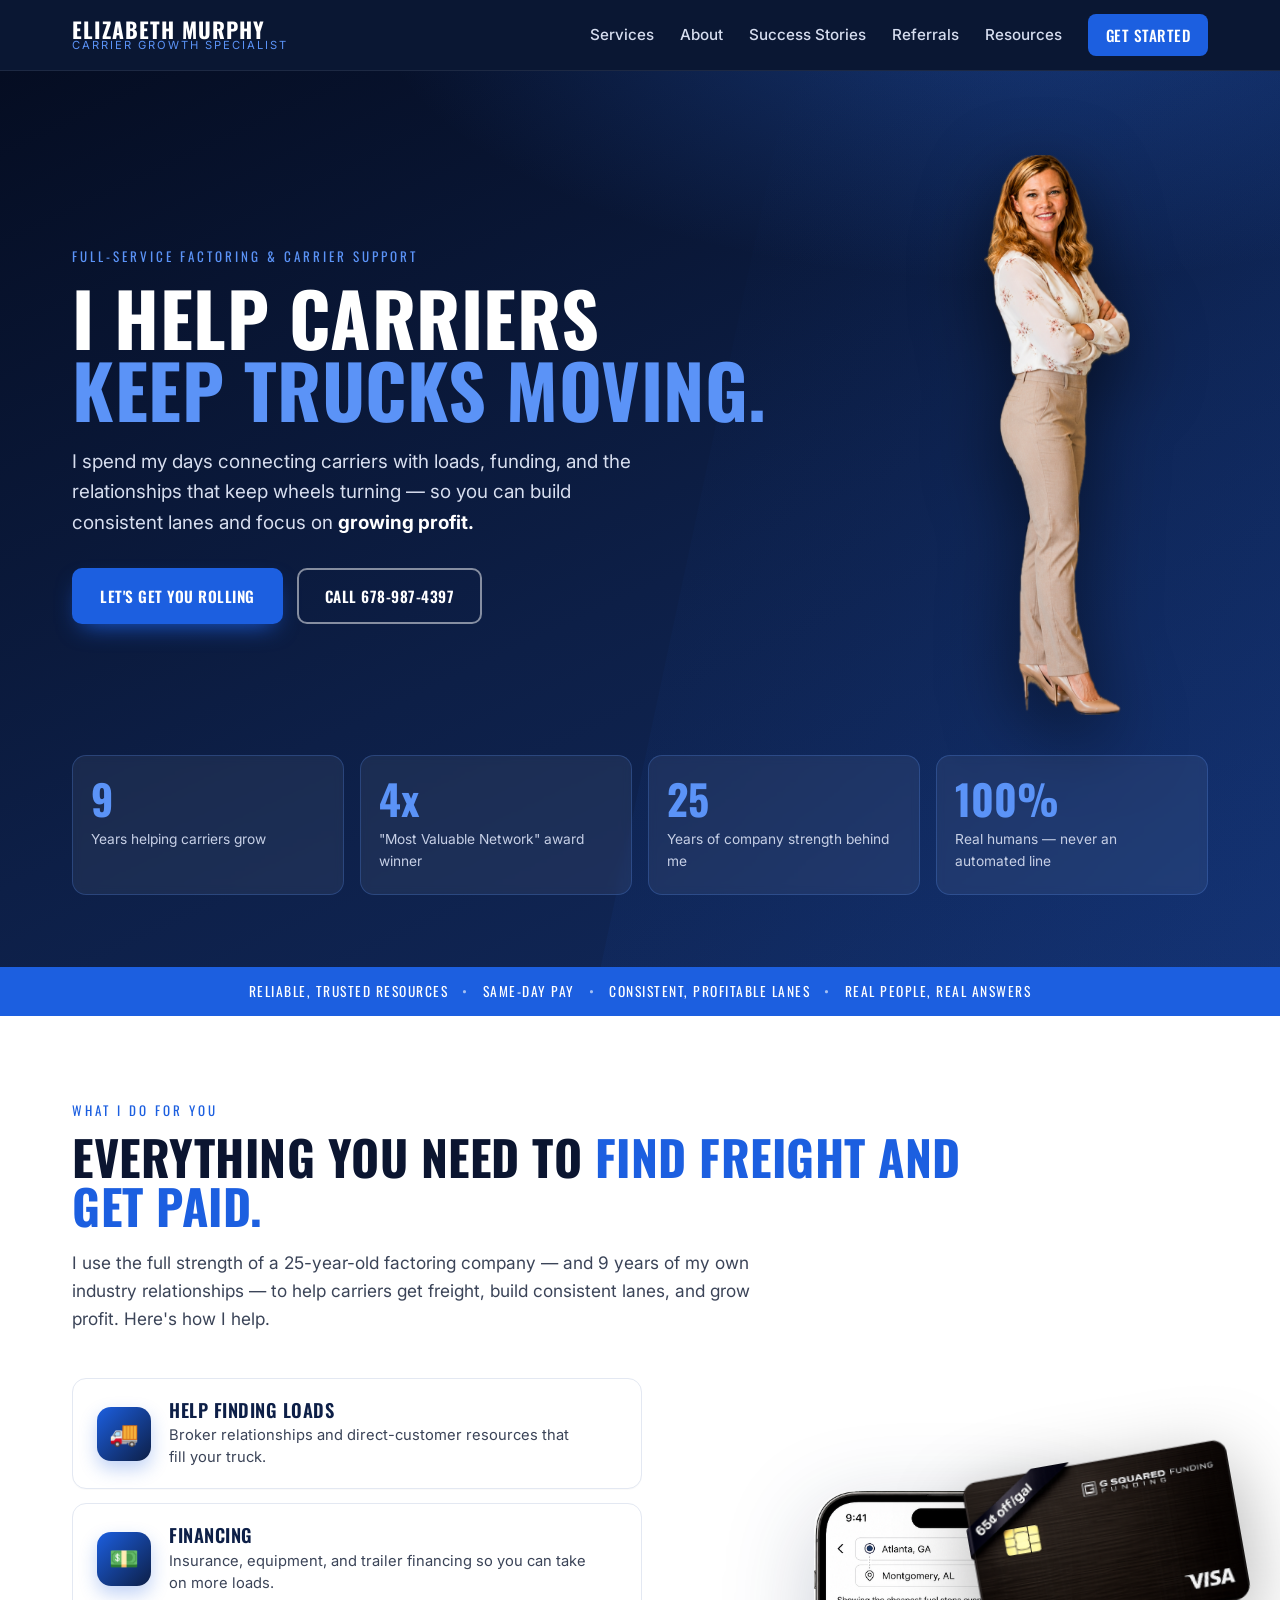
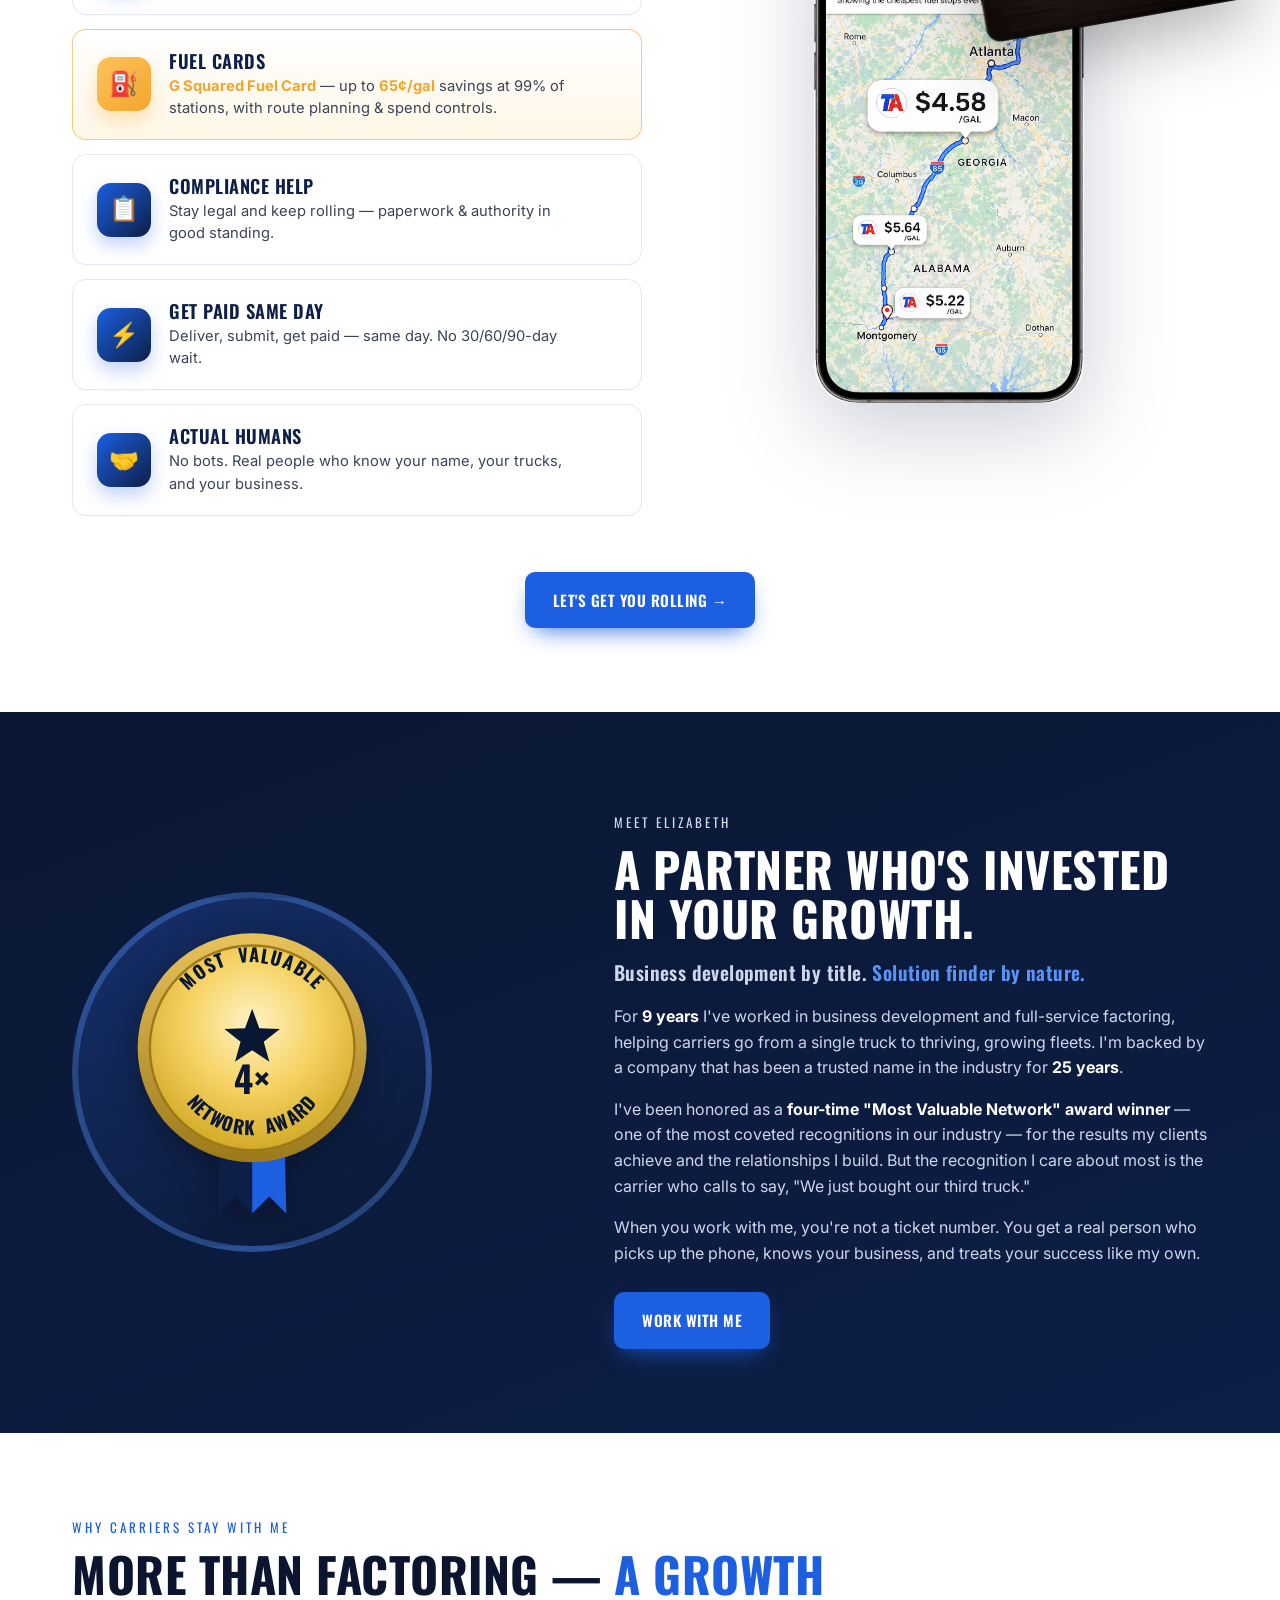
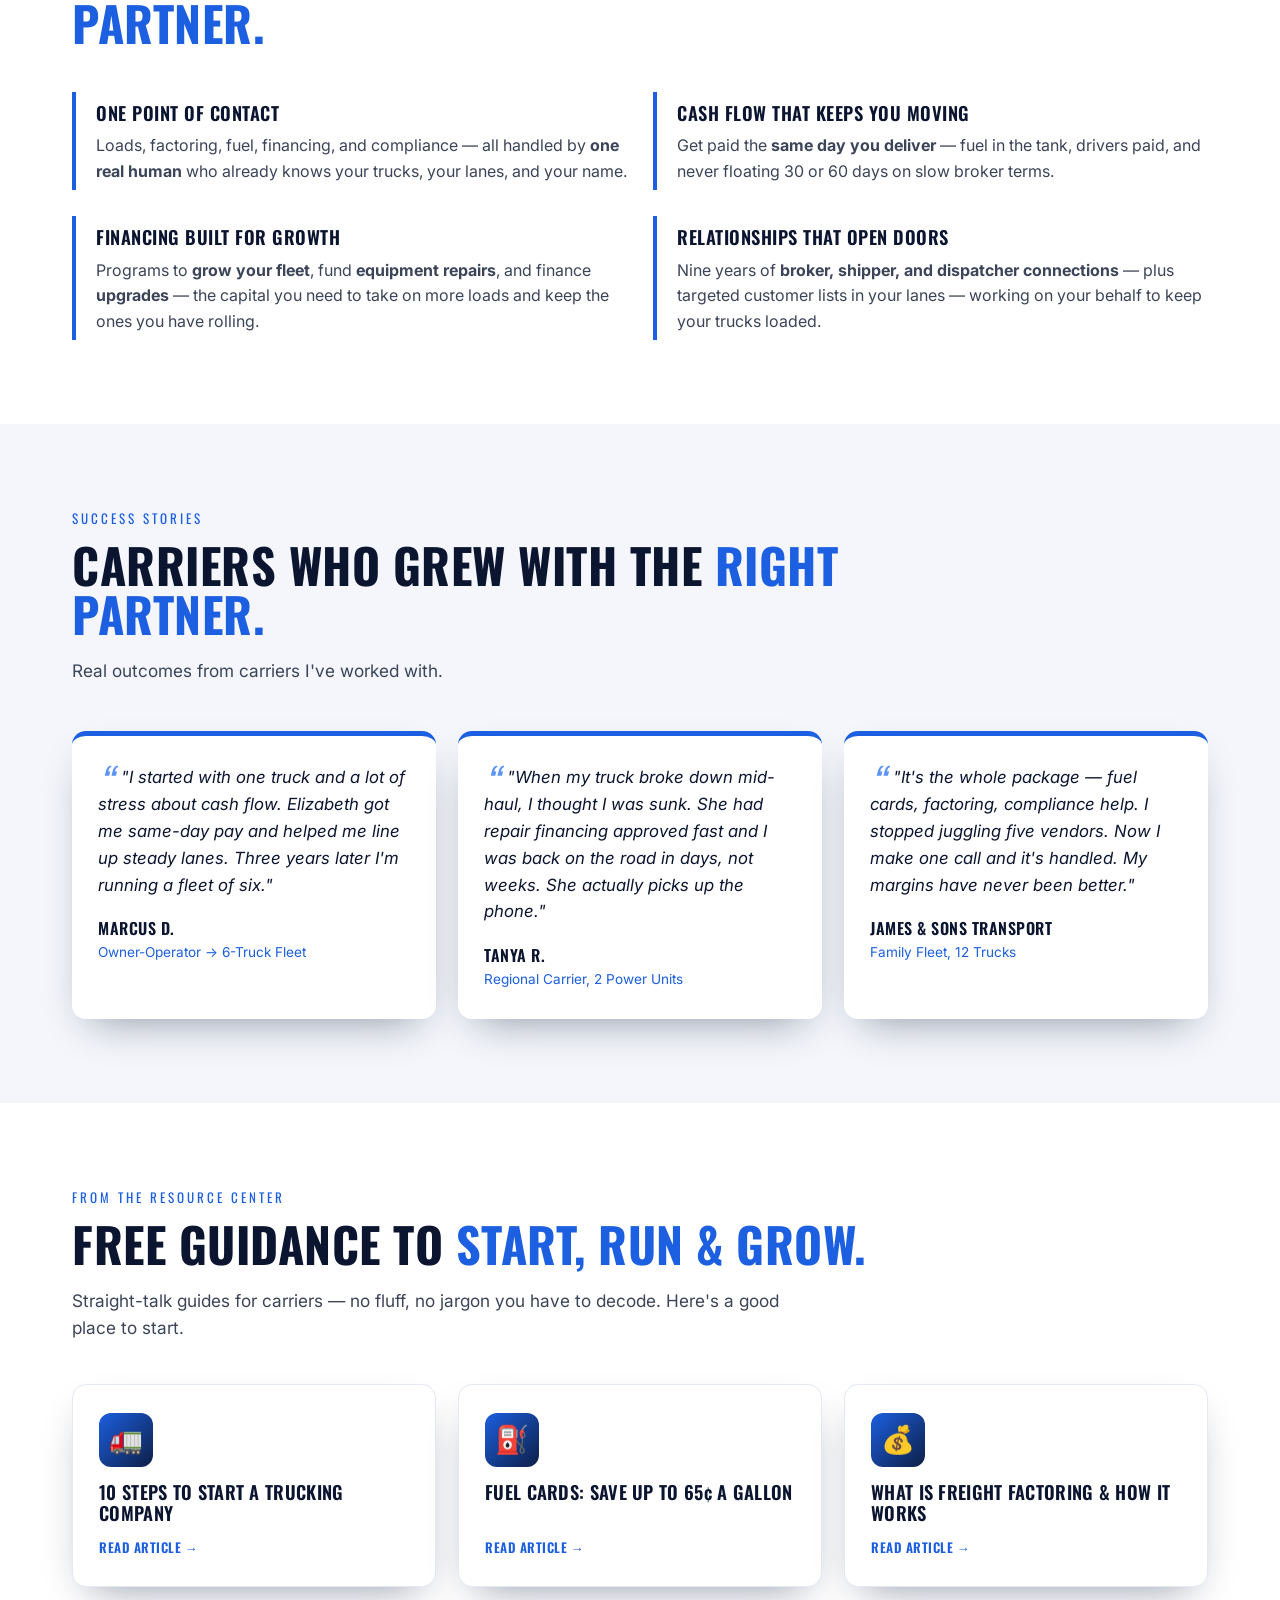
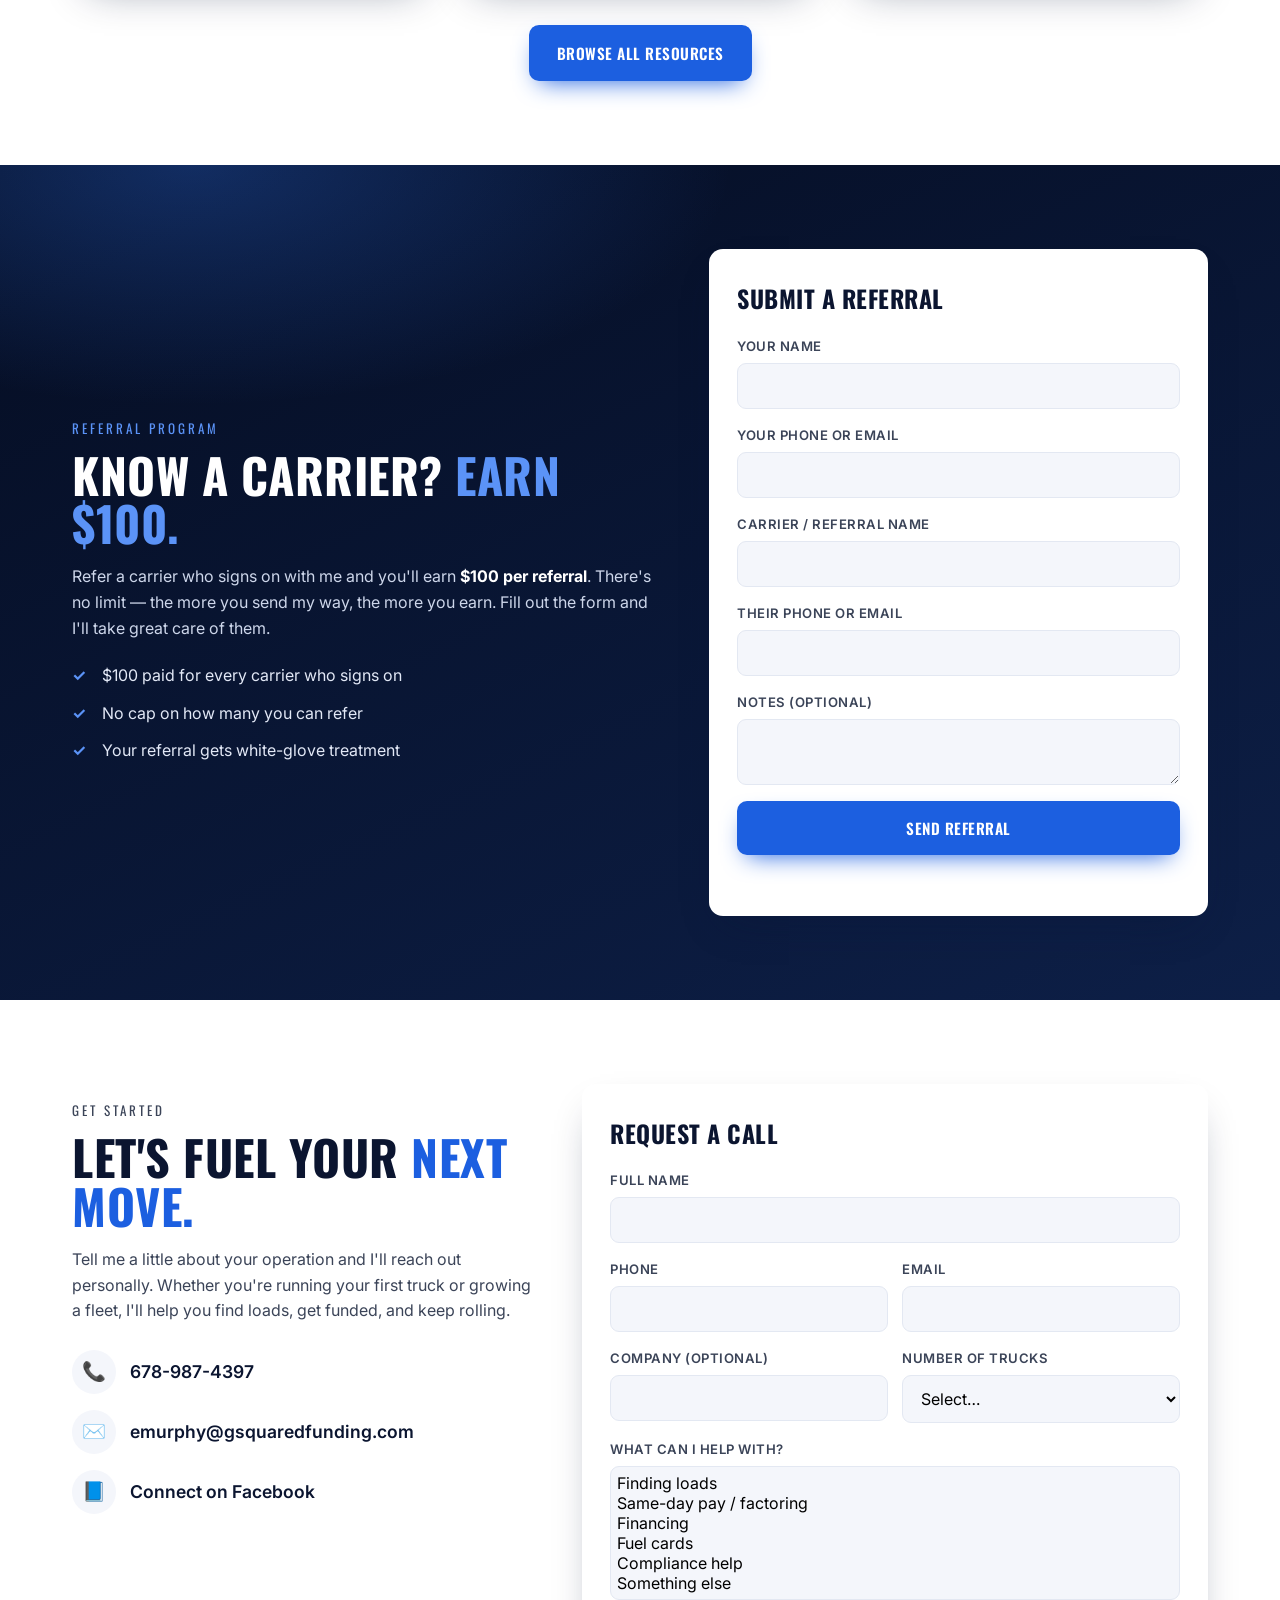
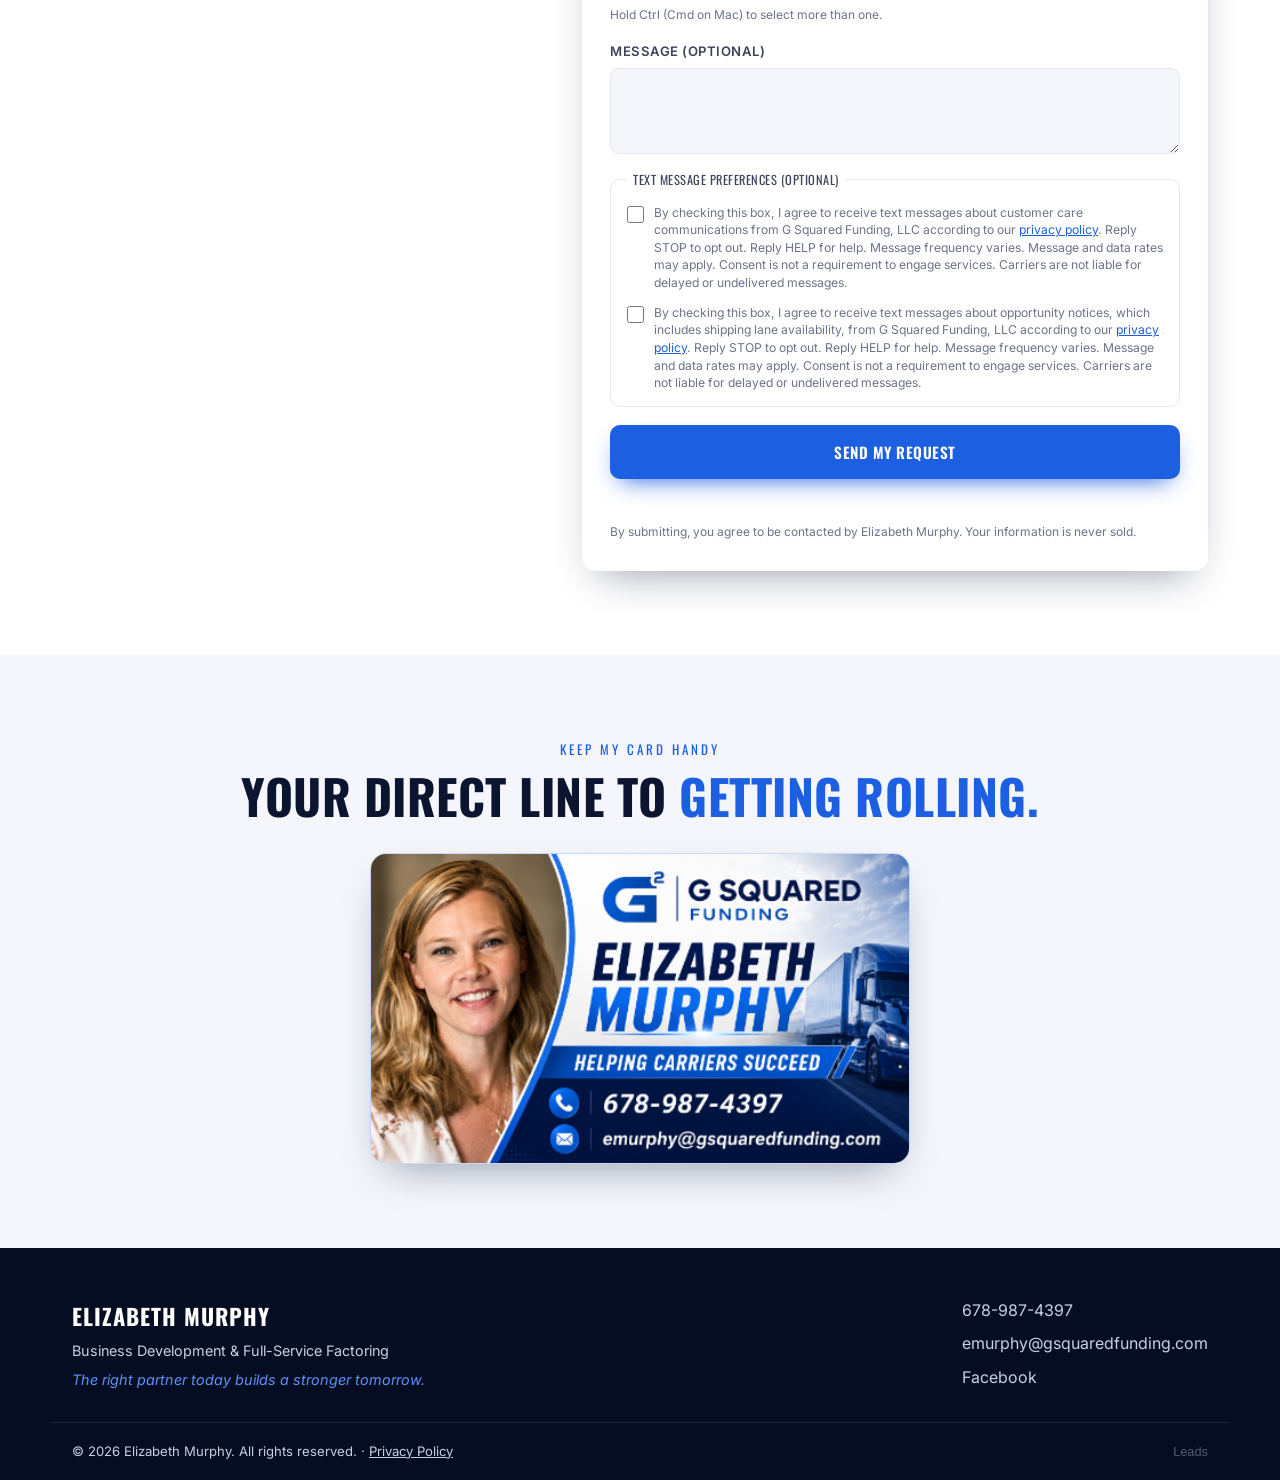
<file: index.html>
<!DOCTYPE html>
<html lang="en">
<head>
  <meta charset="UTF-8" />
  <meta name="viewport" content="width=device-width, initial-scale=1.0" />
  <title>Elizabeth Murphy | Helping Carriers Find Loads, Get Funded & Grow</title>
  <meta name="description" content="Elizabeth Murphy helps trucking carriers find loads, get financing, fuel cards, compliance help, and same-day pay through full-service factoring. 9 years of experience, real humans, real results." />
  <link rel="preconnect" href="https://fonts.googleapis.com" />
  <link rel="preconnect" href="https://fonts.gstatic.com" crossorigin />
  <link href="https://fonts.googleapis.com/css2?family=Oswald:wght@500;600;700&family=Inter:wght@400;500;600;700&display=swap" rel="stylesheet" />
  <link rel="stylesheet" href="styles.css" />
</head>
<body>

  <!-- ============ NAV ============ -->
  <header class="nav" id="top">
    <div class="container nav-inner">
      <a href="#top" class="brand">
        <span class="brand-name">ELIZABETH MURPHY</span>
        <span class="brand-sub">Carrier Growth Specialist</span>
      </a>
      <nav class="nav-links" id="navLinks">
        <a href="#services">Services</a>
        <a href="#about">About</a>
        <a href="#stories">Success Stories</a>
        <a href="#referral">Referrals</a>
        <a href="blog.html">Resources</a>
        <a href="get-started.html" class="nav-cta">Get Started</a>
      </nav>
      <a href="tel:6789874397" class="nav-phone">678-987-4397</a>
      <button class="nav-toggle" id="navToggle" aria-label="Toggle menu">
        <span></span><span></span><span></span>
      </button>
    </div>
  </header>

  <!-- ============ HERO ============ -->
  <section class="hero">
    <div class="hero-overlay"></div>
    <div class="container hero-inner">
      <div class="hero-copy">
        <p class="kicker">FULL-SERVICE FACTORING &amp; CARRIER SUPPORT</p>
        <h1>I HELP CARRIERS<br /><span class="hl">KEEP TRUCKS MOVING.</span></h1>
        <p class="hero-lead">
          I spend my days connecting carriers with loads, funding, and the
          relationships that keep wheels turning &mdash; so you can build
          consistent lanes and focus on <strong>growing profit.</strong>
        </p>
        <div class="hero-actions">
          <a href="get-started.html" class="btn btn-primary">Let's Get You Rolling</a>
          <a href="tel:6789874397" class="btn btn-ghost">Call 678-987-4397</a>
        </div>
      </div>

      <div class="hero-figure-wrap">
        <img class="hero-figure" src="liz-standing.png"
             alt="Elizabeth Murphy, Carrier Growth Specialist" />
      </div>

      <div class="hero-stats">
        <div class="stat">
          <span class="stat-num">9</span>
          <span class="stat-label">Years helping carriers grow</span>
        </div>
        <div class="stat">
          <span class="stat-num">4x</span>
          <span class="stat-label">"Most Valuable Network" award winner</span>
        </div>
        <div class="stat">
          <span class="stat-num">25</span>
          <span class="stat-label">Years of company strength behind me</span>
        </div>
        <div class="stat">
          <span class="stat-num">100%</span>
          <span class="stat-label">Real humans &mdash; never an automated line</span>
        </div>
      </div>
    </div>
  </section>

  <!-- ============ TRUST BAR ============ -->
  <div class="trustbar">
    <div class="container trustbar-inner">
      <span>RELIABLE, TRUSTED RESOURCES</span>
      <span class="dot">&bull;</span>
      <span>SAME-DAY PAY</span>
      <span class="dot">&bull;</span>
      <span>CONSISTENT, PROFITABLE LANES</span>
      <span class="dot">&bull;</span>
      <span>REAL PEOPLE, REAL ANSWERS</span>
    </div>
  </div>

  <!-- ============ SERVICES ============ -->
  <section class="section" id="services">
      <div class="container">
        <p class="section-kicker">WHAT I DO FOR YOU</p>
        <h2 class="section-title">Everything you need to <span class="hl">find freight and get paid.</span></h2>
        <p class="section-intro">
          I use the full strength of a 25-year-old factoring company &mdash; and
          9 years of my own industry relationships &mdash; to help carriers get
          freight, build consistent lanes, and grow profit. Here's how I help.
        </p>
  
        <div class="svc-row">
          <!-- LEFT: services as buttons -->
          <div class="svc-list">
            <a class="svc-btn" href="get-started.html">
              <span class="svc-ico">🚚</span>
              <span class="svc-lbl"><span class="svc-t">Help Finding Loads</span><span class="svc-s">Broker relationships and direct-customer resources that fill your truck.</span></span>
            </a>
            <a class="svc-btn" href="get-started.html">
              <span class="svc-ico">💵</span>
              <span class="svc-lbl"><span class="svc-t">Financing</span><span class="svc-s">Insurance, equipment, and trailer financing so you can take on more loads.</span></span>
            </a>
            <a class="svc-btn featured" href="blog-fuel-card-savings.html">
              <span class="svc-ico">⛽</span>
              <span class="svc-lbl"><span class="svc-t">Fuel Cards</span><span class="svc-s"><b>G Squared Fuel Card</b> &mdash; up to <b>65¢/gal</b> savings at 99% of stations, with route planning &amp; spend controls.</span></span>
            </a>
            <a class="svc-btn" href="get-started.html">
              <span class="svc-ico">📋</span>
              <span class="svc-lbl"><span class="svc-t">Compliance Help</span><span class="svc-s">Stay legal and keep rolling &mdash; paperwork &amp; authority in good standing.</span></span>
            </a>
            <a class="svc-btn" href="get-started.html">
              <span class="svc-ico">⚡</span>
              <span class="svc-lbl"><span class="svc-t">Get Paid Same Day</span><span class="svc-s">Deliver, submit, get paid &mdash; same day. No 30/60/90-day wait.</span></span>
            </a>
            <a class="svc-btn" href="get-started.html">
              <span class="svc-ico">🤝</span>
              <span class="svc-lbl"><span class="svc-t">Actual Humans</span><span class="svc-s">No bots. Real people who know your name, your trucks, and your business.</span></span>
            </a>
          </div>
  
          <!-- RIGHT: phone screenshot with the fuel card tilted on top-right corner -->
          <div class="svc-visual">
            <img class="svc-phone-img" src="gsq-fuel-phone.png" alt="Fuel Map app showing cheapest fuel stops along your route">
            <img class="svc-card-img"  src="gsq-fuel-card.png"  alt="G Squared Visa fuel card — 65¢ off per gallon">
          </div>
        </div>
  
        <div class="svc-cta-wrap">
          <a class="btn btn-primary" href="get-started.html">Let's Get You Rolling &rarr;</a>
        </div>
      </div>
    </section>

  <!-- ============ ABOUT ============ -->
  <section class="section section-dark" id="about">
    <div class="container about-grid">
      <div class="about-photo">
        <div class="about-photo-frame no-photo">
          <!-- Photo now lives in the hero; this frame shows the award medal -->
          <svg class="photo-medal" viewBox="0 0 220 240" role="img" aria-label="Four-time Most Valuable Network Award winner">
            <defs>
              <radialGradient id="goldFace" cx="50%" cy="38%" r="70%">
                <stop offset="0%" stop-color="#fff3c4" />
                <stop offset="45%" stop-color="#f6d365" />
                <stop offset="100%" stop-color="#caa017" />
              </radialGradient>
              <linearGradient id="goldRim" x1="0" y1="0" x2="0" y2="1">
                <stop offset="0%" stop-color="#e8c25a" />
                <stop offset="100%" stop-color="#9c7a1a" />
              </linearGradient>
              <path id="topArc" d="M40,100 A70,70 0 0 1 180,100" fill="none" />
              <path id="botArc" d="M42,104 A68,68 0 0 0 178,104" fill="none" />
            </defs>

            <!-- ribbon tails -->
            <polygon points="84,150 110,168 110,236 96,222 82,236" fill="#0d1f47" />
            <polygon points="136,150 110,168 110,236 124,222 138,236" fill="#1c5fe0" />

            <!-- medal body -->
            <circle cx="110" cy="100" r="94" fill="url(#goldRim)" />
            <circle cx="110" cy="100" r="84" fill="url(#goldFace)" stroke="#9c7a1a" stroke-width="2" />

            <!-- curved text -->
            <text class="medal-arc" fill="#0a1733">
              <textPath href="#topArc" startOffset="50%" text-anchor="middle">MOST&#160;&#160;VALUABLE</textPath>
            </text>
            <text class="medal-arc" fill="#0a1733">
              <textPath href="#botArc" startOffset="50%" text-anchor="middle">NETWORK&#160;&#160;AWARD</textPath>
            </text>

            <!-- star -->
            <path d="M110,68 L115.9,83.9 L132.8,84.6 L119.5,95.1 L124.1,111.4 L110,102 L95.9,111.4 L100.5,95.1 L87.2,84.6 L104.1,83.9 Z" fill="#0a1733" />

            <!-- count -->
            <text x="110" y="138" text-anchor="middle" class="medal-count" fill="#0a1733">4&#215;</text>
          </svg>
        </div>
        <div class="about-badge">
          <span class="badge-num">4&times;</span>
          <span class="badge-text">MOST VALUABLE<br />NETWORK AWARD</span>
        </div>
      </div>
      <div class="about-copy">
        <p class="section-kicker light">MEET ELIZABETH</p>
        <h2 class="section-title light">A partner who's invested in your growth.</h2>
        <p class="about-tagline">Business development by title. <span class="hl">Solution finder by nature.</span></p>
        <p>
          For <strong>9 years</strong> I've worked in business development and
          full-service factoring, helping carriers go from a single truck to
          thriving, growing fleets. I'm backed by a company that has been a
          trusted name in the industry for <strong>25 years</strong>.
        </p>
        <p>
          I've been honored as a <strong>four-time "Most Valuable Network"
          award winner</strong> &mdash; one of the most coveted recognitions in
          our industry &mdash; for the results my clients achieve and the
          relationships I build. But the recognition I care about most is the
          carrier who calls to say, "We just bought our third truck."
        </p>
        <p>
          When you work with me, you're not a ticket number. You get a real
          person who picks up the phone, knows your business, and treats your
          success like my own.
        </p>
        <a href="get-started.html" class="btn btn-primary">Work With Me</a>
      </div>
    </div>
  </section>

  <!-- ============ VALUE / WHY ============ -->
  <section class="section value">
    <div class="container">
      <p class="section-kicker">WHY CARRIERS STAY WITH ME</p>
      <h2 class="section-title">More than factoring &mdash; <span class="hl">a growth partner.</span></h2>
      <div class="value-grid">
        <div class="value-item">
          <h4>One point of contact</h4>
          <p>Loads, factoring, fuel, financing, and compliance &mdash; all handled by <strong>one real human</strong> who already knows your trucks, your lanes, and your name.</p>
        </div>
        <div class="value-item">
          <h4>Cash flow that keeps you moving</h4>
          <p>Get paid the <strong>same day you deliver</strong> &mdash; fuel in the tank, drivers paid, and never floating 30 or 60 days on slow broker terms.</p>
        </div>
        <div class="value-item">
          <h4>Financing built for growth</h4>
          <p>Programs to <strong>grow your fleet</strong>, fund <strong>equipment repairs</strong>, and finance <strong>upgrades</strong> &mdash; the capital you need to take on more loads and keep the ones you have rolling.</p>
        </div>
        <div class="value-item">
          <h4>Relationships that open doors</h4>
          <p>Nine years of <strong>broker, shipper, and dispatcher connections</strong> &mdash; plus targeted customer lists in your lanes &mdash; working on your behalf to keep your trucks loaded.</p>
        </div>
      </div>
    </div>
  </section>

  <!-- ============ SUCCESS STORIES ============ -->
  <section class="section section-tint" id="stories">
    <div class="container">
      <p class="section-kicker">SUCCESS STORIES</p>
      <h2 class="section-title">Carriers who grew with the <span class="hl">right partner.</span></h2>
      <p class="section-intro">
        Real outcomes from carriers I've worked with.
      </p>

      <div class="stories">
        <figure class="story">
          <blockquote>
            "I started with one truck and a lot of stress about cash flow.
            Elizabeth got me same-day pay and helped me line up steady lanes.
            Three years later I'm running a fleet of six."
          </blockquote>
          <figcaption>
            <span class="story-name">Marcus D.</span>
            <span class="story-role">Owner-Operator &rarr; 6-Truck Fleet</span>
          </figcaption>
        </figure>

        <figure class="story">
          <blockquote>
            "When my truck broke down mid-haul, I thought I was sunk. She had
            repair financing approved fast and I was back on the road in days,
            not weeks. She actually picks up the phone."
          </blockquote>
          <figcaption>
            <span class="story-name">Tanya R.</span>
            <span class="story-role">Regional Carrier, 2 Power Units</span>
          </figcaption>
        </figure>

        <figure class="story">
          <blockquote>
            "It's the whole package &mdash; fuel cards, factoring, compliance
            help. I stopped juggling five vendors. Now I make one call and it's
            handled. My margins have never been better."
          </blockquote>
          <figcaption>
            <span class="story-name">James &amp; Sons Transport</span>
            <span class="story-role">Family Fleet, 12 Trucks</span>
          </figcaption>
        </figure>
      </div>
    </div>
  </section>

  <!-- ============ RESOURCE TEASER ============ -->
  <section class="section">
    <div class="container">
      <p class="section-kicker">FROM THE RESOURCE CENTER</p>
      <h2 class="section-title">Free guidance to <span class="hl">start, run &amp; grow.</span></h2>
      <p class="section-intro">
        Straight-talk guides for carriers &mdash; no fluff, no jargon you have to decode.
        Here's a good place to start.
      </p>
      <div class="teaser-grid">
        <a class="teaser-card" href="blog-10-steps-to-start-a-trucking-company.html">
          <span class="teaser-icon">🚛</span>
          <h3>10 Steps to Start a Trucking Company</h3>
          <span class="readmore">Read article &rarr;</span>
        </a>
        <a class="teaser-card" href="blog-fuel-card-savings.html">
          <span class="teaser-icon">⛽</span>
          <h3>Fuel Cards: Save Up to 65&cent; a Gallon</h3>
          <span class="readmore">Read article &rarr;</span>
        </a>
        <a class="teaser-card" href="blog-what-is-freight-factoring.html">
          <span class="teaser-icon">💰</span>
          <h3>What Is Freight Factoring &amp; How It Works</h3>
          <span class="readmore">Read article &rarr;</span>
        </a>
      </div>
      <div class="teaser-cta">
        <a href="blog.html" class="btn btn-primary">Browse All Resources</a>
      </div>
    </div>
  </section>

  <!-- ============ REFERRAL ============ -->
  <section class="section section-cta" id="referral">
    <div class="container referral-inner">
      <div class="referral-copy">
        <p class="section-kicker light">REFERRAL PROGRAM</p>
        <h2 class="section-title light">Know a carrier? <span class="hl-light">Earn $100.</span></h2>
        <p>
          Refer a carrier who signs on with me and you'll earn
          <strong>$100 per referral</strong>. There's no limit &mdash; the more
          you send my way, the more you earn. Fill out the form and I'll take
          great care of them.
        </p>
        <ul class="referral-points">
          <li>$100 paid for every carrier who signs on</li>
          <li>No cap on how many you can refer</li>
          <li>Your referral gets white-glove treatment</li>
        </ul>
      </div>
      <form class="lead-form referral-form" id="referralForm" novalidate>
        <h3>Submit a Referral</h3>
        <div class="field">
          <label for="ref-yourname">Your Name</label>
          <input type="text" id="ref-yourname" name="yourName" required />
        </div>
        <div class="field">
          <label for="ref-yourcontact">Your Phone or Email</label>
          <input type="text" id="ref-yourcontact" name="yourContact" required />
        </div>
        <div class="field">
          <label for="ref-carrier">Carrier / Referral Name</label>
          <input type="text" id="ref-carrier" name="carrierName" required />
        </div>
        <div class="field">
          <label for="ref-carriercontact">Their Phone or Email</label>
          <input type="text" id="ref-carriercontact" name="carrierContact" required />
        </div>
        <div class="field">
          <label for="ref-notes">Notes (optional)</label>
          <textarea id="ref-notes" name="notes" rows="2"></textarea>
        </div>
        <button type="submit" class="btn btn-primary btn-block">Send Referral</button>
        <p class="form-status" id="referralStatus" role="status"></p>
      </form>
    </div>
  </section>

  <!-- ============ CONTACT / LEAD FORM ============ -->
  <section class="section" id="contact">
    <div class="container contact-grid">
      <div class="contact-copy">
        <p class="section-kicker">GET STARTED</p>
        <h2 class="section-title">Let's fuel your <span class="hl">next move.</span></h2>
        <p>
          Tell me a little about your operation and I'll reach out personally.
          Whether you're running your first truck or growing a fleet, I'll help
          you find loads, get funded, and keep rolling.
        </p>
        <ul class="contact-list">
          <li>
            <span class="ci">📞</span>
            <a href="tel:6789874397">678-987-4397</a>
          </li>
          <li>
            <span class="ci">✉️</span>
            <a href="mailto:emurphy@gsquaredfunding.com">emurphy@gsquaredfunding.com</a>
          </li>
          <li>
            <span class="ci">📘</span>
            <a href="https://www.facebook.com/profile.php?id=61589922279797" target="_blank" rel="noopener">Connect on Facebook</a>
          </li>
        </ul>
      </div>

      <form class="lead-form" id="leadForm" novalidate>
        <h3>Request a Call</h3>
        <div class="field">
          <label for="name">Full Name</label>
          <input type="text" id="name" name="name" required />
        </div>
        <div class="row">
          <div class="field">
            <label for="phone">Phone</label>
            <input type="tel" id="phone" name="phone" required />
          </div>
          <div class="field">
            <label for="email">Email</label>
            <input type="email" id="email" name="email" />
          </div>
        </div>
        <div class="row">
          <div class="field">
            <label for="company">Company (optional)</label>
            <input type="text" id="company" name="company" />
          </div>
          <div class="field">
            <label for="trucks">Number of Trucks</label>
            <select id="trucks" name="trucks">
              <option value="">Select…</option>
              <option>1</option>
              <option>2–5</option>
              <option>6–15</option>
              <option>16+</option>
            </select>
          </div>
        </div>
        <div class="field">
          <label for="interest">What can I help with?</label>
          <select id="interest" name="interest" multiple size="6" class="multi">
            <option>Finding loads</option>
            <option>Same-day pay / factoring</option>
            <option>Financing</option>
            <option>Fuel cards</option>
            <option>Compliance help</option>
            <option>Something else</option>
          </select>
          <small class="hint">Hold Ctrl (Cmd on Mac) to select more than one.</small>
        </div>
        <div class="field">
          <label for="message">Message (optional)</label>
          <textarea id="message" name="message" rows="3"></textarea>
        </div>

        <fieldset class="consent">
          <legend>Text message preferences (optional)</legend>
          <label class="consent-item">
            <input type="checkbox" name="smsCustomerCare" value="Yes" />
            <span>By checking this box, I agree to receive text messages about customer care
            communications from G Squared Funding, LLC according to our
            <a href="https://gsquaredfunding.com/privacy-policy" target="_blank" rel="noopener">privacy policy</a>.
            Reply STOP to opt out. Reply HELP for help. Message frequency varies. Message and data
            rates may apply. Consent is not a requirement to engage services. Carriers are not liable
            for delayed or undelivered messages.</span>
          </label>
          <label class="consent-item">
            <input type="checkbox" name="smsOpportunityNotices" value="Yes" />
            <span>By checking this box, I agree to receive text messages about opportunity notices,
            which includes shipping lane availability, from G Squared Funding, LLC according to our
            <a href="https://gsquaredfunding.com/privacy-policy" target="_blank" rel="noopener">privacy policy</a>.
            Reply STOP to opt out. Reply HELP for help. Message frequency varies. Message and data
            rates may apply. Consent is not a requirement to engage services. Carriers are not liable
            for delayed or undelivered messages.</span>
          </label>
        </fieldset>

        <button type="submit" class="btn btn-primary btn-block">Send My Request</button>
        <p class="form-status" id="leadStatus" role="status"></p>
        <p class="form-fineprint">By submitting, you agree to be contacted by Elizabeth Murphy. Your information is never sold.</p>
      </form>
    </div>
  </section>

  <!-- ============ BUSINESS CARD ============ -->
  <section class="section section-tint cardstrip">
    <div class="container cardstrip-inner">
      <p class="section-kicker">KEEP MY CARD HANDY</p>
      <h2 class="section-title">Your direct line to <span class="hl">getting rolling.</span></h2>
      <img class="business-card" src="business-card.png"
           alt="Elizabeth Murphy, G Squared Funding — Helping Carriers Succeed. Call 678-987-4397 or email emurphy@gsquaredfunding.com" />
    </div>
  </section>

  <!-- ============ FOOTER ============ -->
  <footer class="footer">
    <div class="container footer-inner">
      <div class="footer-brand">
        <span class="brand-name">ELIZABETH MURPHY</span>
        <p>Business Development &amp; Full-Service Factoring</p>
        <p class="footer-tag">The right partner today builds a stronger tomorrow.</p>
      </div>
      <div class="footer-contact">
        <a href="tel:6789874397">678-987-4397</a>
        <a href="mailto:emurphy@gsquaredfunding.com">emurphy@gsquaredfunding.com</a>
        <a href="https://www.facebook.com/profile.php?id=61589922279797" target="_blank" rel="noopener">Facebook</a>
      </div>
    </div>
    <div class="footer-bottom container">
      <span>&copy; <span id="year"></span> Elizabeth Murphy. All rights reserved. &middot; <a href="https://gsquaredfunding.com/privacy-policy" target="_blank" rel="noopener" class="footer-privacy">Privacy Policy</a></span>
      <button id="adminLink" class="admin-link" title="View captured leads">Leads</button>
    </div>
  </footer>

  <!-- ============ ADMIN MODAL (lead viewer) ============ -->
  <div class="modal" id="adminModal" hidden>
    <div class="modal-box">
      <button class="modal-close" id="adminClose" aria-label="Close">&times;</button>
      <h3>Captured Leads <span id="leadCount" class="count"></span></h3>
      <p class="modal-hint">Stored in this browser only. Export to keep a permanent copy.</p>
      <div class="modal-actions">
        <button class="btn btn-small" id="exportCsv">Export CSV</button>
        <button class="btn btn-small btn-danger" id="clearLeads">Clear All</button>
      </div>
      <div class="leads-table-wrap">
        <table class="leads-table" id="leadsTable"></table>
      </div>
    </div>
  </div>

  <a href="tel:6789874397" class="fab-call" aria-label="Call Elizabeth">📞</a>

  <script src="script.js"></script>
</body>
</html>
</file>
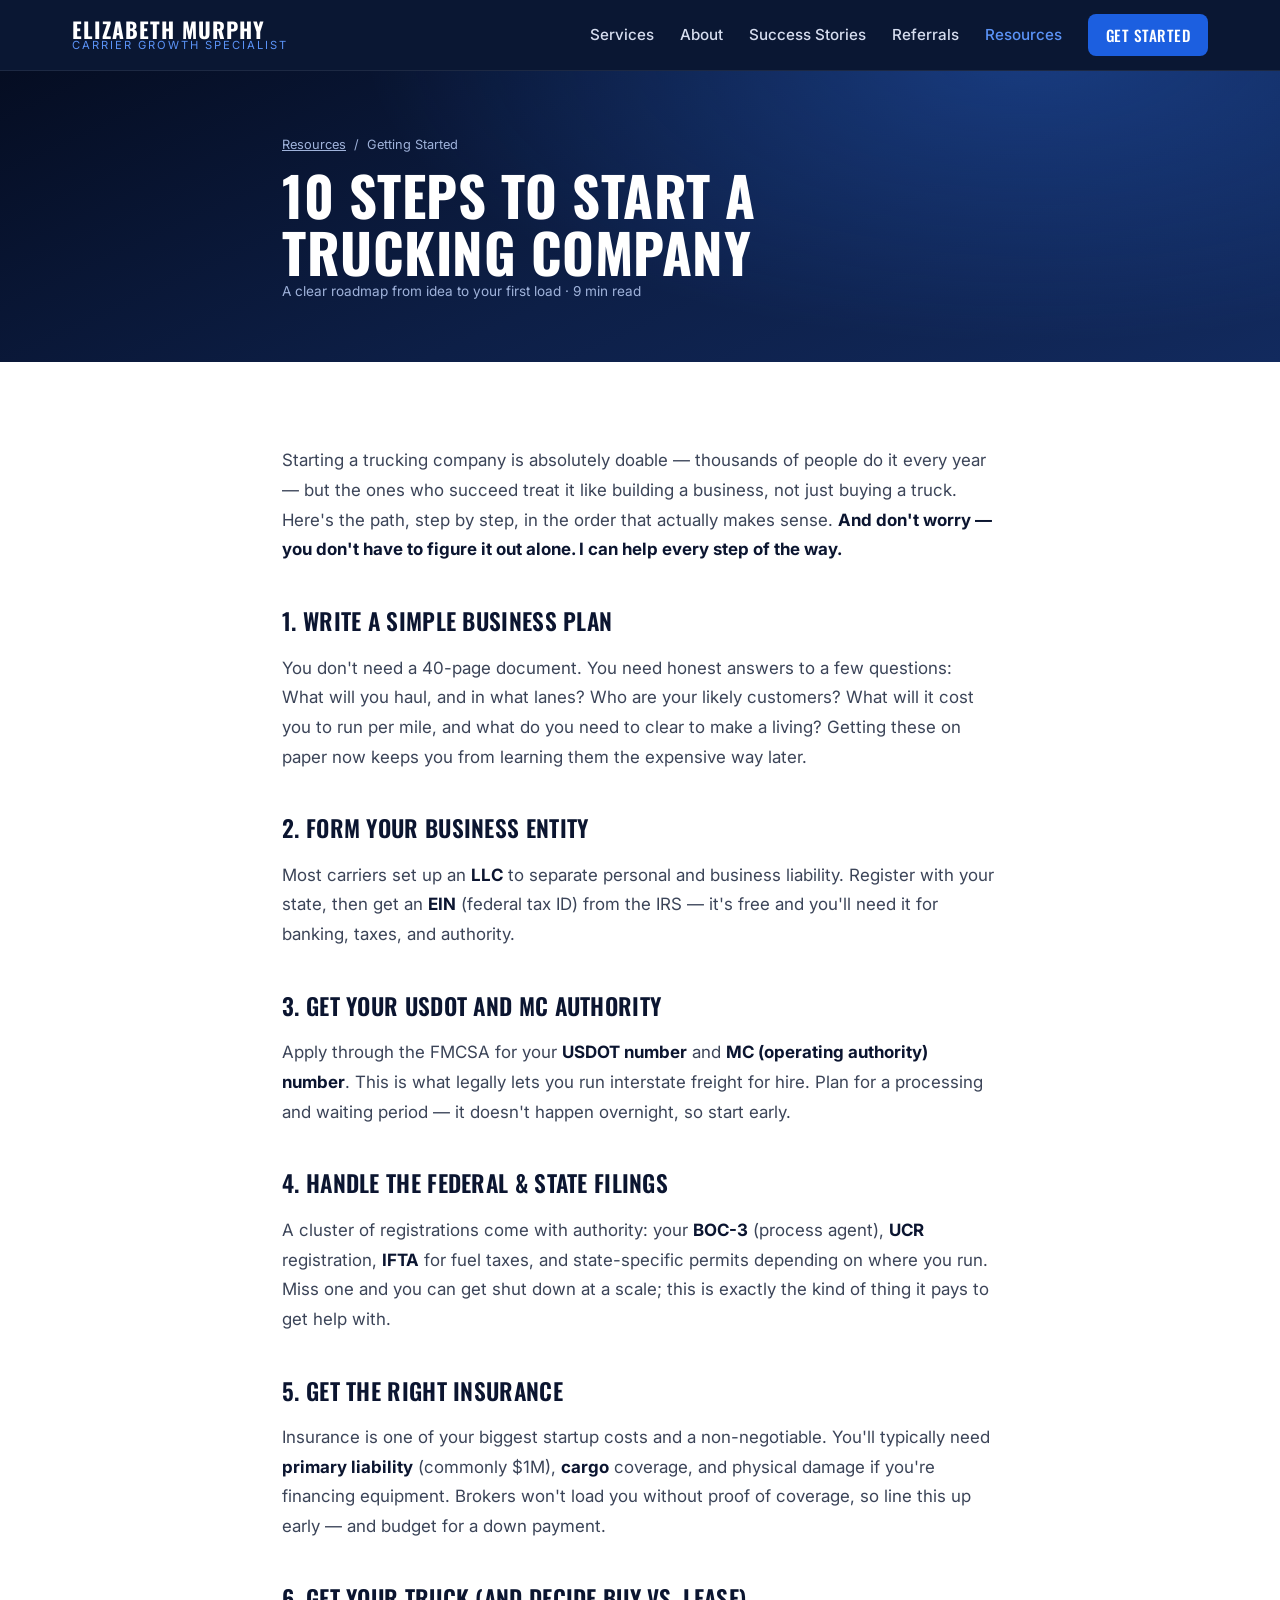
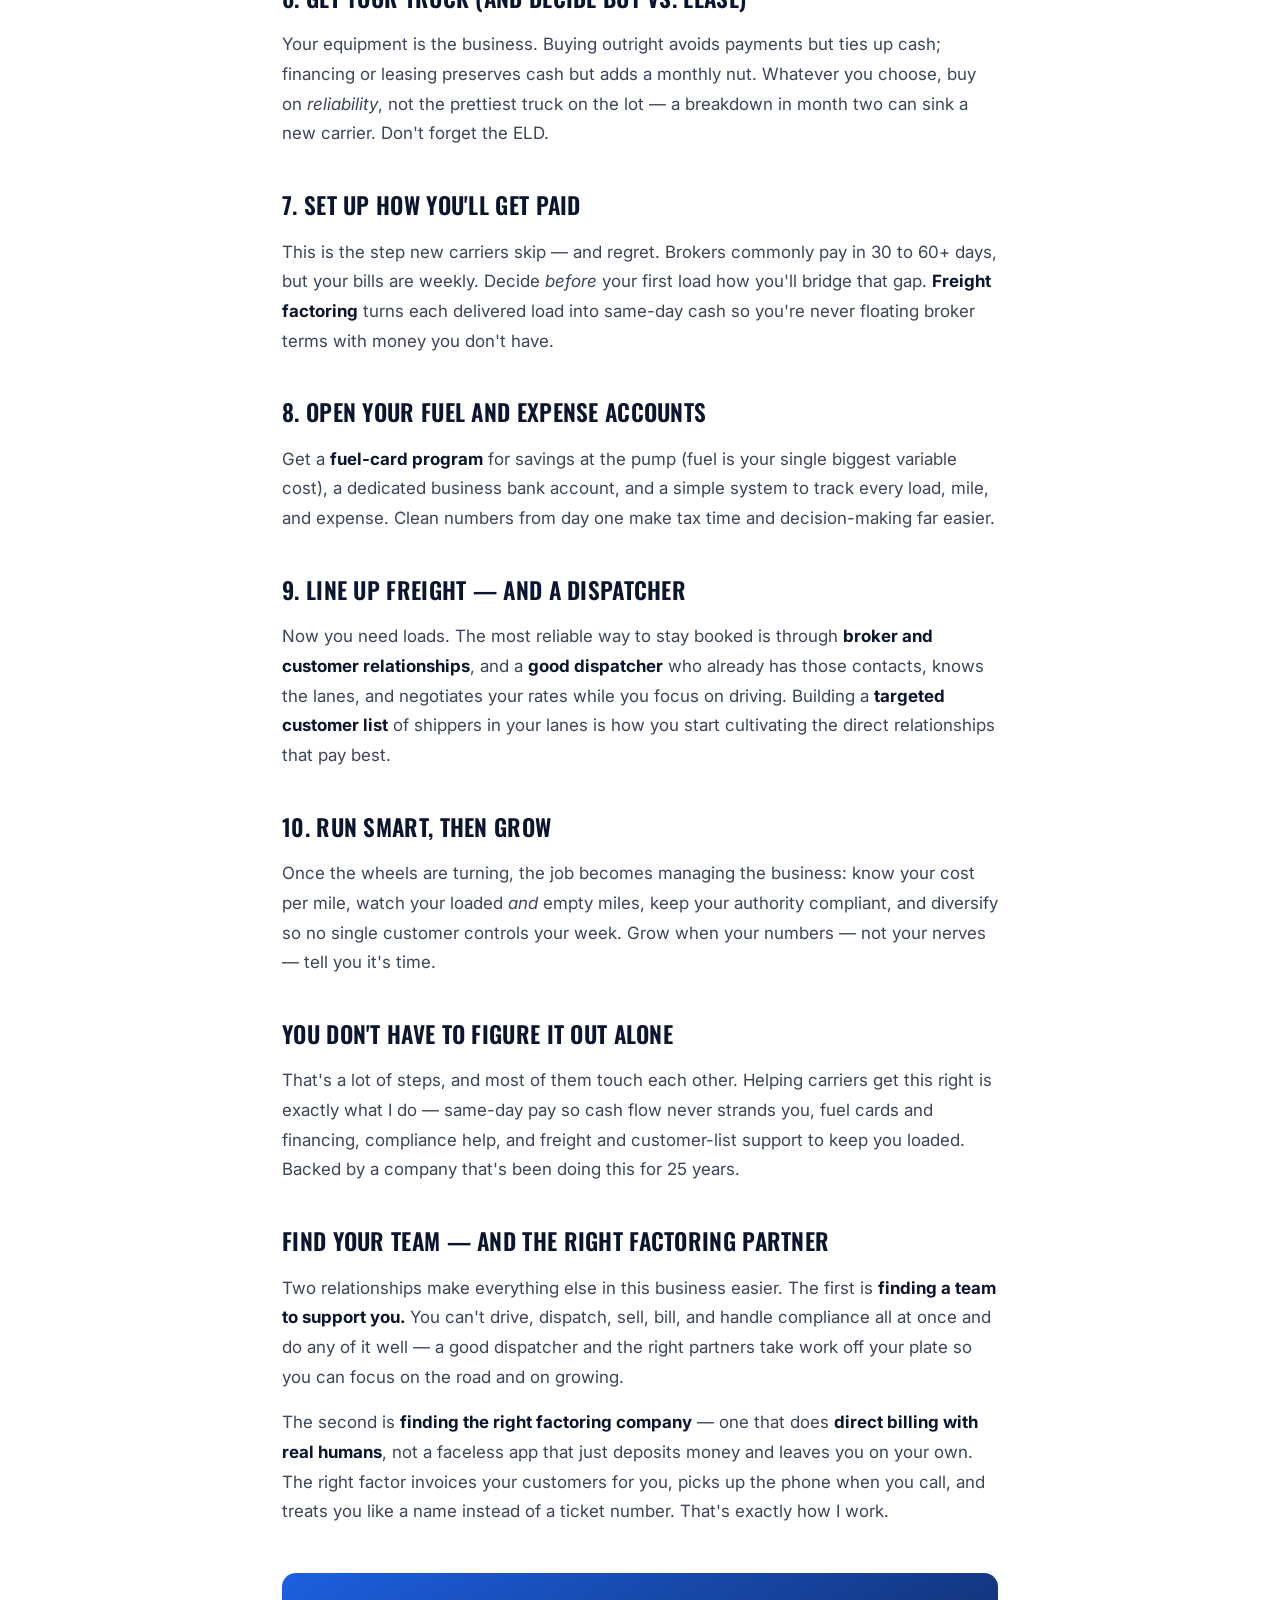
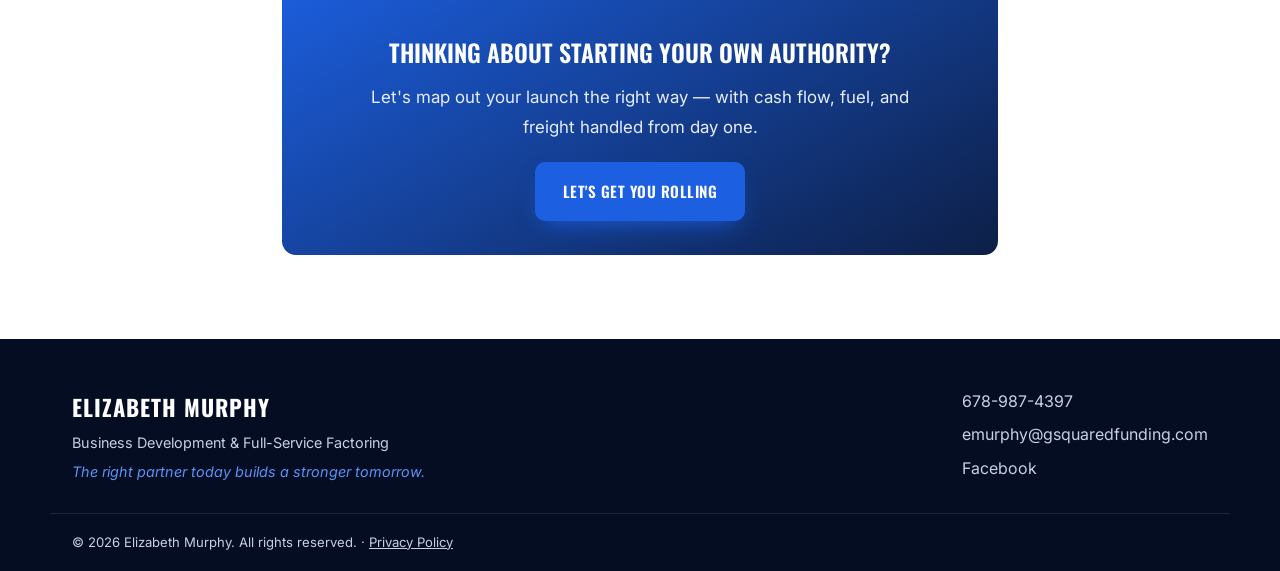
<file: blog-10-steps-to-start-a-trucking-company.html>
<!DOCTYPE html>
<html lang="en">
<head>
  <meta charset="UTF-8" />
  <meta name="viewport" content="width=device-width, initial-scale=1.0" />
  <title>10 Steps to Start a Trucking Company | Elizabeth Murphy</title>
  <meta name="description" content="A clear, ten-step roadmap to starting your own trucking company — from business setup and authority to insurance, equipment, cash flow, and your first loads." />
  <link rel="preconnect" href="https://fonts.googleapis.com" />
  <link rel="preconnect" href="https://fonts.gstatic.com" crossorigin />
  <link href="https://fonts.googleapis.com/css2?family=Oswald:wght@500;600;700&family=Inter:wght@400;500;600;700&display=swap" rel="stylesheet" />
  <link rel="stylesheet" href="styles.css" />
</head>
<body>

  <header class="nav" id="top">
    <div class="container nav-inner">
      <a href="index.html" class="brand">
        <span class="brand-name">ELIZABETH MURPHY</span>
        <span class="brand-sub">Carrier Growth Specialist</span>
      </a>
      <nav class="nav-links" id="navLinks">
        <a href="index.html#services">Services</a>
        <a href="index.html#about">About</a>
        <a href="index.html#stories">Success Stories</a>
        <a href="index.html#referral">Referrals</a>
        <a href="blog.html" class="active">Resources</a>
        <a href="get-started.html" class="nav-cta">Get Started</a>
      </nav>
      <a href="tel:6789874397" class="nav-phone">678-987-4397</a>
      <button class="nav-toggle" id="navToggle" aria-label="Toggle menu">
        <span></span><span></span><span></span>
      </button>
    </div>
  </header>

  <section class="page-hero">
    <div class="container post-wrap">
      <p class="crumb"><a href="blog.html">Resources</a> &nbsp;/&nbsp; Getting Started</p>
      <h1>10 steps to start a trucking company</h1>
      <p class="post-meta" style="color:#9fb2da;">A clear roadmap from idea to your first load &middot; 9 min read</p>
    </div>
  </section>

  <section class="section">
    <div class="container post-wrap">
      <div class="prose">

        <p>
          Starting a trucking company is absolutely doable &mdash; thousands of people do it
          every year &mdash; but the ones who succeed treat it like building a business, not
          just buying a truck. Here's the path, step by step, in the order that actually
          makes sense. <strong>And don't worry &mdash; you don't have to figure it out alone.
          I can help every step of the way.</strong>
        </p>

        <h2>1. Write a simple business plan</h2>
        <p>
          You don't need a 40-page document. You need honest answers to a few questions: What
          will you haul, and in what lanes? Who are your likely customers? What will it cost
          you to run per mile, and what do you need to clear to make a living? Getting these
          on paper now keeps you from learning them the expensive way later.
        </p>

        <h2>2. Form your business entity</h2>
        <p>
          Most carriers set up an <strong>LLC</strong> to separate personal and business
          liability. Register with your state, then get an <strong>EIN</strong> (federal tax
          ID) from the IRS &mdash; it's free and you'll need it for banking, taxes, and
          authority.
        </p>

        <h2>3. Get your USDOT and MC authority</h2>
        <p>
          Apply through the FMCSA for your <strong>USDOT number</strong> and
          <strong>MC (operating authority) number</strong>. This is what legally lets you run
          interstate freight for hire. Plan for a processing and waiting period &mdash; it
          doesn't happen overnight, so start early.
        </p>

        <h2>4. Handle the federal &amp; state filings</h2>
        <p>
          A cluster of registrations come with authority: your <strong>BOC-3</strong> (process
          agent), <strong>UCR</strong> registration, <strong>IFTA</strong> for fuel taxes, and
          state-specific permits depending on where you run. Miss one and you can get shut down
          at a scale; this is exactly the kind of thing it pays to get help with.
        </p>

        <h2>5. Get the right insurance</h2>
        <p>
          Insurance is one of your biggest startup costs and a non-negotiable. You'll typically
          need <strong>primary liability</strong> (commonly $1M), <strong>cargo</strong>
          coverage, and physical damage if you're financing equipment. Brokers won't load you
          without proof of coverage, so line this up early &mdash; and budget for a down
          payment.
        </p>

        <h2>6. Get your truck (and decide buy vs. lease)</h2>
        <p>
          Your equipment is the business. Buying outright avoids payments but ties up cash;
          financing or leasing preserves cash but adds a monthly nut. Whatever you choose, buy
          on <em>reliability</em>, not the prettiest truck on the lot &mdash; a breakdown in
          month two can sink a new carrier. Don't forget the ELD.
        </p>

        <h2>7. Set up how you'll get paid</h2>
        <p>
          This is the step new carriers skip &mdash; and regret. Brokers commonly pay in 30 to
          60+ days, but your bills are weekly. Decide <em>before</em> your first load how you'll
          bridge that gap. <strong>Freight factoring</strong> turns each delivered load into
          same-day cash so you're never floating broker terms with money you don't have.
        </p>

        <h2>8. Open your fuel and expense accounts</h2>
        <p>
          Get a <strong>fuel-card program</strong> for savings at the pump (fuel is your single
          biggest variable cost), a dedicated business bank account, and a simple system to
          track every load, mile, and expense. Clean numbers from day one make tax time and
          decision-making far easier.
        </p>

        <h2>9. Line up freight &mdash; and a dispatcher</h2>
        <p>
          Now you need loads. The most reliable way to stay booked is through
          <strong>broker and customer relationships</strong>, and a <strong>good dispatcher</strong>
          who already has those contacts, knows the lanes, and negotiates your rates while you
          focus on driving. Building a <strong>targeted customer list</strong> of shippers in
          your lanes is how you start cultivating the direct relationships that pay best.
        </p>

        <h2>10. Run smart, then grow</h2>
        <p>
          Once the wheels are turning, the job becomes managing the business: know your cost per
          mile, watch your loaded <em>and</em> empty miles, keep your authority compliant, and
          diversify so no single customer controls your week. Grow when your numbers &mdash; not
          your nerves &mdash; tell you it's time.
        </p>

        <h2>You don't have to figure it out alone</h2>
        <p>
          That's a lot of steps, and most of them touch each other. Helping carriers get this
          right is exactly what I do &mdash; same-day pay so cash flow never strands you, fuel
          cards and financing, compliance help, and freight and customer-list support to keep
          you loaded. Backed by a company that's been doing this for 25 years.
        </p>

        <h2>Find your team &mdash; and the right factoring partner</h2>
        <p>
          Two relationships make everything else in this business easier. The first is
          <strong>finding a team to support you.</strong> You can't drive, dispatch, sell,
          bill, and handle compliance all at once and do any of it well &mdash; a good
          dispatcher and the right partners take work off your plate so you can focus on the
          road and on growing.
        </p>
        <p>
          The second is <strong>finding the right factoring company</strong> &mdash; one that
          does <strong>direct billing with real humans</strong>, not a faceless app that just
          deposits money and leaves you on your own. The right factor invoices your customers
          for you, picks up the phone when you call, and treats you like a name instead of a
          ticket number. That's exactly how I work.
        </p>

        <div class="post-cta">
          <h3>Thinking about starting your own authority?</h3>
          <p>Let's map out your launch the right way &mdash; with cash flow, fuel, and freight handled from day one.</p>
          <a href="get-started.html" class="btn btn-primary">Let's Get You Rolling</a>
        </div>

      </div>
    </div>
  </section>

  <footer class="footer">
    <div class="container footer-inner">
      <div class="footer-brand">
        <span class="brand-name">ELIZABETH MURPHY</span>
        <p>Business Development &amp; Full-Service Factoring</p>
        <p class="footer-tag">The right partner today builds a stronger tomorrow.</p>
      </div>
      <div class="footer-contact">
        <a href="tel:6789874397">678-987-4397</a>
        <a href="mailto:emurphy@gsquaredfunding.com">emurphy@gsquaredfunding.com</a>
        <a href="https://www.facebook.com/profile.php?id=61589922279797" target="_blank" rel="noopener">Facebook</a>
      </div>
    </div>
    <div class="footer-bottom container">
      <span>&copy; <span id="year"></span> Elizabeth Murphy. All rights reserved. &middot; <a href="https://gsquaredfunding.com/privacy-policy" target="_blank" rel="noopener" class="footer-privacy">Privacy Policy</a></span>
    </div>
  </footer>

  <a href="tel:6789874397" class="fab-call" aria-label="Call Elizabeth">📞</a>
  <script src="script.js"></script>
</body>
</html>
</file>
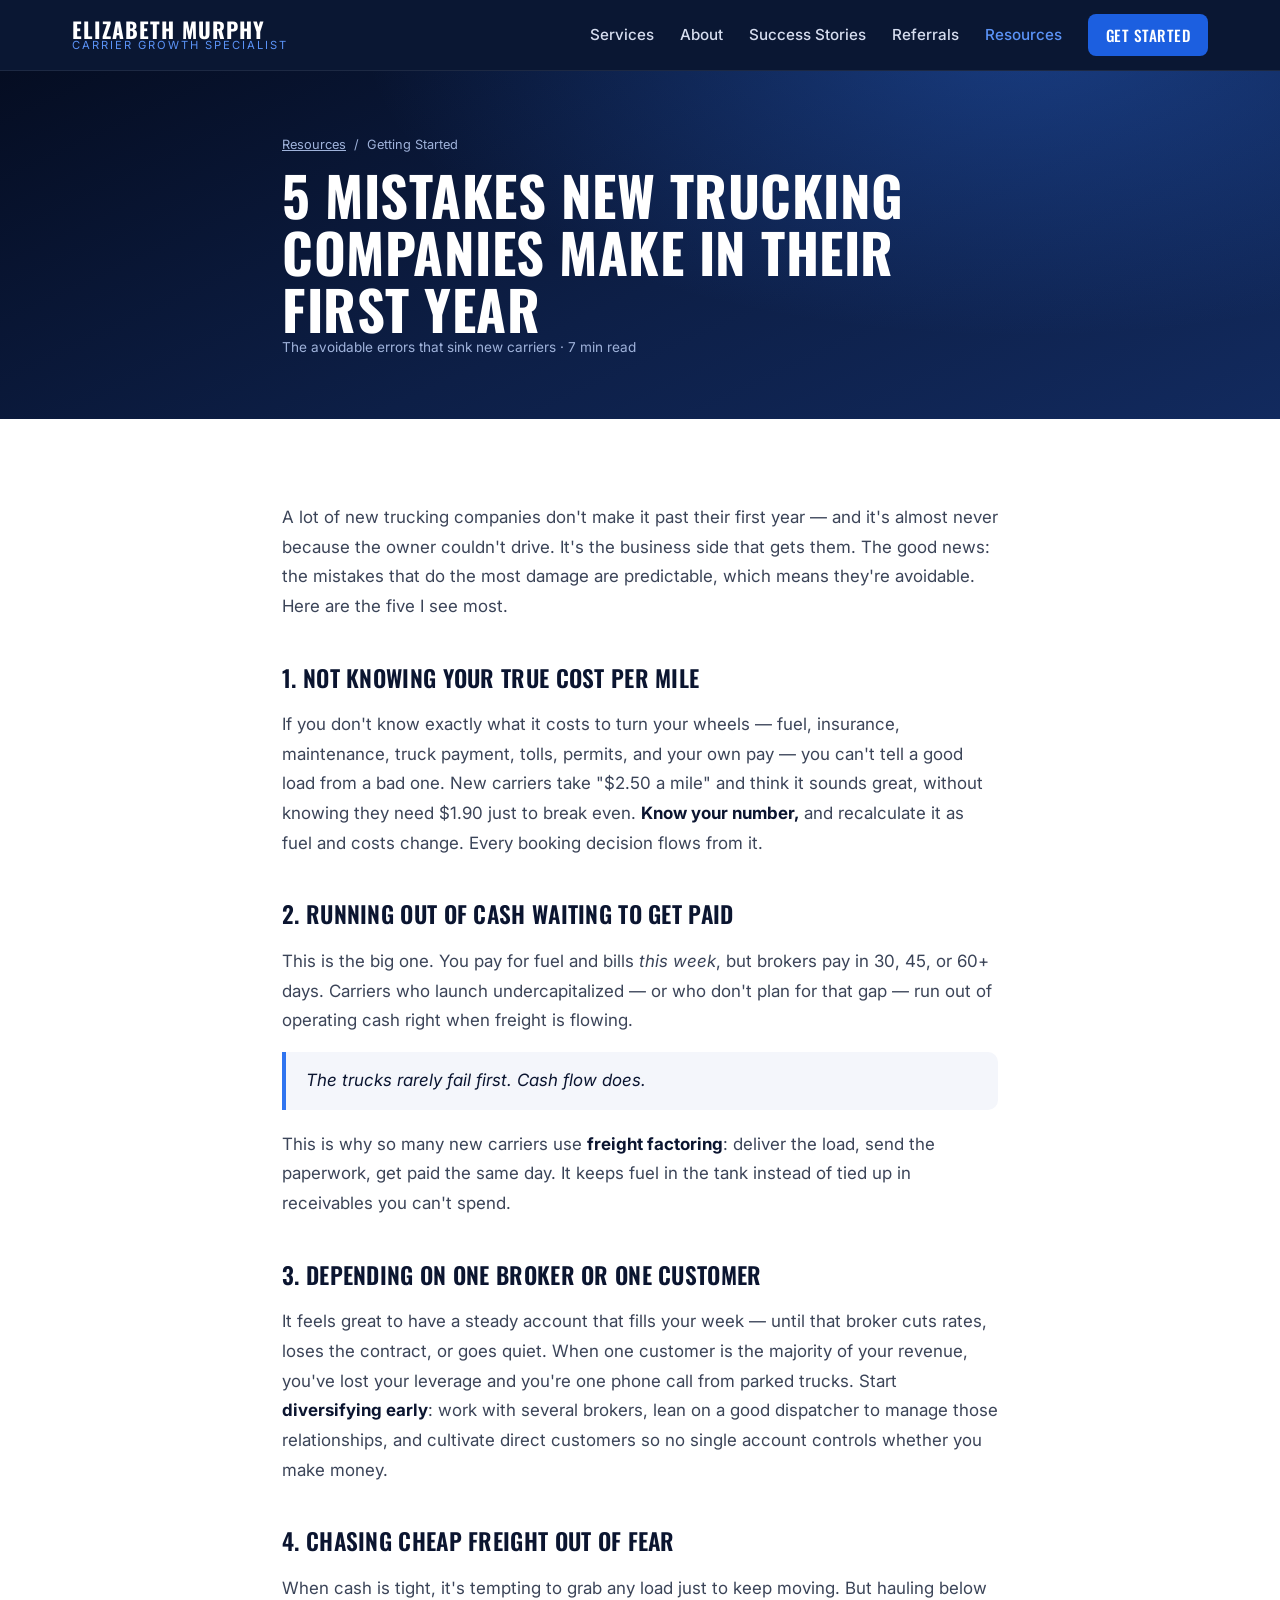
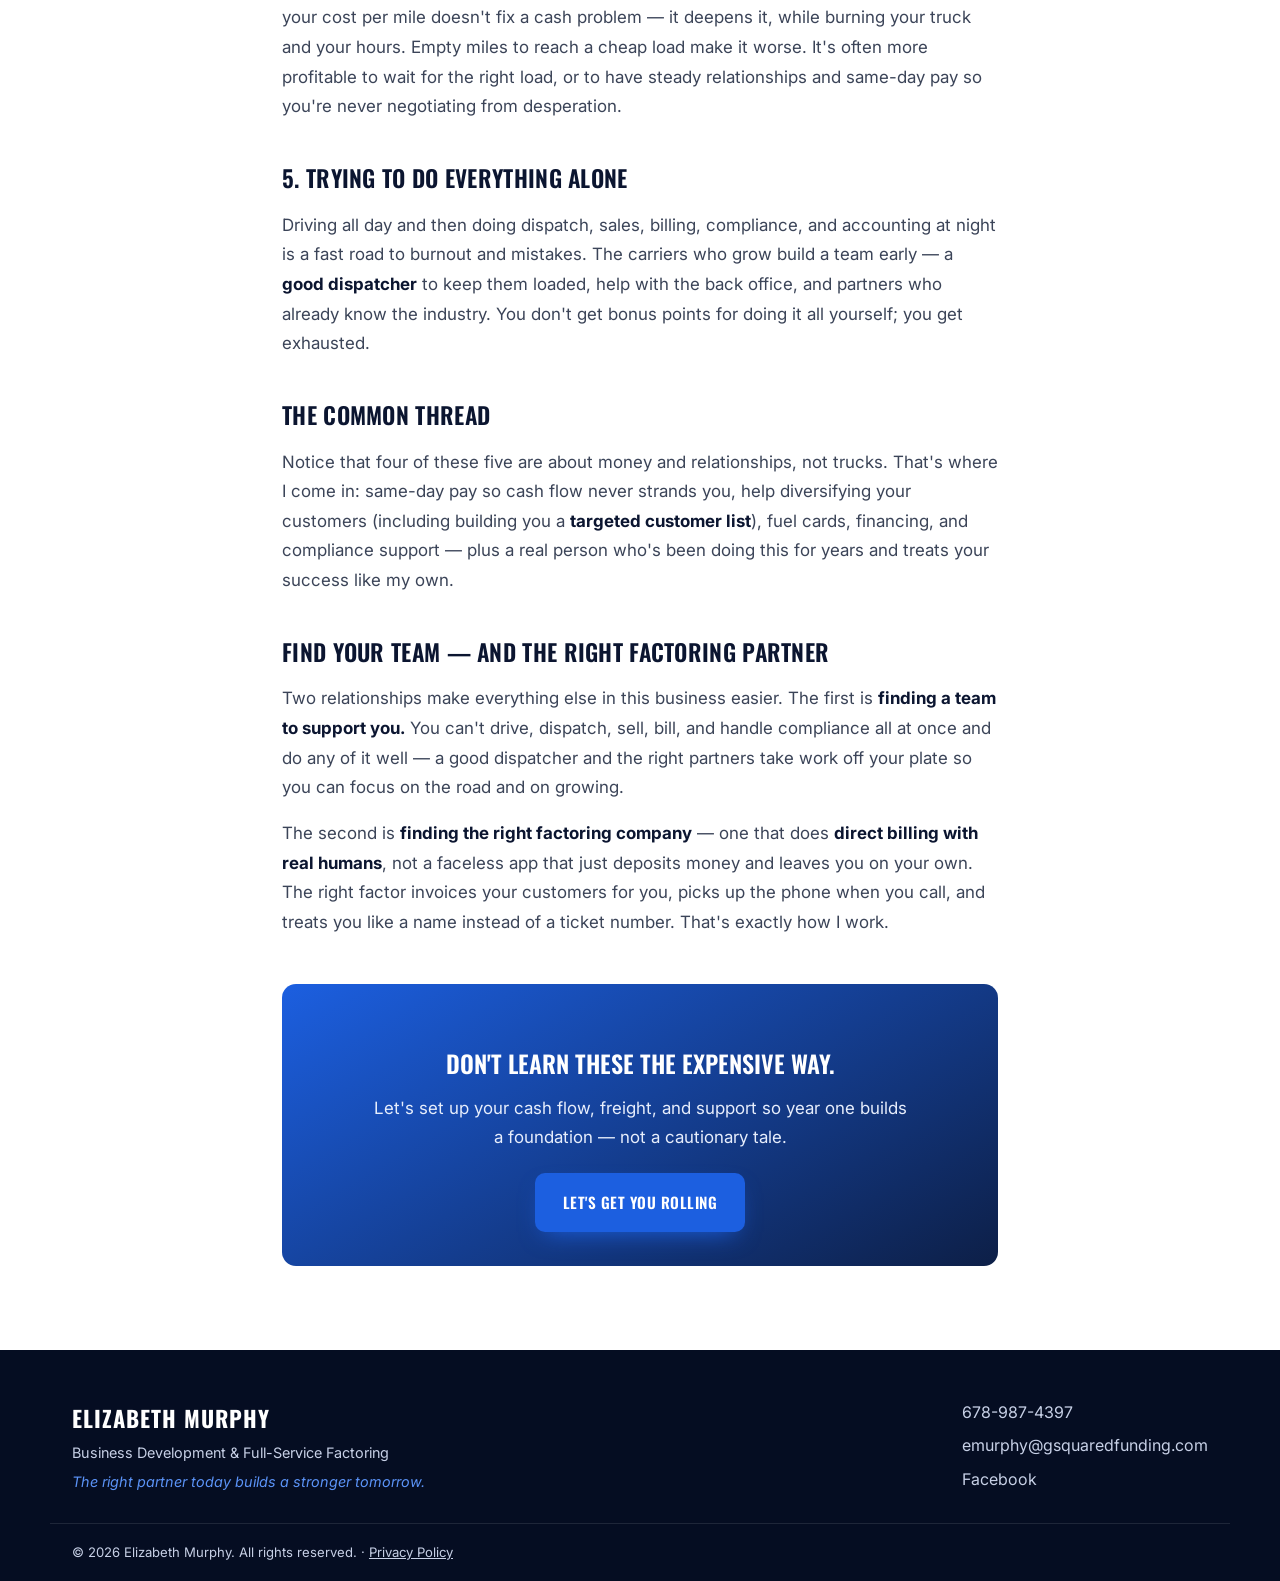
<file: blog-5-mistakes-new-trucking-companies-make.html>
<!DOCTYPE html>
<html lang="en">
<head>
  <meta charset="UTF-8" />
  <meta name="viewport" content="width=device-width, initial-scale=1.0" />
  <title>5 Mistakes New Trucking Companies Make in Their First Year | Elizabeth Murphy</title>
  <meta name="description" content="The five most common mistakes that sink new trucking companies in year one — not knowing your cost per mile, undercapitalization, depending on one customer, and more." />
  <link rel="preconnect" href="https://fonts.googleapis.com" />
  <link rel="preconnect" href="https://fonts.gstatic.com" crossorigin />
  <link href="https://fonts.googleapis.com/css2?family=Oswald:wght@500;600;700&family=Inter:wght@400;500;600;700&display=swap" rel="stylesheet" />
  <link rel="stylesheet" href="styles.css" />
</head>
<body>

  <header class="nav" id="top">
    <div class="container nav-inner">
      <a href="index.html" class="brand">
        <span class="brand-name">ELIZABETH MURPHY</span>
        <span class="brand-sub">Carrier Growth Specialist</span>
      </a>
      <nav class="nav-links" id="navLinks">
        <a href="index.html#services">Services</a>
        <a href="index.html#about">About</a>
        <a href="index.html#stories">Success Stories</a>
        <a href="index.html#referral">Referrals</a>
        <a href="blog.html" class="active">Resources</a>
        <a href="get-started.html" class="nav-cta">Get Started</a>
      </nav>
      <a href="tel:6789874397" class="nav-phone">678-987-4397</a>
      <button class="nav-toggle" id="navToggle" aria-label="Toggle menu">
        <span></span><span></span><span></span>
      </button>
    </div>
  </header>

  <section class="page-hero">
    <div class="container post-wrap">
      <p class="crumb"><a href="blog.html">Resources</a> &nbsp;/&nbsp; Getting Started</p>
      <h1>5 mistakes new trucking companies make in their first year</h1>
      <p class="post-meta" style="color:#9fb2da;">The avoidable errors that sink new carriers &middot; 7 min read</p>
    </div>
  </section>

  <section class="section">
    <div class="container post-wrap">
      <div class="prose">

        <p>
          A lot of new trucking companies don't make it past their first year &mdash; and it's
          almost never because the owner couldn't drive. It's the business side that gets them.
          The good news: the mistakes that do the most damage are predictable, which means
          they're avoidable. Here are the five I see most.
        </p>

        <h2>1. Not knowing your true cost per mile</h2>
        <p>
          If you don't know exactly what it costs to turn your wheels &mdash; fuel, insurance,
          maintenance, truck payment, tolls, permits, and your own pay &mdash; you can't tell a
          good load from a bad one. New carriers take "$2.50 a mile" and think it sounds great,
          without knowing they need $1.90 just to break even. <strong>Know your number,</strong>
          and recalculate it as fuel and costs change. Every booking decision flows from it.
        </p>

        <h2>2. Running out of cash waiting to get paid</h2>
        <p>
          This is the big one. You pay for fuel and bills <em>this week</em>, but brokers pay in
          30, 45, or 60+ days. Carriers who launch undercapitalized &mdash; or who don't plan
          for that gap &mdash; run out of operating cash right when freight is flowing.
        </p>
        <blockquote>
          The trucks rarely fail first. Cash flow does.
        </blockquote>
        <p>
          This is why so many new carriers use <strong>freight factoring</strong>: deliver the
          load, send the paperwork, get paid the same day. It keeps fuel in the tank instead of
          tied up in receivables you can't spend.
        </p>

        <h2>3. Depending on one broker or one customer</h2>
        <p>
          It feels great to have a steady account that fills your week &mdash; until that broker
          cuts rates, loses the contract, or goes quiet. When one customer is the majority of
          your revenue, you've lost your leverage and you're one phone call from parked trucks.
          Start <strong>diversifying early</strong>: work with several brokers, lean on a good
          dispatcher to manage those relationships, and cultivate direct customers so no single
          account controls whether you make money.
        </p>

        <h2>4. Chasing cheap freight out of fear</h2>
        <p>
          When cash is tight, it's tempting to grab any load just to keep moving. But hauling
          below your cost per mile doesn't fix a cash problem &mdash; it deepens it, while
          burning your truck and your hours. Empty miles to reach a cheap load make it worse.
          It's often more profitable to wait for the right load, or to have steady relationships
          and same-day pay so you're never negotiating from desperation.
        </p>

        <h2>5. Trying to do everything alone</h2>
        <p>
          Driving all day and then doing dispatch, sales, billing, compliance, and accounting at
          night is a fast road to burnout and mistakes. The carriers who grow build a team early
          &mdash; a <strong>good dispatcher</strong> to keep them loaded, help with the back
          office, and partners who already know the industry. You don't get bonus points for
          doing it all yourself; you get exhausted.
        </p>

        <h2>The common thread</h2>
        <p>
          Notice that four of these five are about money and relationships, not trucks. That's
          where I come in: same-day pay so cash flow never strands you, help diversifying your
          customers (including building you a <strong>targeted customer list</strong>), fuel
          cards, financing, and compliance support &mdash; plus a real person who's been doing
          this for years and treats your success like my own.
        </p>

        <h2>Find your team &mdash; and the right factoring partner</h2>
        <p>
          Two relationships make everything else in this business easier. The first is
          <strong>finding a team to support you.</strong> You can't drive, dispatch, sell,
          bill, and handle compliance all at once and do any of it well &mdash; a good
          dispatcher and the right partners take work off your plate so you can focus on the
          road and on growing.
        </p>
        <p>
          The second is <strong>finding the right factoring company</strong> &mdash; one that
          does <strong>direct billing with real humans</strong>, not a faceless app that just
          deposits money and leaves you on your own. The right factor invoices your customers
          for you, picks up the phone when you call, and treats you like a name instead of a
          ticket number. That's exactly how I work.
        </p>

        <div class="post-cta">
          <h3>Don't learn these the expensive way.</h3>
          <p>Let's set up your cash flow, freight, and support so year one builds a foundation &mdash; not a cautionary tale.</p>
          <a href="get-started.html" class="btn btn-primary">Let's Get You Rolling</a>
        </div>

      </div>
    </div>
  </section>

  <footer class="footer">
    <div class="container footer-inner">
      <div class="footer-brand">
        <span class="brand-name">ELIZABETH MURPHY</span>
        <p>Business Development &amp; Full-Service Factoring</p>
        <p class="footer-tag">The right partner today builds a stronger tomorrow.</p>
      </div>
      <div class="footer-contact">
        <a href="tel:6789874397">678-987-4397</a>
        <a href="mailto:emurphy@gsquaredfunding.com">emurphy@gsquaredfunding.com</a>
        <a href="https://www.facebook.com/profile.php?id=61589922279797" target="_blank" rel="noopener">Facebook</a>
      </div>
    </div>
    <div class="footer-bottom container">
      <span>&copy; <span id="year"></span> Elizabeth Murphy. All rights reserved. &middot; <a href="https://gsquaredfunding.com/privacy-policy" target="_blank" rel="noopener" class="footer-privacy">Privacy Policy</a></span>
    </div>
  </footer>

  <a href="tel:6789874397" class="fab-call" aria-label="Call Elizabeth">📞</a>
  <script src="script.js"></script>
</body>
</html>
</file>
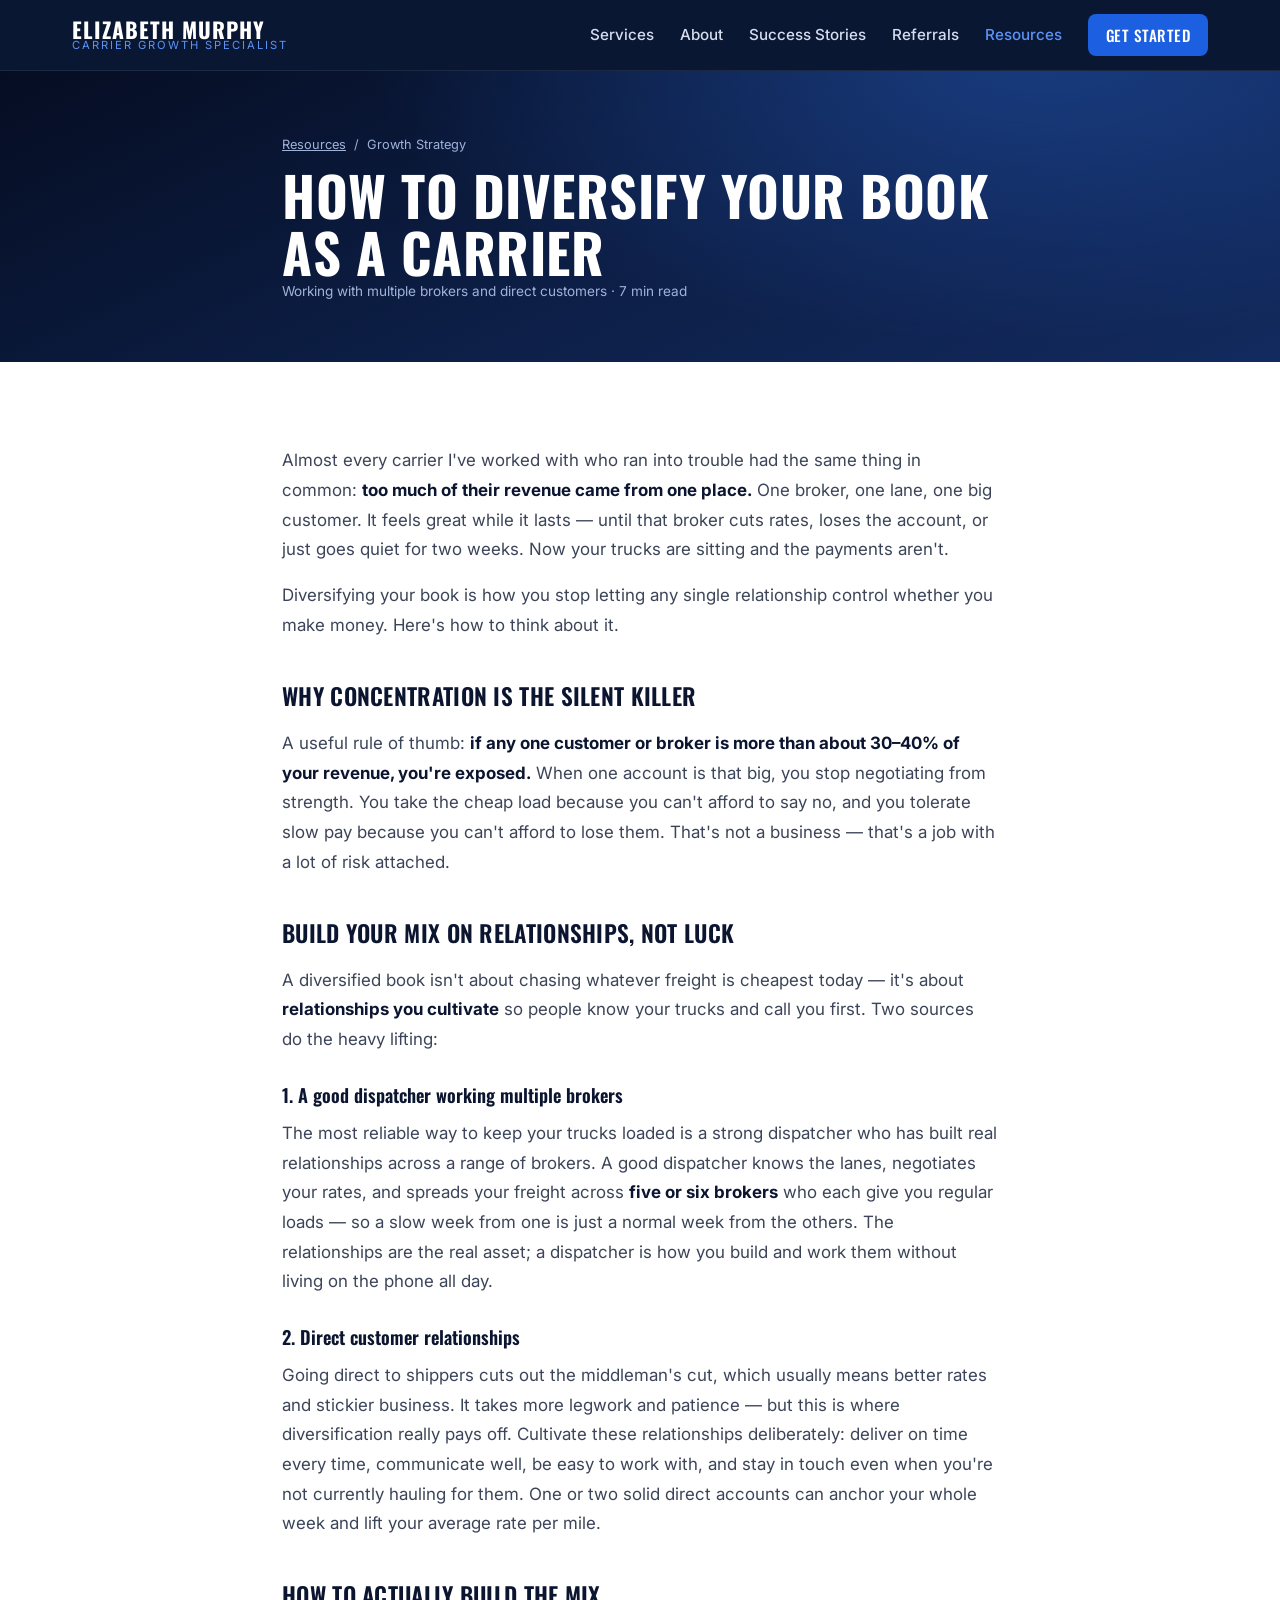
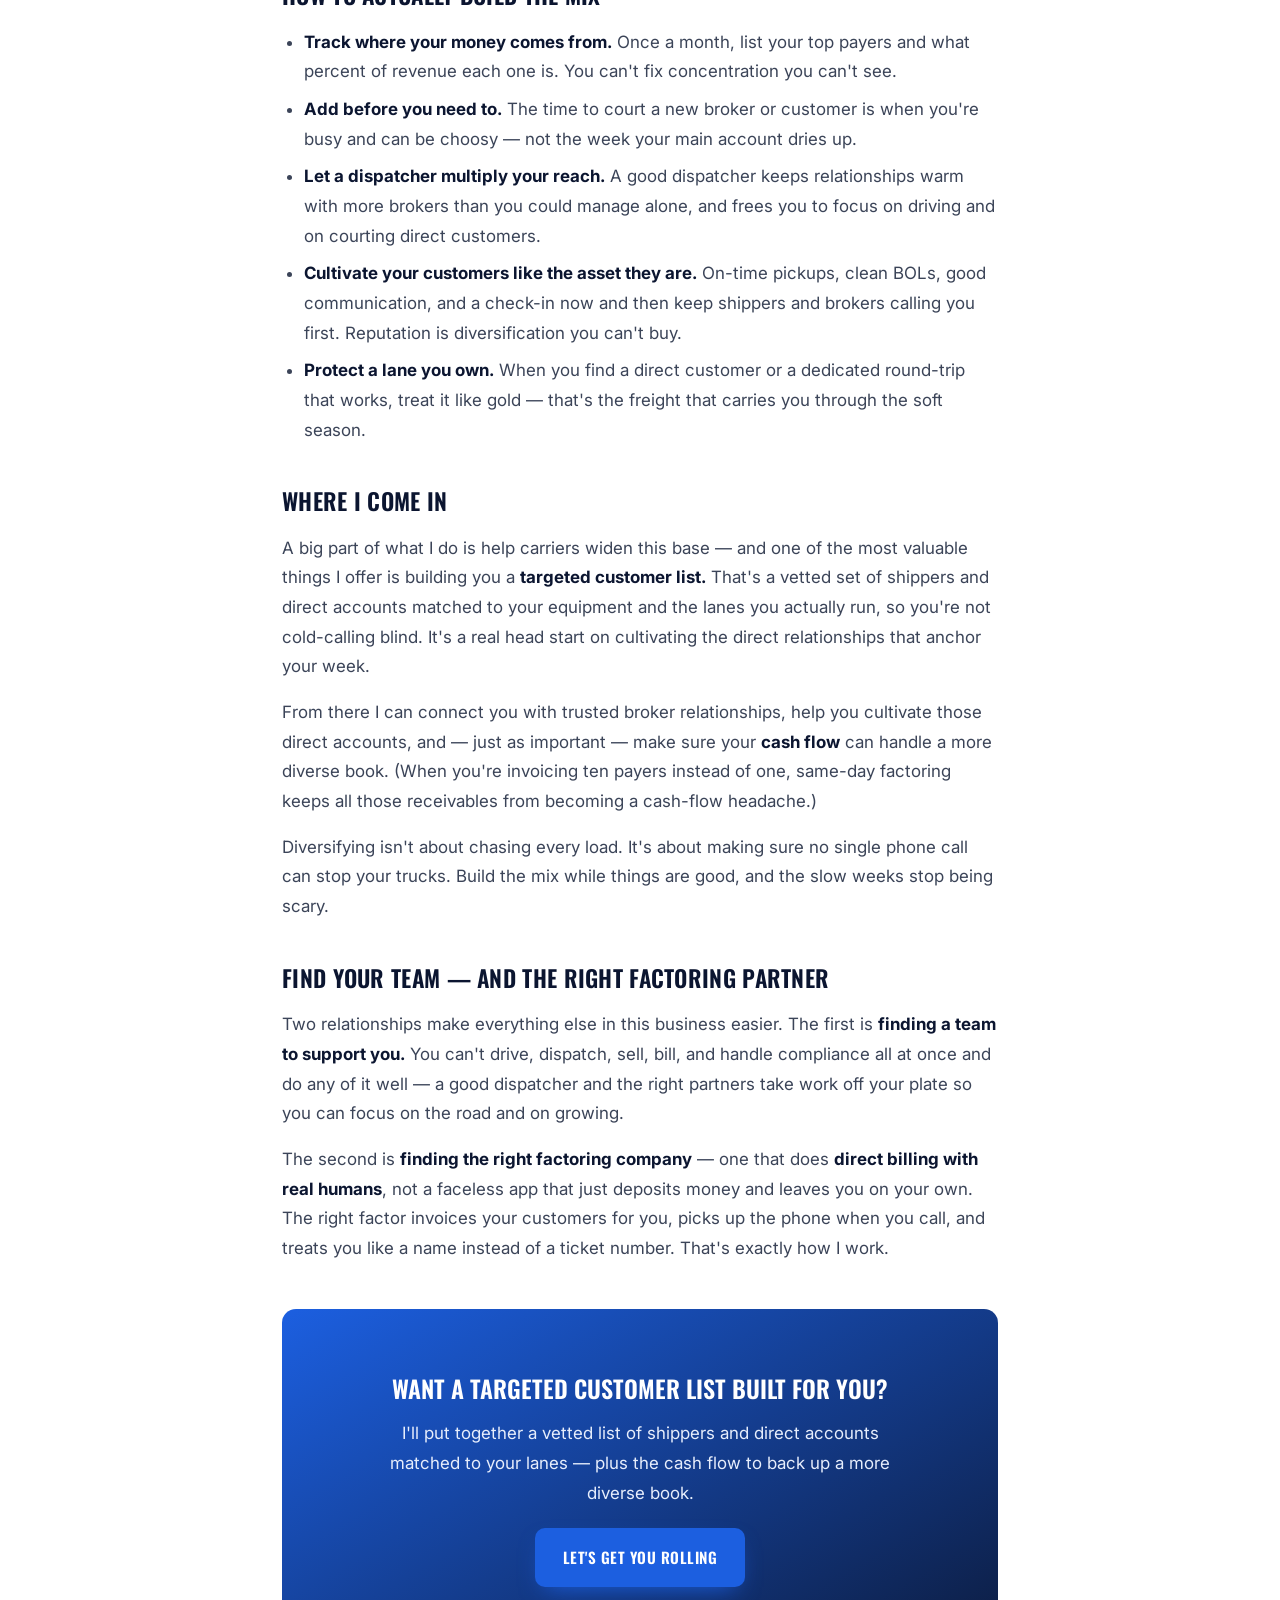
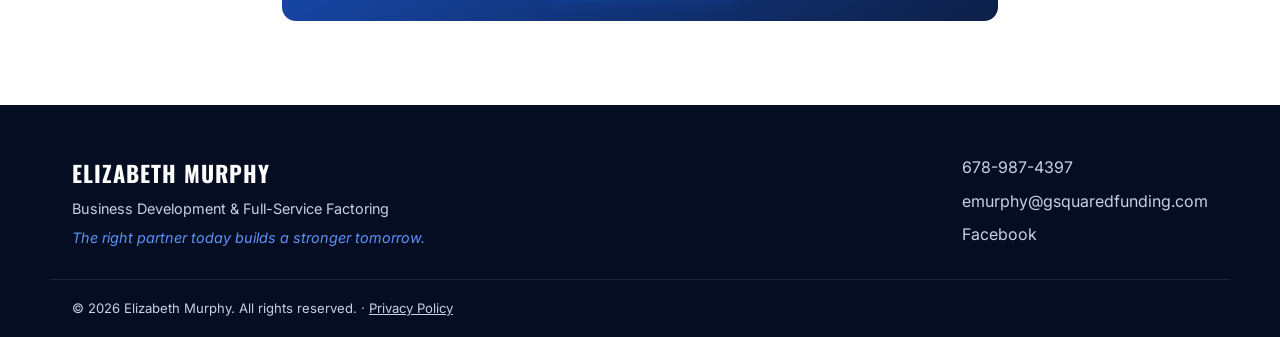
<file: blog-diversify-your-book.html>
<!DOCTYPE html>
<html lang="en">
<head>
  <meta charset="UTF-8" />
  <meta name="viewport" content="width=device-width, initial-scale=1.0" />
  <title>How to Diversify Your Book as a Carrier | Elizabeth Murphy</title>
  <meta name="description" content="Relying on one broker is risky. Learn how to balance multiple brokers and direct customers so your trucking business stays profitable through slow weeks." />
  <link rel="preconnect" href="https://fonts.googleapis.com" />
  <link rel="preconnect" href="https://fonts.gstatic.com" crossorigin />
  <link href="https://fonts.googleapis.com/css2?family=Oswald:wght@500;600;700&family=Inter:wght@400;500;600;700&display=swap" rel="stylesheet" />
  <link rel="stylesheet" href="styles.css" />
</head>
<body>

  <header class="nav" id="top">
    <div class="container nav-inner">
      <a href="index.html" class="brand">
        <span class="brand-name">ELIZABETH MURPHY</span>
        <span class="brand-sub">Carrier Growth Specialist</span>
      </a>
      <nav class="nav-links" id="navLinks">
        <a href="index.html#services">Services</a>
        <a href="index.html#about">About</a>
        <a href="index.html#stories">Success Stories</a>
        <a href="index.html#referral">Referrals</a>
        <a href="blog.html" class="active">Resources</a>
        <a href="get-started.html" class="nav-cta">Get Started</a>
      </nav>
      <a href="tel:6789874397" class="nav-phone">678-987-4397</a>
      <button class="nav-toggle" id="navToggle" aria-label="Toggle menu">
        <span></span><span></span><span></span>
      </button>
    </div>
  </header>

  <section class="page-hero">
    <div class="container post-wrap">
      <p class="crumb"><a href="blog.html">Resources</a> &nbsp;/&nbsp; Growth Strategy</p>
      <h1>How to diversify your book as a carrier</h1>
      <p class="post-meta" style="color:#9fb2da;">Working with multiple brokers and direct customers &middot; 7 min read</p>
    </div>
  </section>

  <section class="section">
    <div class="container post-wrap">
      <div class="prose">

        <p>
          Almost every carrier I've worked with who ran into trouble had the same thing
          in common: <strong>too much of their revenue came from one place.</strong> One
          broker, one lane, one big customer. It feels great while it lasts &mdash; until
          that broker cuts rates, loses the account, or just goes quiet for two weeks. Now
          your trucks are sitting and the payments aren't.
        </p>
        <p>
          Diversifying your book is how you stop letting any single relationship control
          whether you make money. Here's how to think about it.
        </p>

        <h2>Why concentration is the silent killer</h2>
        <p>
          A useful rule of thumb: <strong>if any one customer or broker is more than about
          30&ndash;40% of your revenue, you're exposed.</strong> When one account is that big,
          you stop negotiating from strength. You take the cheap load because you can't
          afford to say no, and you tolerate slow pay because you can't afford to lose them.
          That's not a business &mdash; that's a job with a lot of risk attached.
        </p>

        <h2>Build your mix on relationships, not luck</h2>
        <p>
          A diversified book isn't about chasing whatever freight is cheapest today &mdash;
          it's about <strong>relationships you cultivate</strong> so people know your trucks
          and call you first. Two sources do the heavy lifting:
        </p>
        <h3>1. A good dispatcher working multiple brokers</h3>
        <p>
          The most reliable way to keep your trucks loaded is a strong dispatcher who has
          built real relationships across a range of brokers. A good dispatcher knows the
          lanes, negotiates your rates, and spreads your freight across <strong>five or six
          brokers</strong> who each give you regular loads &mdash; so a slow week from one is
          just a normal week from the others. The relationships are the real asset; a
          dispatcher is how you build and work them without living on the phone all day.
        </p>
        <h3>2. Direct customer relationships</h3>
        <p>
          Going direct to shippers cuts out the middleman's cut, which usually means better
          rates and stickier business. It takes more legwork and patience &mdash; but this is
          where diversification really pays off. Cultivate these relationships deliberately:
          deliver on time every time, communicate well, be easy to work with, and stay in
          touch even when you're not currently hauling for them. One or two solid direct
          accounts can anchor your whole week and lift your average rate per mile.
        </p>

        <h2>How to actually build the mix</h2>
        <ul>
          <li><strong>Track where your money comes from.</strong> Once a month, list your top
          payers and what percent of revenue each one is. You can't fix concentration you
          can't see.</li>
          <li><strong>Add before you need to.</strong> The time to court a new broker or
          customer is when you're busy and can be choosy &mdash; not the week your main
          account dries up.</li>
          <li><strong>Let a dispatcher multiply your reach.</strong> A good dispatcher keeps
          relationships warm with more brokers than you could manage alone, and frees you to
          focus on driving and on courting direct customers.</li>
          <li><strong>Cultivate your customers like the asset they are.</strong> On-time
          pickups, clean BOLs, good communication, and a check-in now and then keep shippers
          and brokers calling you first. Reputation is diversification you can't buy.</li>
          <li><strong>Protect a lane you own.</strong> When you find a direct customer or a
          dedicated round-trip that works, treat it like gold &mdash; that's the freight that
          carries you through the soft season.</li>
        </ul>

        <h2>Where I come in</h2>
        <p>
          A big part of what I do is help carriers widen this base &mdash; and one of the
          most valuable things I offer is building you a <strong>targeted customer
          list.</strong> That's a vetted set of shippers and direct accounts matched to your
          equipment and the lanes you actually run, so you're not cold-calling blind. It's a
          real head start on cultivating the direct relationships that anchor your week.
        </p>
        <p>
          From there I can connect you with trusted broker relationships, help you cultivate
          those direct accounts, and &mdash; just as important &mdash; make sure your
          <strong>cash flow</strong> can handle a more diverse book. (When you're invoicing
          ten payers instead of one, same-day factoring keeps all those receivables from
          becoming a cash-flow headache.)
        </p>
        <p>
          Diversifying isn't about chasing every load. It's about making sure no single
          phone call can stop your trucks. Build the mix while things are good, and the slow
          weeks stop being scary.
        </p>

        <h2>Find your team &mdash; and the right factoring partner</h2>
        <p>
          Two relationships make everything else in this business easier. The first is
          <strong>finding a team to support you.</strong> You can't drive, dispatch, sell,
          bill, and handle compliance all at once and do any of it well &mdash; a good
          dispatcher and the right partners take work off your plate so you can focus on the
          road and on growing.
        </p>
        <p>
          The second is <strong>finding the right factoring company</strong> &mdash; one that
          does <strong>direct billing with real humans</strong>, not a faceless app that just
          deposits money and leaves you on your own. The right factor invoices your customers
          for you, picks up the phone when you call, and treats you like a name instead of a
          ticket number. That's exactly how I work.
        </p>

        <div class="post-cta">
          <h3>Want a targeted customer list built for you?</h3>
          <p>I'll put together a vetted list of shippers and direct accounts matched to your lanes &mdash; plus the cash flow to back up a more diverse book.</p>
          <a href="get-started.html" class="btn btn-primary">Let's Get You Rolling</a>
        </div>

      </div>
    </div>
  </section>

  <footer class="footer">
    <div class="container footer-inner">
      <div class="footer-brand">
        <span class="brand-name">ELIZABETH MURPHY</span>
        <p>Business Development &amp; Full-Service Factoring</p>
        <p class="footer-tag">The right partner today builds a stronger tomorrow.</p>
      </div>
      <div class="footer-contact">
        <a href="tel:6789874397">678-987-4397</a>
        <a href="mailto:emurphy@gsquaredfunding.com">emurphy@gsquaredfunding.com</a>
        <a href="https://www.facebook.com/profile.php?id=61589922279797" target="_blank" rel="noopener">Facebook</a>
      </div>
    </div>
    <div class="footer-bottom container">
      <span>&copy; <span id="year"></span> Elizabeth Murphy. All rights reserved. &middot; <a href="https://gsquaredfunding.com/privacy-policy" target="_blank" rel="noopener" class="footer-privacy">Privacy Policy</a></span>
    </div>
  </footer>

  <a href="tel:6789874397" class="fab-call" aria-label="Call Elizabeth">📞</a>
  <script src="script.js"></script>
</body>
</html>
</file>
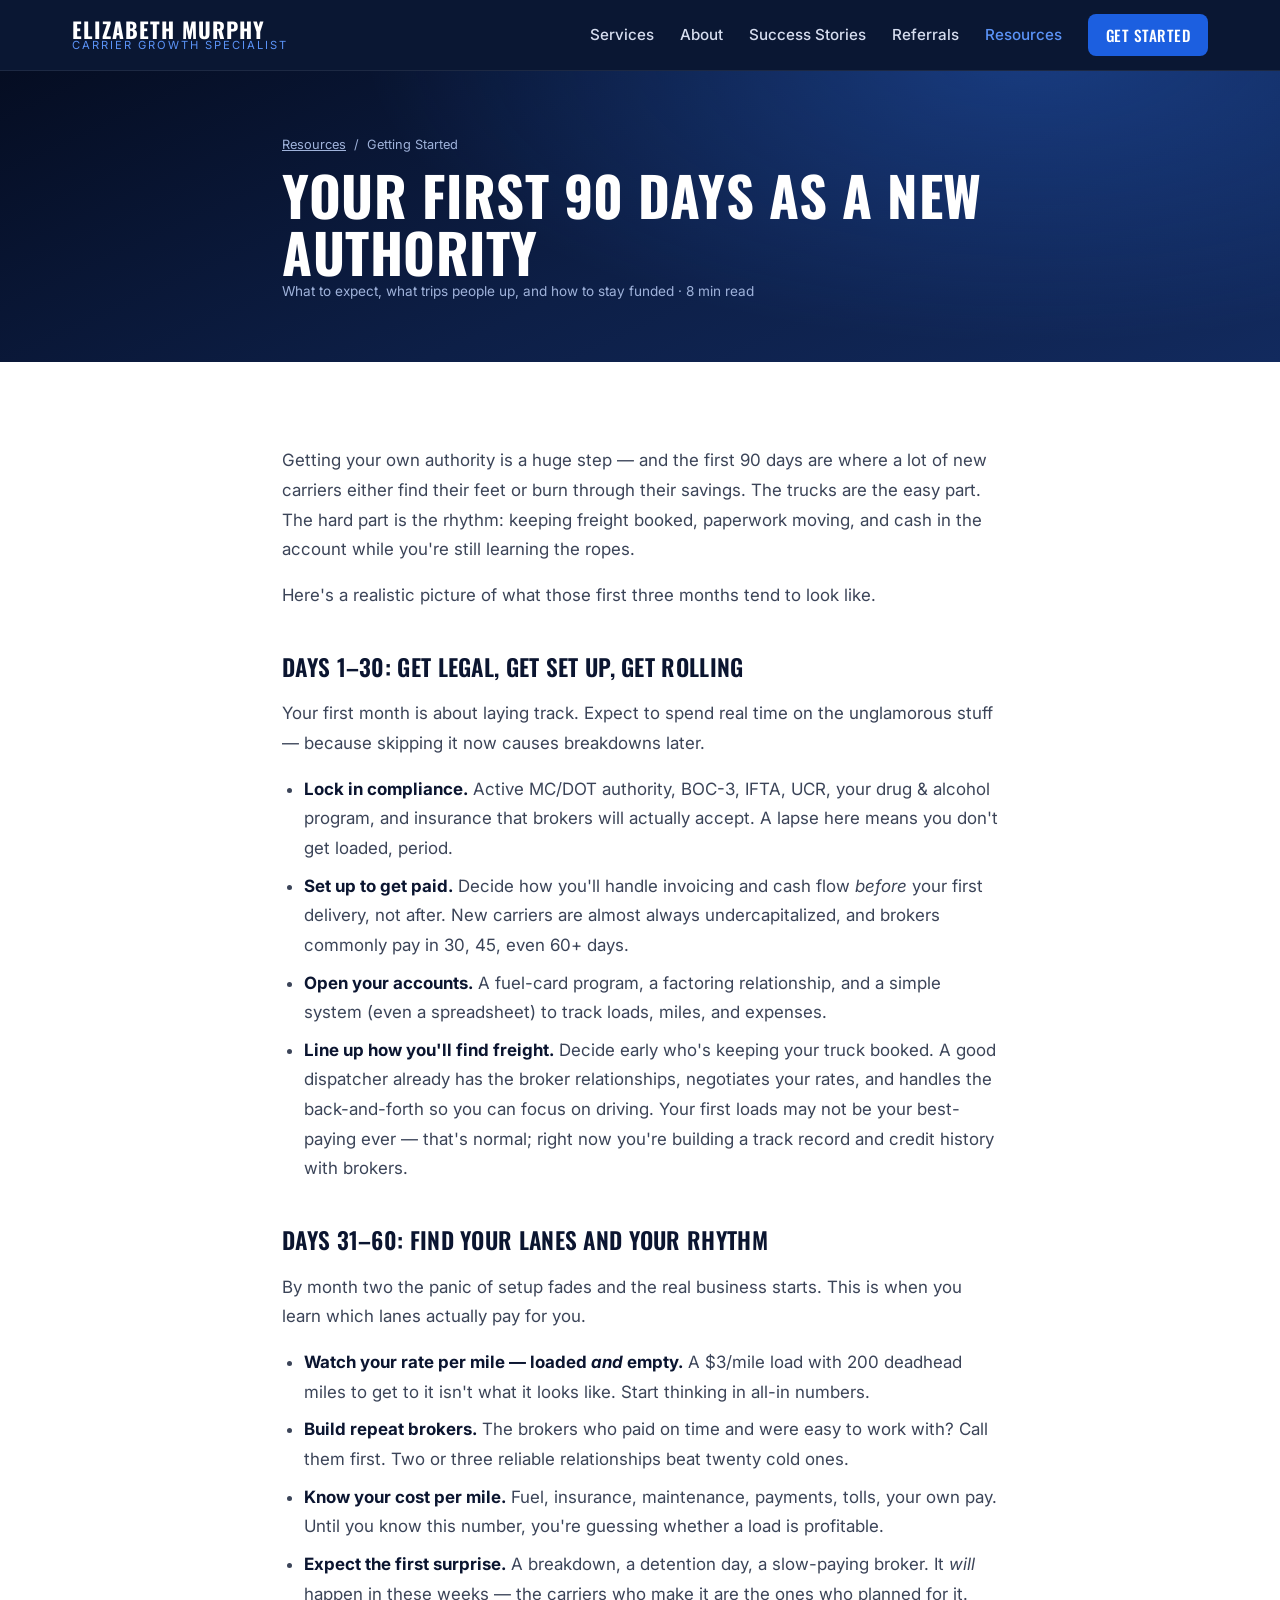
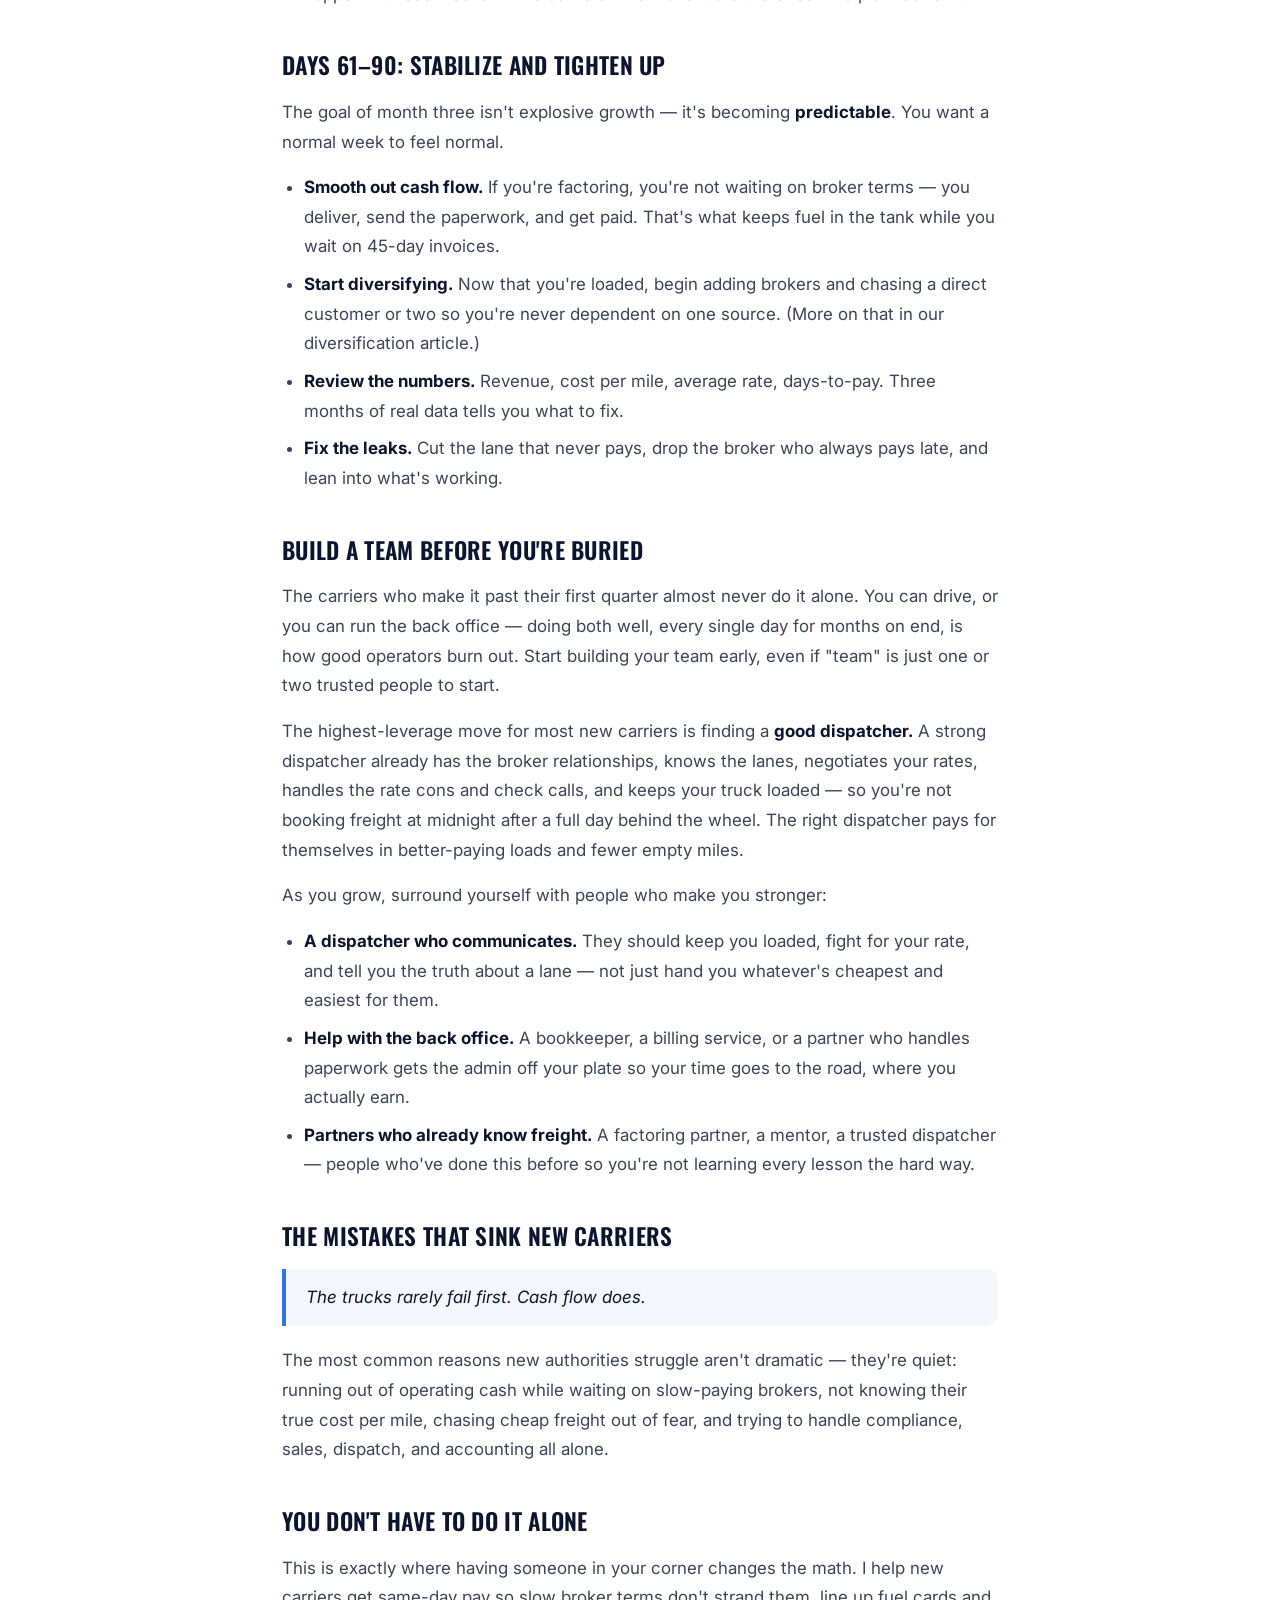
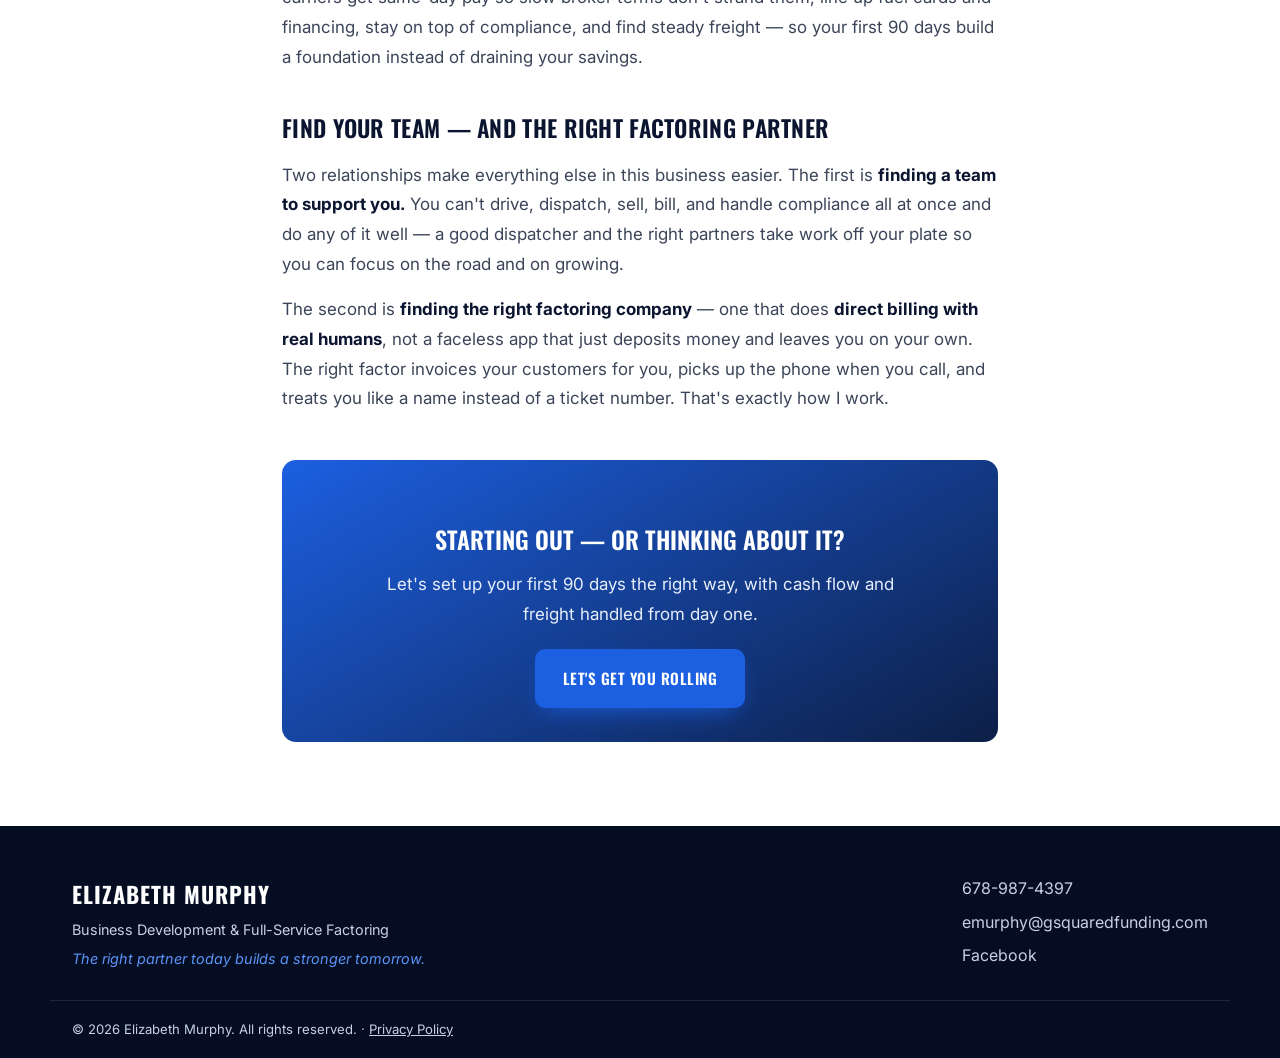
<file: blog-first-90-days.html>
<!DOCTYPE html>
<html lang="en">
<head>
  <meta charset="UTF-8" />
  <meta name="viewport" content="width=device-width, initial-scale=1.0" />
  <title>Your First 90 Days as a New Authority | Elizabeth Murphy</title>
  <meta name="description" content="A week-by-week look at the first 90 days of running your own trucking authority: what to expect, common mistakes, and how to keep cash flowing." />
  <link rel="preconnect" href="https://fonts.googleapis.com" />
  <link rel="preconnect" href="https://fonts.gstatic.com" crossorigin />
  <link href="https://fonts.googleapis.com/css2?family=Oswald:wght@500;600;700&family=Inter:wght@400;500;600;700&display=swap" rel="stylesheet" />
  <link rel="stylesheet" href="styles.css" />
</head>
<body>

  <header class="nav" id="top">
    <div class="container nav-inner">
      <a href="index.html" class="brand">
        <span class="brand-name">ELIZABETH MURPHY</span>
        <span class="brand-sub">Carrier Growth Specialist</span>
      </a>
      <nav class="nav-links" id="navLinks">
        <a href="index.html#services">Services</a>
        <a href="index.html#about">About</a>
        <a href="index.html#stories">Success Stories</a>
        <a href="index.html#referral">Referrals</a>
        <a href="blog.html" class="active">Resources</a>
        <a href="get-started.html" class="nav-cta">Get Started</a>
      </nav>
      <a href="tel:6789874397" class="nav-phone">678-987-4397</a>
      <button class="nav-toggle" id="navToggle" aria-label="Toggle menu">
        <span></span><span></span><span></span>
      </button>
    </div>
  </header>

  <section class="page-hero">
    <div class="container post-wrap">
      <p class="crumb"><a href="blog.html">Resources</a> &nbsp;/&nbsp; Getting Started</p>
      <h1>Your first 90 days as a new authority</h1>
      <p class="post-meta" style="color:#9fb2da;">What to expect, what trips people up, and how to stay funded &middot; 8 min read</p>
    </div>
  </section>

  <section class="section">
    <div class="container post-wrap">
      <div class="prose">

        <p>
          Getting your own authority is a huge step &mdash; and the first 90 days are where
          a lot of new carriers either find their feet or burn through their savings. The
          trucks are the easy part. The hard part is the rhythm: keeping freight booked,
          paperwork moving, and cash in the account while you're still learning the ropes.
        </p>
        <p>Here's a realistic picture of what those first three months tend to look like.</p>

        <h2>Days 1&ndash;30: Get legal, get set up, get rolling</h2>
        <p>
          Your first month is about laying track. Expect to spend real time on the
          unglamorous stuff &mdash; because skipping it now causes breakdowns later.
        </p>
        <ul>
          <li><strong>Lock in compliance.</strong> Active MC/DOT authority, BOC-3, IFTA,
          UCR, your drug &amp; alcohol program, and insurance that brokers will actually
          accept. A lapse here means you don't get loaded, period.</li>
          <li><strong>Set up to get paid.</strong> Decide how you'll handle invoicing and
          cash flow <em>before</em> your first delivery, not after. New carriers are almost
          always undercapitalized, and brokers commonly pay in 30, 45, even 60+ days.</li>
          <li><strong>Open your accounts.</strong> A fuel-card program, a factoring
          relationship, and a simple system (even a spreadsheet) to track loads, miles,
          and expenses.</li>
          <li><strong>Line up how you'll find freight.</strong> Decide early who's keeping
          your truck booked. A good dispatcher already has the broker relationships,
          negotiates your rates, and handles the back-and-forth so you can focus on driving.
          Your first loads may not be your best-paying ever &mdash; that's normal; right now
          you're building a track record and credit history with brokers.</li>
        </ul>

        <h2>Days 31&ndash;60: Find your lanes and your rhythm</h2>
        <p>
          By month two the panic of setup fades and the real business starts. This is when
          you learn which lanes actually pay for you.
        </p>
        <ul>
          <li><strong>Watch your rate per mile &mdash; loaded <em>and</em> empty.</strong> A
          $3/mile load with 200 deadhead miles to get to it isn't what it looks like. Start
          thinking in all-in numbers.</li>
          <li><strong>Build repeat brokers.</strong> The brokers who paid on time and were
          easy to work with? Call them first. Two or three reliable relationships beat
          twenty cold ones.</li>
          <li><strong>Know your cost per mile.</strong> Fuel, insurance, maintenance,
          payments, tolls, your own pay. Until you know this number, you're guessing whether
          a load is profitable.</li>
          <li><strong>Expect the first surprise.</strong> A breakdown, a detention day, a
          slow-paying broker. It <em>will</em> happen in these weeks &mdash; the carriers who
          make it are the ones who planned for it.</li>
        </ul>

        <h2>Days 61&ndash;90: Stabilize and tighten up</h2>
        <p>
          The goal of month three isn't explosive growth &mdash; it's becoming
          <strong>predictable</strong>. You want a normal week to feel normal.
        </p>
        <ul>
          <li><strong>Smooth out cash flow.</strong> If you're factoring, you're not waiting
          on broker terms &mdash; you deliver, send the paperwork, and get paid. That's what
          keeps fuel in the tank while you wait on 45-day invoices.</li>
          <li><strong>Start diversifying.</strong> Now that you're loaded, begin adding
          brokers and chasing a direct customer or two so you're never dependent on one
          source. (More on that in our diversification article.)</li>
          <li><strong>Review the numbers.</strong> Revenue, cost per mile, average rate,
          days-to-pay. Three months of real data tells you what to fix.</li>
          <li><strong>Fix the leaks.</strong> Cut the lane that never pays, drop the broker
          who always pays late, and lean into what's working.</li>
        </ul>

        <h2>Build a team before you're buried</h2>
        <p>
          The carriers who make it past their first quarter almost never do it alone. You
          can drive, or you can run the back office &mdash; doing both well, every single day
          for months on end, is how good operators burn out. Start building your team early,
          even if "team" is just one or two trusted people to start.
        </p>
        <p>
          The highest-leverage move for most new carriers is finding a <strong>good
          dispatcher.</strong> A strong dispatcher already has the broker relationships,
          knows the lanes, negotiates your rates, handles the rate cons and check calls, and
          keeps your truck loaded &mdash; so you're not booking freight at midnight after a
          full day behind the wheel. The right dispatcher pays for themselves in
          better-paying loads and fewer empty miles.
        </p>
        <p>As you grow, surround yourself with people who make you stronger:</p>
        <ul>
          <li><strong>A dispatcher who communicates.</strong> They should keep you loaded,
          fight for your rate, and tell you the truth about a lane &mdash; not just hand you
          whatever's cheapest and easiest for them.</li>
          <li><strong>Help with the back office.</strong> A bookkeeper, a billing service, or
          a partner who handles paperwork gets the admin off your plate so your time goes to
          the road, where you actually earn.</li>
          <li><strong>Partners who already know freight.</strong> A factoring partner, a
          mentor, a trusted dispatcher &mdash; people who've done this before so you're not
          learning every lesson the hard way.</li>
        </ul>

        <h2>The mistakes that sink new carriers</h2>
        <blockquote>
          The trucks rarely fail first. Cash flow does.
        </blockquote>
        <p>
          The most common reasons new authorities struggle aren't dramatic &mdash; they're
          quiet: running out of operating cash while waiting on slow-paying brokers, not
          knowing their true cost per mile, chasing cheap freight out of fear, and trying to
          handle compliance, sales, dispatch, and accounting all alone.
        </p>

        <h2>You don't have to do it alone</h2>
        <p>
          This is exactly where having someone in your corner changes the math. I help new
          carriers get same-day pay so slow broker terms don't strand them, line up fuel
          cards and financing, stay on top of compliance, and find steady freight &mdash; so
          your first 90 days build a foundation instead of draining your savings.
        </p>

        <h2>Find your team &mdash; and the right factoring partner</h2>
        <p>
          Two relationships make everything else in this business easier. The first is
          <strong>finding a team to support you.</strong> You can't drive, dispatch, sell,
          bill, and handle compliance all at once and do any of it well &mdash; a good
          dispatcher and the right partners take work off your plate so you can focus on the
          road and on growing.
        </p>
        <p>
          The second is <strong>finding the right factoring company</strong> &mdash; one that
          does <strong>direct billing with real humans</strong>, not a faceless app that just
          deposits money and leaves you on your own. The right factor invoices your customers
          for you, picks up the phone when you call, and treats you like a name instead of a
          ticket number. That's exactly how I work.
        </p>

        <div class="post-cta">
          <h3>Starting out &mdash; or thinking about it?</h3>
          <p>Let's set up your first 90 days the right way, with cash flow and freight handled from day one.</p>
          <a href="get-started.html" class="btn btn-primary">Let's Get You Rolling</a>
        </div>

      </div>
    </div>
  </section>

  <footer class="footer">
    <div class="container footer-inner">
      <div class="footer-brand">
        <span class="brand-name">ELIZABETH MURPHY</span>
        <p>Business Development &amp; Full-Service Factoring</p>
        <p class="footer-tag">The right partner today builds a stronger tomorrow.</p>
      </div>
      <div class="footer-contact">
        <a href="tel:6789874397">678-987-4397</a>
        <a href="mailto:emurphy@gsquaredfunding.com">emurphy@gsquaredfunding.com</a>
        <a href="https://www.facebook.com/profile.php?id=61589922279797" target="_blank" rel="noopener">Facebook</a>
      </div>
    </div>
    <div class="footer-bottom container">
      <span>&copy; <span id="year"></span> Elizabeth Murphy. All rights reserved. &middot; <a href="https://gsquaredfunding.com/privacy-policy" target="_blank" rel="noopener" class="footer-privacy">Privacy Policy</a></span>
    </div>
  </footer>

  <a href="tel:6789874397" class="fab-call" aria-label="Call Elizabeth">📞</a>
  <script src="script.js"></script>
</body>
</html>
</file>
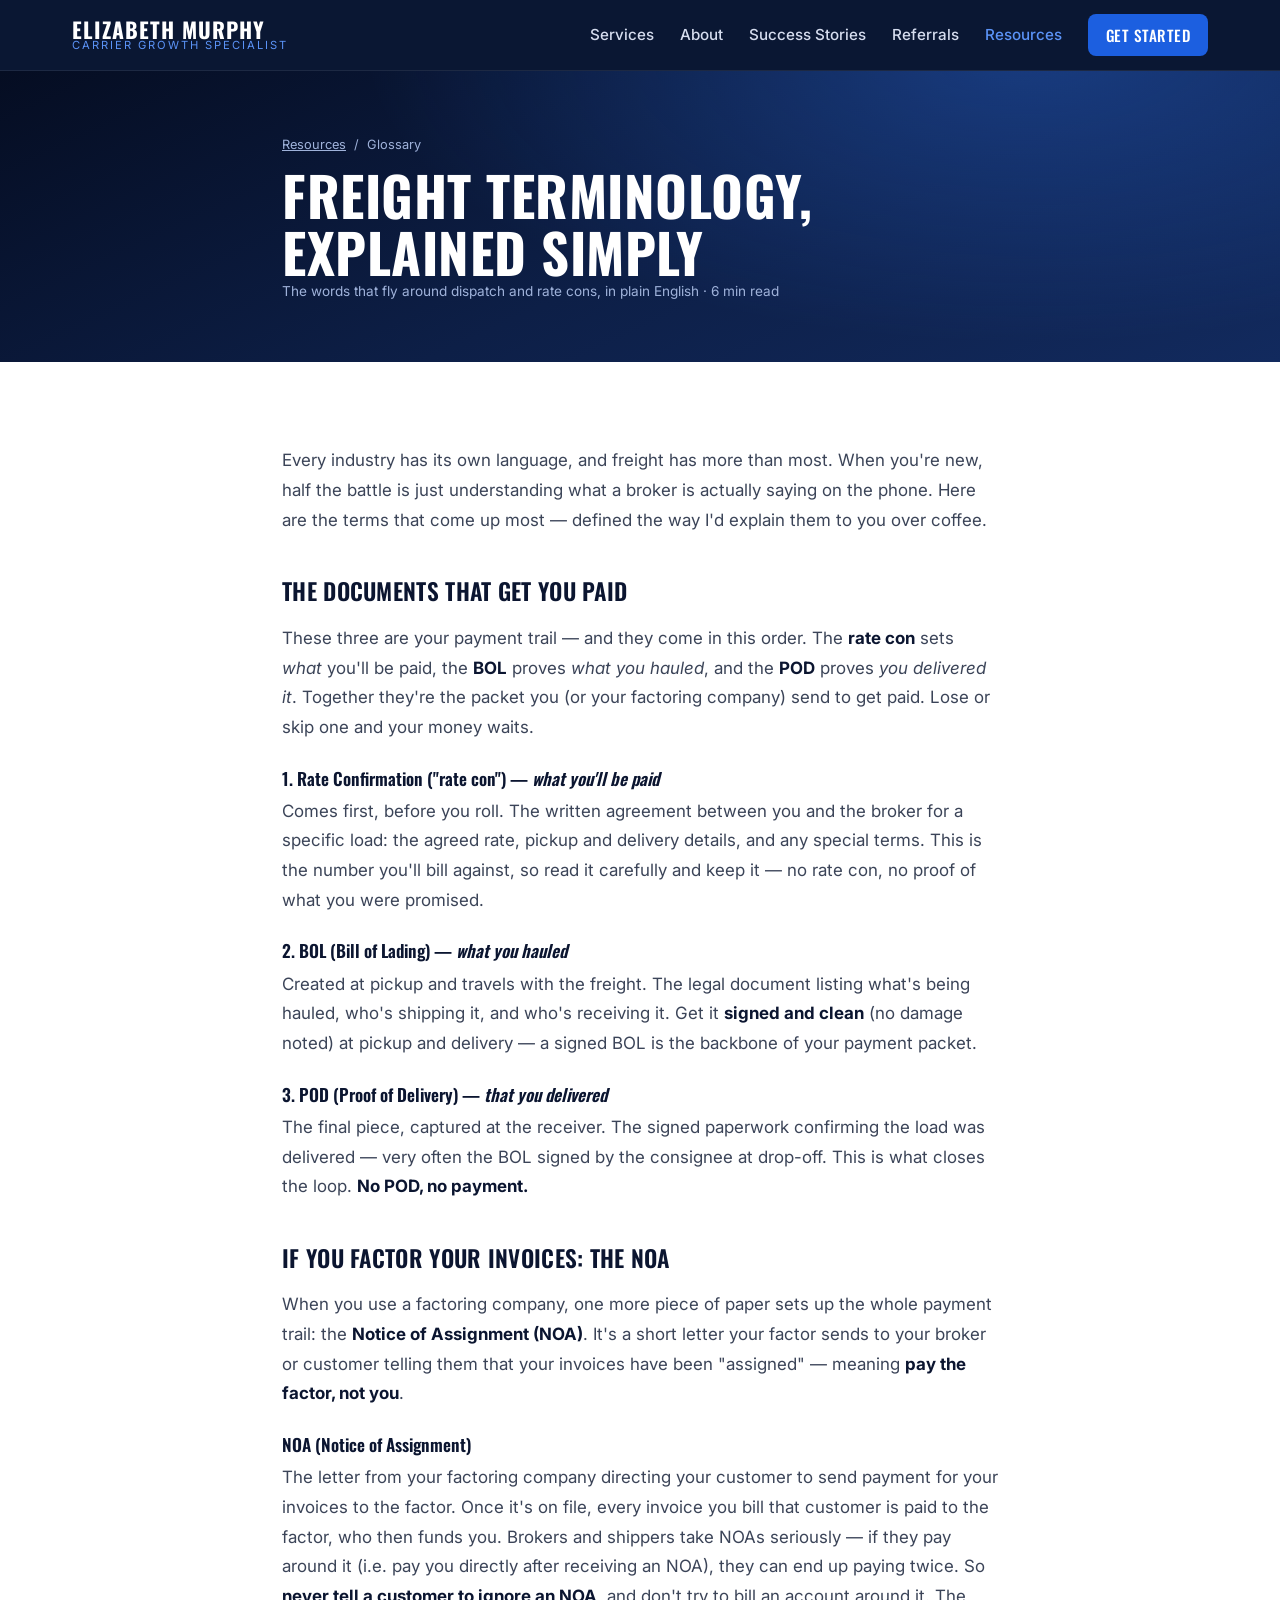
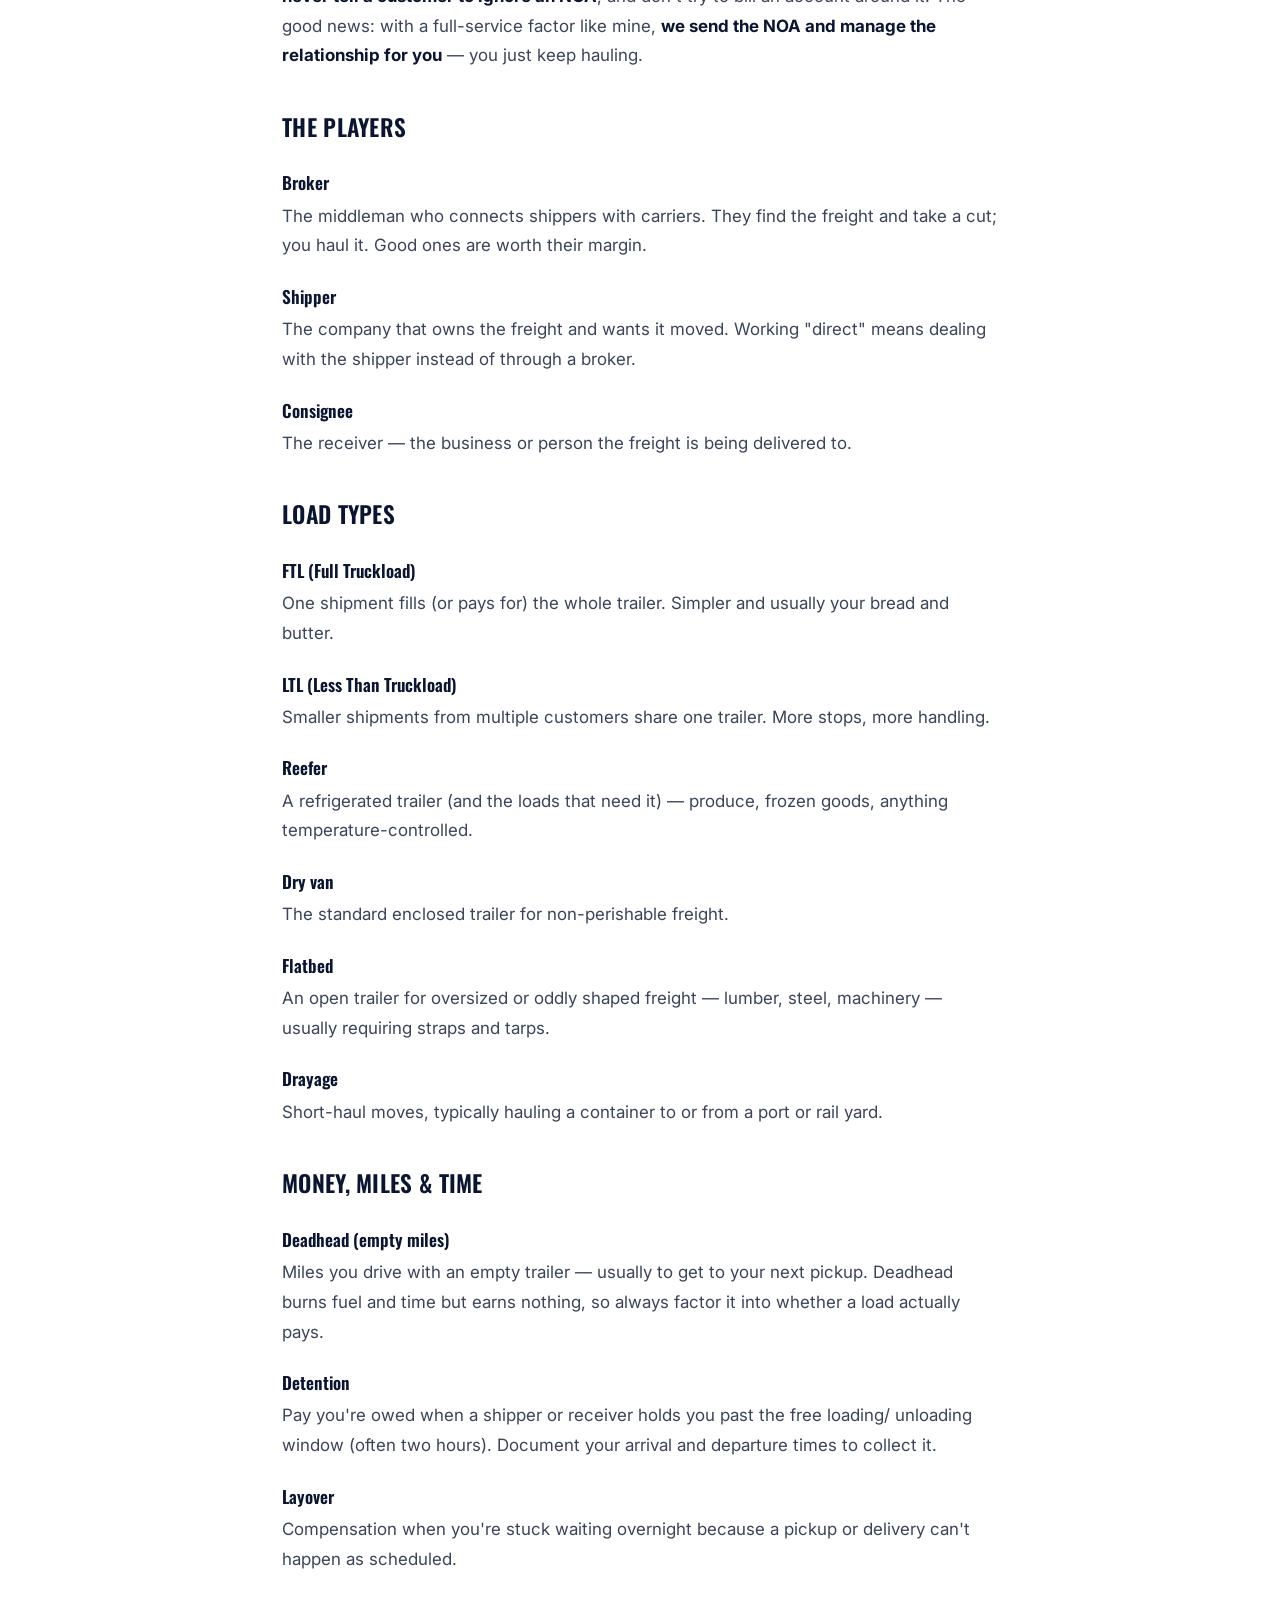
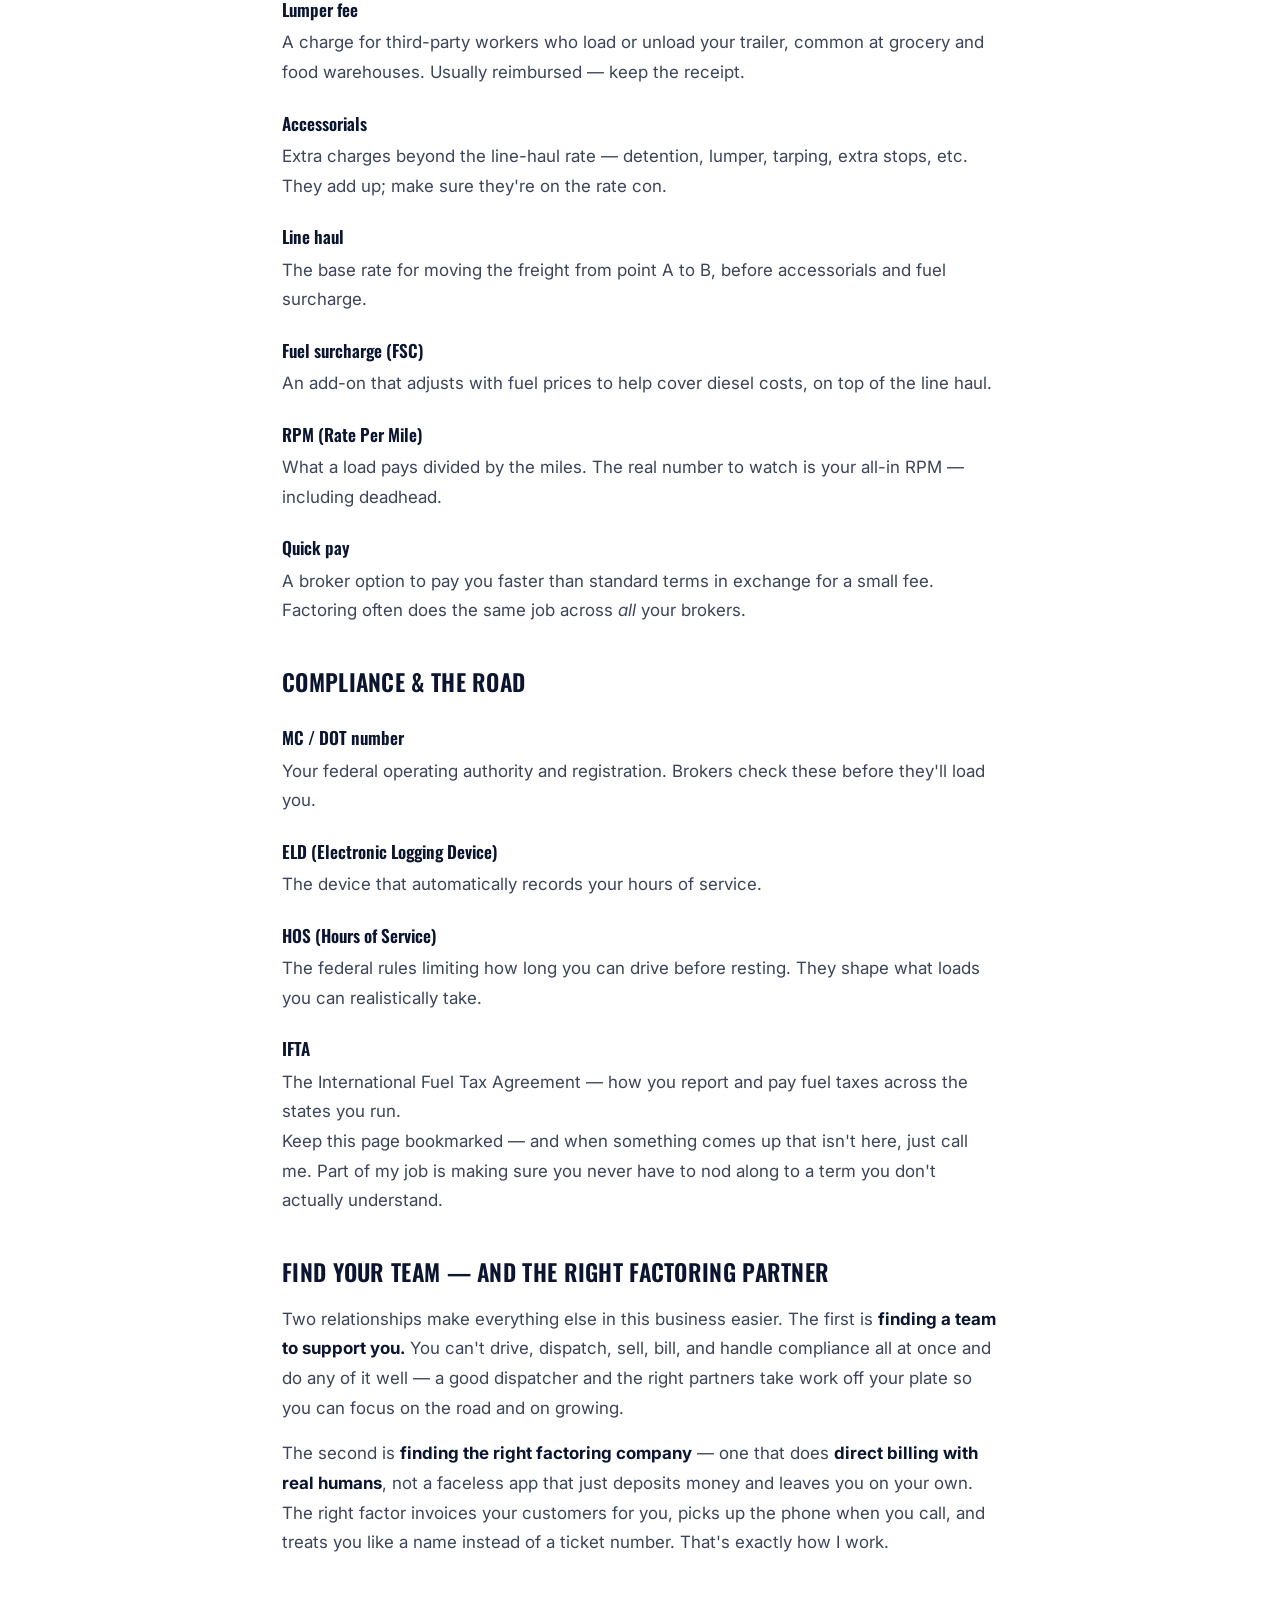
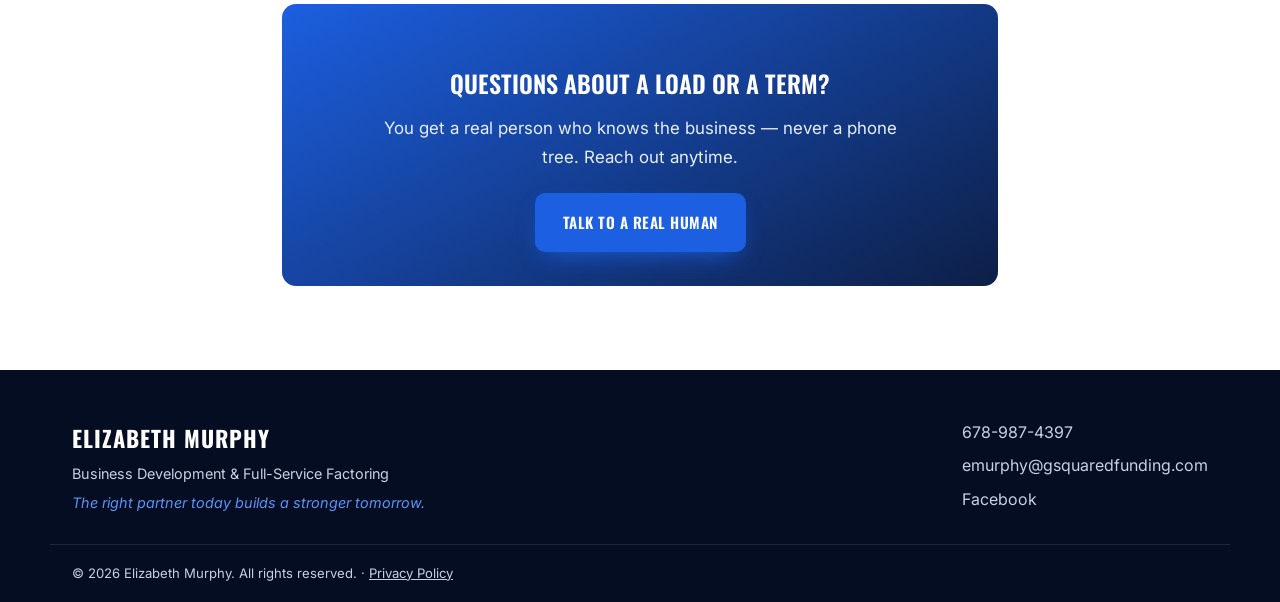
<file: blog-freight-terminology.html>
<!DOCTYPE html>
<html lang="en">
<head>
  <meta charset="UTF-8" />
  <meta name="viewport" content="width=device-width, initial-scale=1.0" />
  <title>Freight Terminology, Explained Simply | Elizabeth Murphy</title>
  <meta name="description" content="A plain-English glossary of common freight and trucking terms: BOL, deadhead, detention, lumper, reefer, drayage, FTL/LTL, accessorials, and more." />
  <link rel="preconnect" href="https://fonts.googleapis.com" />
  <link rel="preconnect" href="https://fonts.gstatic.com" crossorigin />
  <link href="https://fonts.googleapis.com/css2?family=Oswald:wght@500;600;700&family=Inter:wght@400;500;600;700&display=swap" rel="stylesheet" />
  <link rel="stylesheet" href="styles.css" />
</head>
<body>

  <header class="nav" id="top">
    <div class="container nav-inner">
      <a href="index.html" class="brand">
        <span class="brand-name">ELIZABETH MURPHY</span>
        <span class="brand-sub">Carrier Growth Specialist</span>
      </a>
      <nav class="nav-links" id="navLinks">
        <a href="index.html#services">Services</a>
        <a href="index.html#about">About</a>
        <a href="index.html#stories">Success Stories</a>
        <a href="index.html#referral">Referrals</a>
        <a href="blog.html" class="active">Resources</a>
        <a href="get-started.html" class="nav-cta">Get Started</a>
      </nav>
      <a href="tel:6789874397" class="nav-phone">678-987-4397</a>
      <button class="nav-toggle" id="navToggle" aria-label="Toggle menu">
        <span></span><span></span><span></span>
      </button>
    </div>
  </header>

  <section class="page-hero">
    <div class="container post-wrap">
      <p class="crumb"><a href="blog.html">Resources</a> &nbsp;/&nbsp; Glossary</p>
      <h1>Freight terminology, explained simply</h1>
      <p class="post-meta" style="color:#9fb2da;">The words that fly around dispatch and rate cons, in plain English &middot; 6 min read</p>
    </div>
  </section>

  <section class="section">
    <div class="container post-wrap">
      <div class="prose">

        <p>
          Every industry has its own language, and freight has more than most. When you're
          new, half the battle is just understanding what a broker is actually saying on the
          phone. Here are the terms that come up most &mdash; defined the way I'd explain
          them to you over coffee.
        </p>

        <h2>The documents that get you paid</h2>
        <p>
          These three are your payment trail &mdash; and they come in this order. The
          <strong>rate con</strong> sets <em>what</em> you'll be paid, the <strong>BOL</strong>
          proves <em>what you hauled</em>, and the <strong>POD</strong> proves <em>you
          delivered it</em>. Together they're the packet you (or your factoring company) send to
          get paid. Lose or skip one and your money waits.
        </p>
        <dl class="glossary">
          <dt>1. Rate Confirmation ("rate con") &mdash; <em>what you'll be paid</em></dt>
          <dd>Comes first, before you roll. The written agreement between you and the broker for
          a specific load: the agreed rate, pickup and delivery details, and any special terms.
          This is the number you'll bill against, so read it carefully and keep it &mdash; no
          rate con, no proof of what you were promised.</dd>

          <dt>2. BOL (Bill of Lading) &mdash; <em>what you hauled</em></dt>
          <dd>Created at pickup and travels with the freight. The legal document listing what's
          being hauled, who's shipping it, and who's receiving it. Get it <strong>signed and
          clean</strong> (no damage noted) at pickup and delivery &mdash; a signed BOL is the
          backbone of your payment packet.</dd>

          <dt>3. POD (Proof of Delivery) &mdash; <em>that you delivered</em></dt>
          <dd>The final piece, captured at the receiver. The signed paperwork confirming the
          load was delivered &mdash; very often the BOL signed by the consignee at drop-off.
          This is what closes the loop. <strong>No POD, no payment.</strong></dd>
        </dl>

        <h2>If you factor your invoices: the NOA</h2>
        <p>
          When you use a factoring company, one more piece of paper sets up the
          whole payment trail: the <strong>Notice of Assignment (NOA)</strong>. It's a
          short letter your factor sends to your broker or customer telling them that
          your invoices have been "assigned" &mdash; meaning <strong>pay the factor,
          not you</strong>.
        </p>
        <dl class="glossary">
          <dt>NOA (Notice of Assignment)</dt>
          <dd>The letter from your factoring company directing your customer to send
          payment for your invoices to the factor. Once it's on file, every invoice
          you bill that customer is paid to the factor, who then funds you. Brokers
          and shippers take NOAs seriously &mdash; if they pay around it (i.e. pay
          you directly after receiving an NOA), they can end up paying twice. So
          <strong>never tell a customer to ignore an NOA</strong>, and don't try to
          bill an account around it. The good news: with a full-service factor like
          mine, <strong>we send the NOA and manage the relationship for you</strong>
          &mdash; you just keep hauling.</dd>
        </dl>

        <h2>The players</h2>
        <dl class="glossary">
          <dt>Broker</dt>
          <dd>The middleman who connects shippers with carriers. They find the freight and
          take a cut; you haul it. Good ones are worth their margin.</dd>

          <dt>Shipper</dt>
          <dd>The company that owns the freight and wants it moved. Working "direct" means
          dealing with the shipper instead of through a broker.</dd>

          <dt>Consignee</dt>
          <dd>The receiver &mdash; the business or person the freight is being delivered to.</dd>
        </dl>

        <h2>Load types</h2>
        <dl class="glossary">
          <dt>FTL (Full Truckload)</dt>
          <dd>One shipment fills (or pays for) the whole trailer. Simpler and usually your
          bread and butter.</dd>

          <dt>LTL (Less Than Truckload)</dt>
          <dd>Smaller shipments from multiple customers share one trailer. More stops, more
          handling.</dd>

          <dt>Reefer</dt>
          <dd>A refrigerated trailer (and the loads that need it) &mdash; produce, frozen
          goods, anything temperature-controlled.</dd>

          <dt>Dry van</dt>
          <dd>The standard enclosed trailer for non-perishable freight.</dd>

          <dt>Flatbed</dt>
          <dd>An open trailer for oversized or oddly shaped freight &mdash; lumber, steel,
          machinery &mdash; usually requiring straps and tarps.</dd>

          <dt>Drayage</dt>
          <dd>Short-haul moves, typically hauling a container to or from a port or rail
          yard.</dd>
        </dl>

        <h2>Money, miles &amp; time</h2>
        <dl class="glossary">
          <dt>Deadhead (empty miles)</dt>
          <dd>Miles you drive with an empty trailer &mdash; usually to get to your next
          pickup. Deadhead burns fuel and time but earns nothing, so always factor it into
          whether a load actually pays.</dd>

          <dt>Detention</dt>
          <dd>Pay you're owed when a shipper or receiver holds you past the free loading/
          unloading window (often two hours). Document your arrival and departure times to
          collect it.</dd>

          <dt>Layover</dt>
          <dd>Compensation when you're stuck waiting overnight because a pickup or delivery
          can't happen as scheduled.</dd>

          <dt>Lumper fee</dt>
          <dd>A charge for third-party workers who load or unload your trailer, common at
          grocery and food warehouses. Usually reimbursed &mdash; keep the receipt.</dd>

          <dt>Accessorials</dt>
          <dd>Extra charges beyond the line-haul rate &mdash; detention, lumper, tarping,
          extra stops, etc. They add up; make sure they're on the rate con.</dd>

          <dt>Line haul</dt>
          <dd>The base rate for moving the freight from point A to B, before accessorials and
          fuel surcharge.</dd>

          <dt>Fuel surcharge (FSC)</dt>
          <dd>An add-on that adjusts with fuel prices to help cover diesel costs, on top of
          the line haul.</dd>

          <dt>RPM (Rate Per Mile)</dt>
          <dd>What a load pays divided by the miles. The real number to watch is your all-in
          RPM &mdash; including deadhead.</dd>

          <dt>Quick pay</dt>
          <dd>A broker option to pay you faster than standard terms in exchange for a small
          fee. Factoring often does the same job across <em>all</em> your brokers.</dd>
        </dl>

        <h2>Compliance &amp; the road</h2>
        <dl class="glossary">
          <dt>MC / DOT number</dt>
          <dd>Your federal operating authority and registration. Brokers check these before
          they'll load you.</dd>

          <dt>ELD (Electronic Logging Device)</dt>
          <dd>The device that automatically records your hours of service.</dd>

          <dt>HOS (Hours of Service)</dt>
          <dd>The federal rules limiting how long you can drive before resting. They shape
          what loads you can realistically take.</dd>

          <dt>IFTA</dt>
          <dd>The International Fuel Tax Agreement &mdash; how you report and pay fuel taxes
          across the states you run.</dd>
        </dl>

        <p>
          Keep this page bookmarked &mdash; and when something comes up that isn't here, just
          call me. Part of my job is making sure you never have to nod along to a term you
          don't actually understand.
        </p>

        <h2>Find your team &mdash; and the right factoring partner</h2>
        <p>
          Two relationships make everything else in this business easier. The first is
          <strong>finding a team to support you.</strong> You can't drive, dispatch, sell,
          bill, and handle compliance all at once and do any of it well &mdash; a good
          dispatcher and the right partners take work off your plate so you can focus on the
          road and on growing.
        </p>
        <p>
          The second is <strong>finding the right factoring company</strong> &mdash; one that
          does <strong>direct billing with real humans</strong>, not a faceless app that just
          deposits money and leaves you on your own. The right factor invoices your customers
          for you, picks up the phone when you call, and treats you like a name instead of a
          ticket number. That's exactly how I work.
        </p>

        <div class="post-cta">
          <h3>Questions about a load or a term?</h3>
          <p>You get a real person who knows the business &mdash; never a phone tree. Reach out anytime.</p>
          <a href="get-started.html" class="btn btn-primary">Talk to a Real Human</a>
        </div>

      </div>
    </div>
  </section>

  <footer class="footer">
    <div class="container footer-inner">
      <div class="footer-brand">
        <span class="brand-name">ELIZABETH MURPHY</span>
        <p>Business Development &amp; Full-Service Factoring</p>
        <p class="footer-tag">The right partner today builds a stronger tomorrow.</p>
      </div>
      <div class="footer-contact">
        <a href="tel:6789874397">678-987-4397</a>
        <a href="mailto:emurphy@gsquaredfunding.com">emurphy@gsquaredfunding.com</a>
        <a href="https://www.facebook.com/profile.php?id=61589922279797" target="_blank" rel="noopener">Facebook</a>
      </div>
    </div>
    <div class="footer-bottom container">
      <span>&copy; <span id="year"></span> Elizabeth Murphy. All rights reserved. &middot; <a href="https://gsquaredfunding.com/privacy-policy" target="_blank" rel="noopener" class="footer-privacy">Privacy Policy</a></span>
    </div>
  </footer>

  <a href="tel:6789874397" class="fab-call" aria-label="Call Elizabeth">📞</a>
  <script src="script.js"></script>
</body>
</html>
</file>
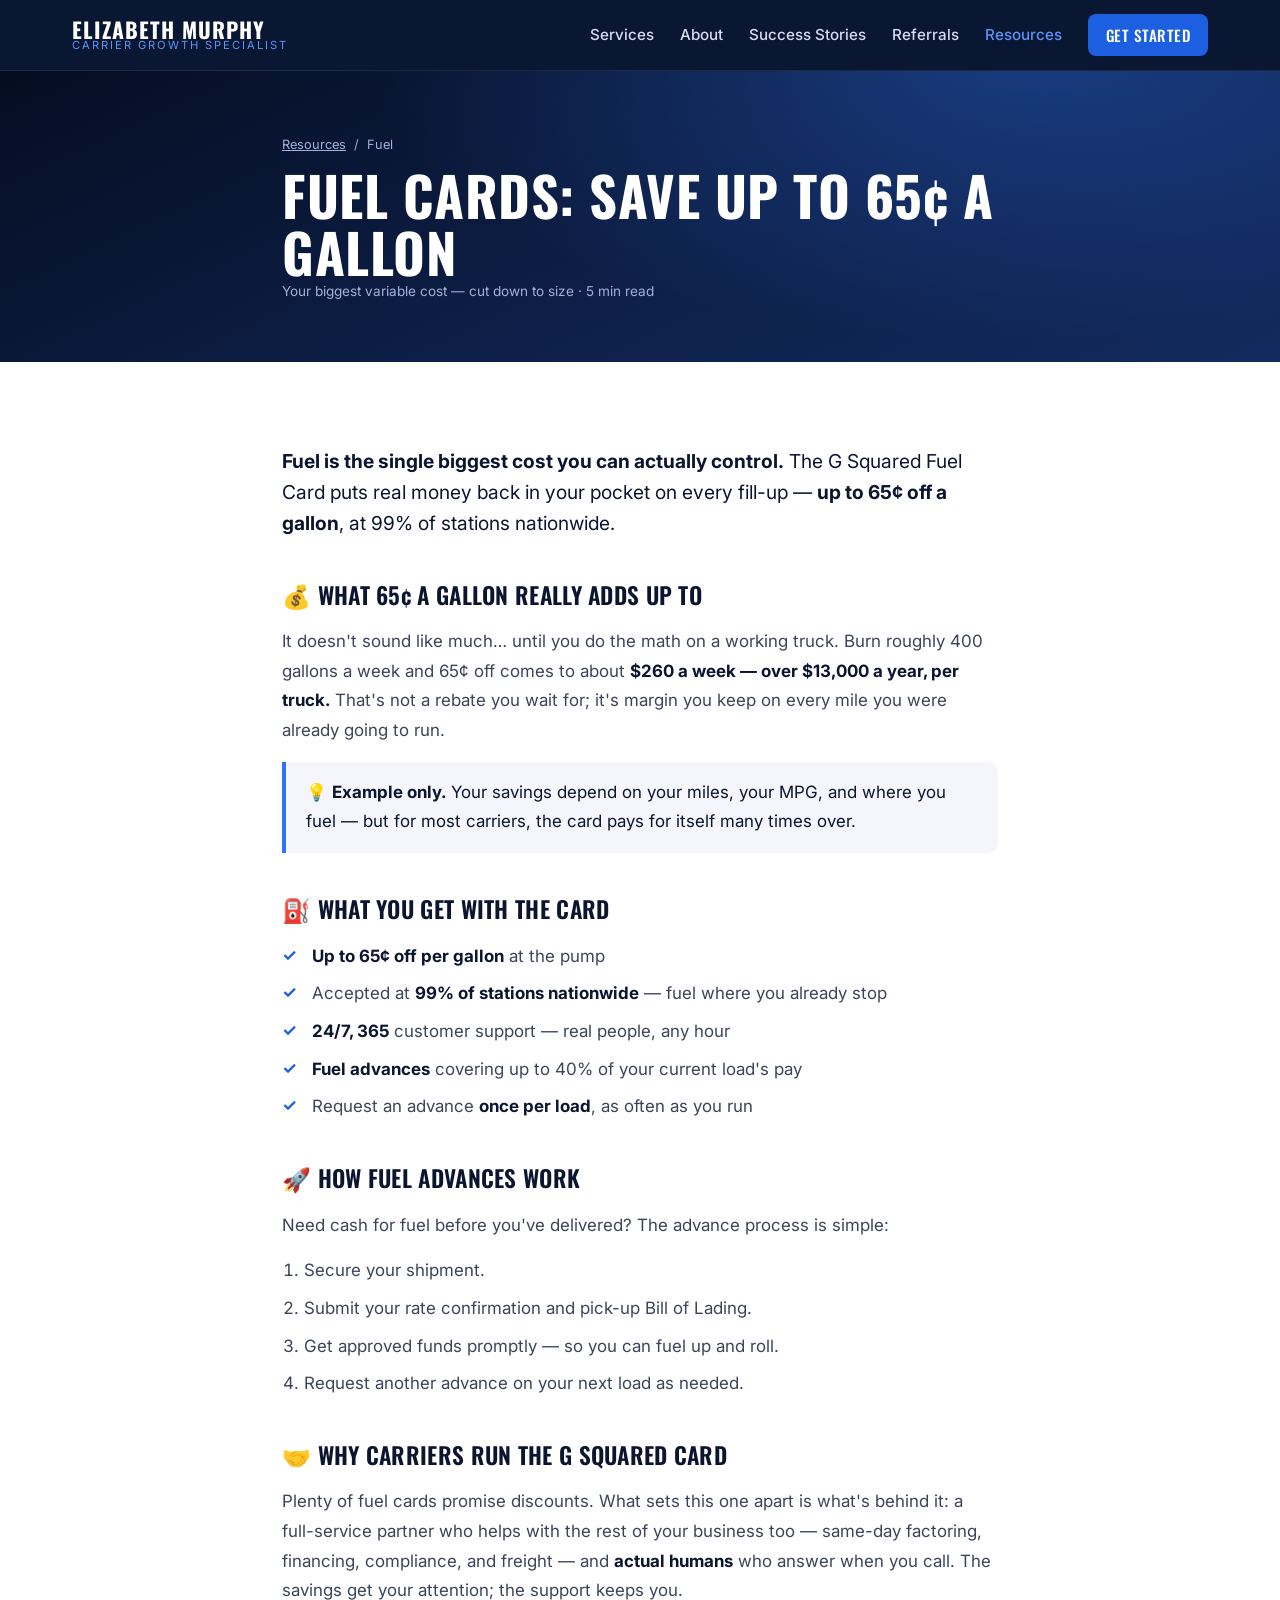
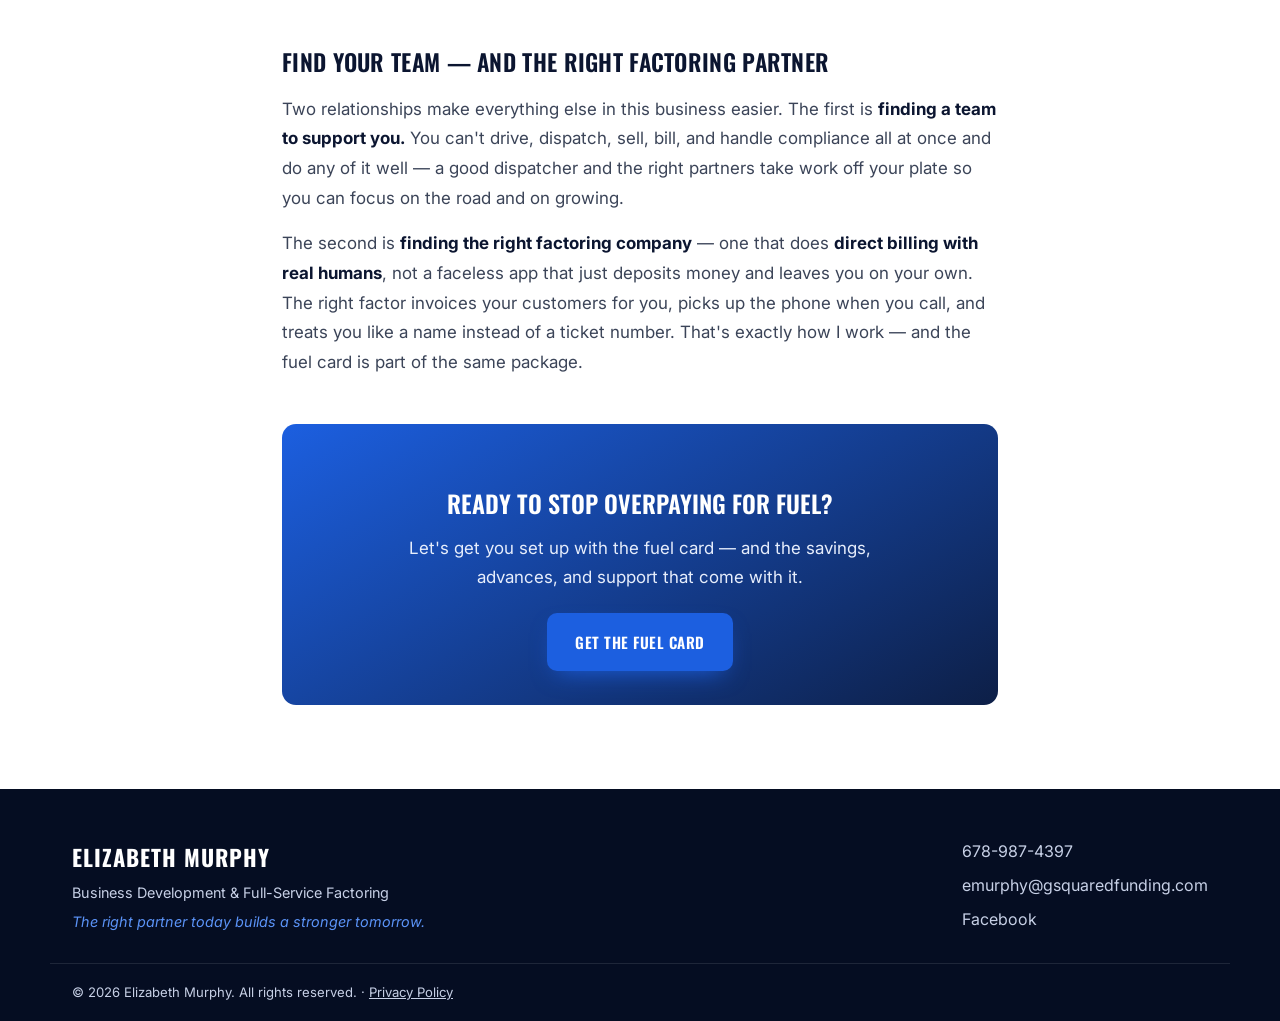
<file: blog-fuel-card-savings.html>
<!DOCTYPE html>
<html lang="en">
<head>
  <meta charset="UTF-8" />
  <meta name="viewport" content="width=device-width, initial-scale=1.0" />
  <title>Fuel Cards: Save Up to 65¢ a Gallon | Elizabeth Murphy</title>
  <meta name="description" content="The G Squared Fuel Card helps carriers save up to 65¢ a gallon at 99% of stations nationwide, with 24/7 support and fuel advances on your loads. See how much you could save." />
  <link rel="preconnect" href="https://fonts.googleapis.com" />
  <link rel="preconnect" href="https://fonts.gstatic.com" crossorigin />
  <link href="https://fonts.googleapis.com/css2?family=Oswald:wght@500;600;700&family=Inter:wght@400;500;600;700&display=swap" rel="stylesheet" />
  <link rel="stylesheet" href="styles.css" />
</head>
<body>

  <header class="nav" id="top">
    <div class="container nav-inner">
      <a href="index.html" class="brand">
        <span class="brand-name">ELIZABETH MURPHY</span>
        <span class="brand-sub">Carrier Growth Specialist</span>
      </a>
      <nav class="nav-links" id="navLinks">
        <a href="index.html#services">Services</a>
        <a href="index.html#about">About</a>
        <a href="index.html#stories">Success Stories</a>
        <a href="index.html#referral">Referrals</a>
        <a href="blog.html" class="active">Resources</a>
        <a href="get-started.html" class="nav-cta">Get Started</a>
      </nav>
      <a href="tel:6789874397" class="nav-phone">678-987-4397</a>
      <button class="nav-toggle" id="navToggle" aria-label="Toggle menu">
        <span></span><span></span><span></span>
      </button>
    </div>
  </header>

  <section class="page-hero">
    <div class="container post-wrap">
      <p class="crumb"><a href="blog.html">Resources</a> &nbsp;/&nbsp; Fuel</p>
      <h1>Fuel cards: save up to 65&cent; a gallon</h1>
      <p class="post-meta" style="color:#9fb2da;">Your biggest variable cost &mdash; cut down to size &middot; 5 min read</p>
    </div>
  </section>

  <section class="section">
    <div class="container post-wrap">
      <div class="prose">

        <p class="lead-in">
          <strong>Fuel is the single biggest cost you can actually control.</strong> The
          G Squared Fuel Card puts real money back in your pocket on every fill-up &mdash;
          <strong>up to 65&cent; off a gallon</strong>, at 99% of stations nationwide.
        </p>

        <h2>💰 What 65&cent; a gallon really adds up to</h2>
        <p>
          It doesn't sound like much&hellip; until you do the math on a working truck. Burn
          roughly 400 gallons a week and 65&cent; off comes to about <strong>$260 a week
          &mdash; over $13,000 a year, per truck.</strong> That's not a rebate you wait for;
          it's margin you keep on every mile you were already going to run.
        </p>
        <p class="callout">
          💡 <strong>Example only.</strong> Your savings depend on your miles, your MPG, and
          where you fuel &mdash; but for most carriers, the card pays for itself many times over.
        </p>

        <h2>⛽ What you get with the card</h2>
        <ul class="checklist">
          <li><strong>Up to 65&cent; off per gallon</strong> at the pump</li>
          <li>Accepted at <strong>99% of stations nationwide</strong> &mdash; fuel where you already stop</li>
          <li><strong>24/7, 365</strong> customer support &mdash; real people, any hour</li>
          <li><strong>Fuel advances</strong> covering up to 40% of your current load's pay</li>
          <li>Request an advance <strong>once per load</strong>, as often as you run</li>
        </ul>

        <h2>🚀 How fuel advances work</h2>
        <p>Need cash for fuel before you've delivered? The advance process is simple:</p>
        <ol>
          <li>Secure your shipment.</li>
          <li>Submit your rate confirmation and pick-up Bill of Lading.</li>
          <li>Get approved funds promptly &mdash; so you can fuel up and roll.</li>
          <li>Request another advance on your next load as needed.</li>
        </ol>

        <h2>🤝 Why carriers run the G Squared card</h2>
        <p>
          Plenty of fuel cards promise discounts. What sets this one apart is what's behind it:
          a full-service partner who helps with the rest of your business too &mdash; same-day
          factoring, financing, compliance, and freight &mdash; and <strong>actual humans</strong>
          who answer when you call. The savings get your attention; the support keeps you.
        </p>

        <h2>Find your team &mdash; and the right factoring partner</h2>
        <p>
          Two relationships make everything else in this business easier. The first is
          <strong>finding a team to support you.</strong> You can't drive, dispatch, sell,
          bill, and handle compliance all at once and do any of it well &mdash; a good
          dispatcher and the right partners take work off your plate so you can focus on the
          road and on growing.
        </p>
        <p>
          The second is <strong>finding the right factoring company</strong> &mdash; one that
          does <strong>direct billing with real humans</strong>, not a faceless app that just
          deposits money and leaves you on your own. The right factor invoices your customers
          for you, picks up the phone when you call, and treats you like a name instead of a
          ticket number. That's exactly how I work &mdash; and the fuel card is part of the
          same package.
        </p>

        <div class="post-cta">
          <h3>Ready to stop overpaying for fuel?</h3>
          <p>Let's get you set up with the fuel card &mdash; and the savings, advances, and support that come with it.</p>
          <a href="get-started.html" class="btn btn-primary">Get the Fuel Card</a>
        </div>

      </div>
    </div>
  </section>

  <footer class="footer">
    <div class="container footer-inner">
      <div class="footer-brand">
        <span class="brand-name">ELIZABETH MURPHY</span>
        <p>Business Development &amp; Full-Service Factoring</p>
        <p class="footer-tag">The right partner today builds a stronger tomorrow.</p>
      </div>
      <div class="footer-contact">
        <a href="tel:6789874397">678-987-4397</a>
        <a href="mailto:emurphy@gsquaredfunding.com">emurphy@gsquaredfunding.com</a>
        <a href="https://www.facebook.com/profile.php?id=61589922279797" target="_blank" rel="noopener">Facebook</a>
      </div>
    </div>
    <div class="footer-bottom container">
      <span>&copy; <span id="year"></span> Elizabeth Murphy. All rights reserved. &middot; <a href="https://gsquaredfunding.com/privacy-policy" target="_blank" rel="noopener" class="footer-privacy">Privacy Policy</a></span>
    </div>
  </footer>

  <a href="tel:6789874397" class="fab-call" aria-label="Call Elizabeth">📞</a>
  <script src="script.js"></script>
</body>
</html>
</file>
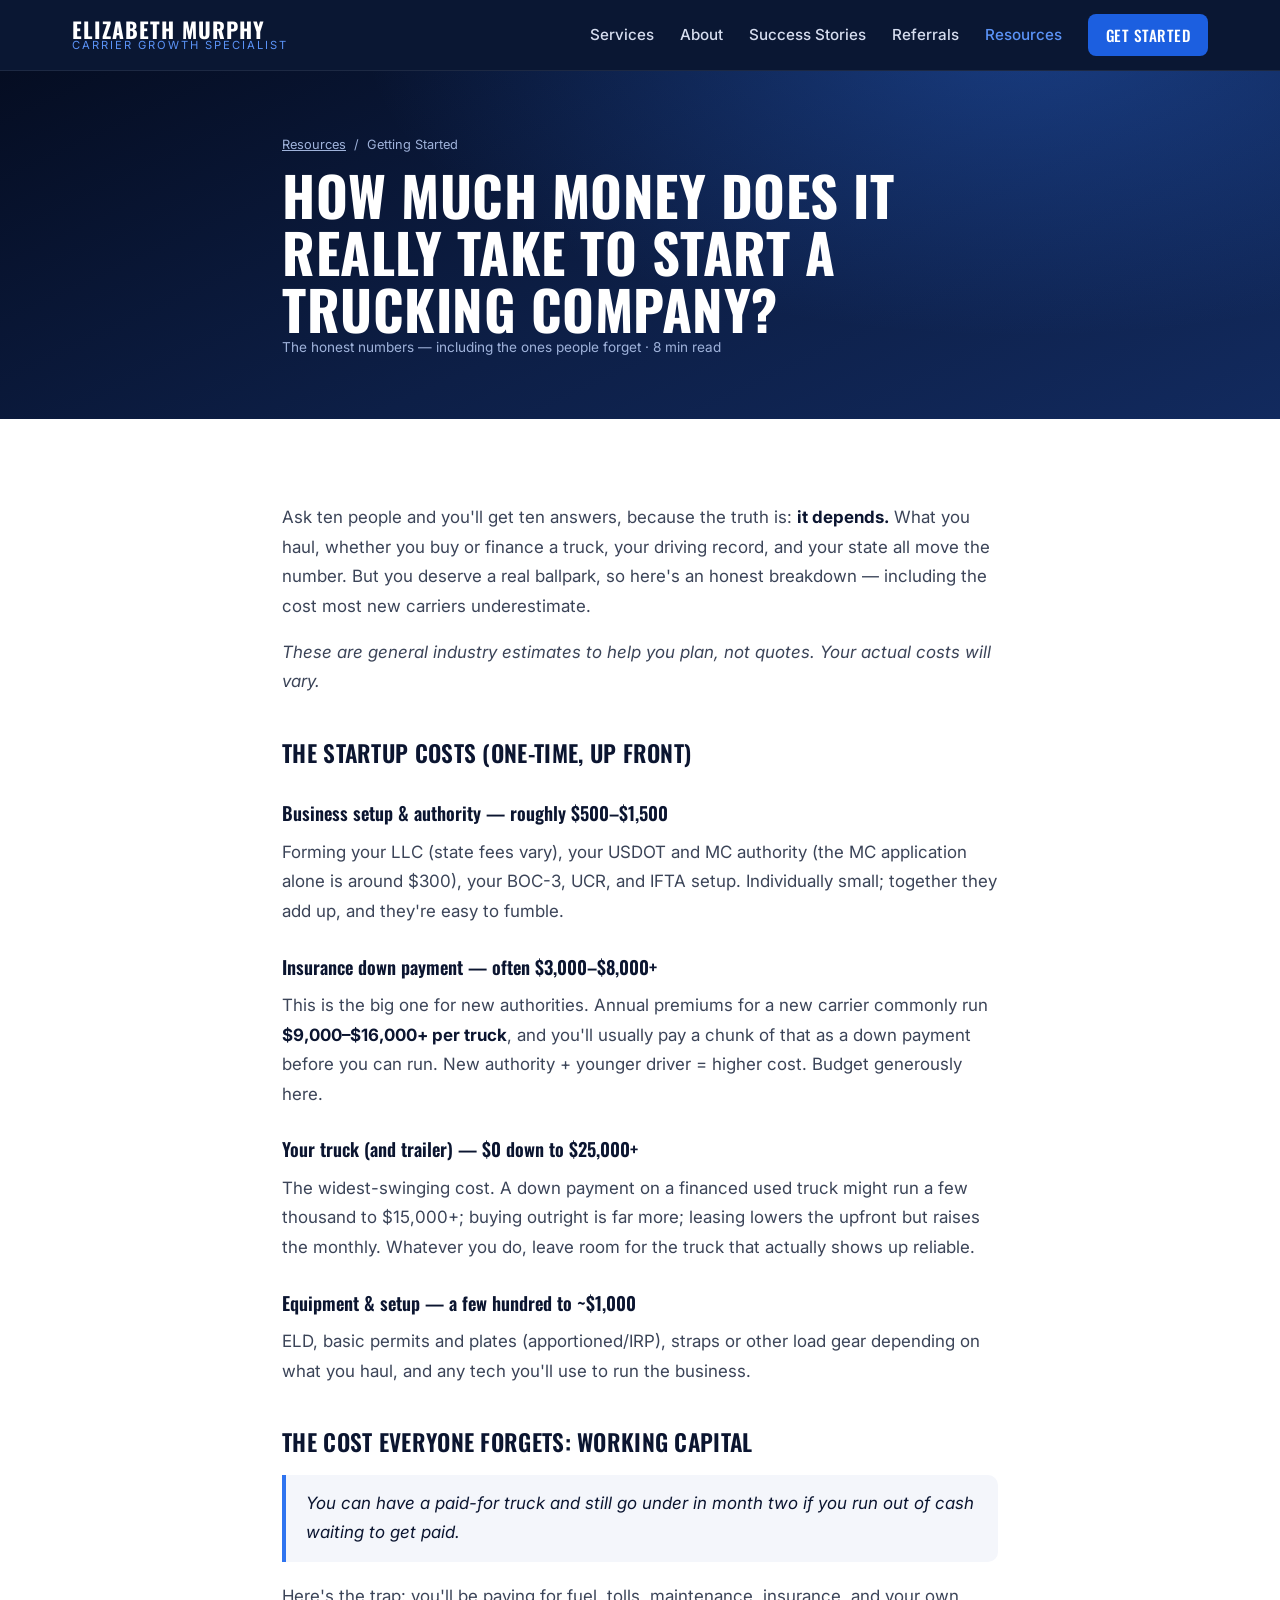
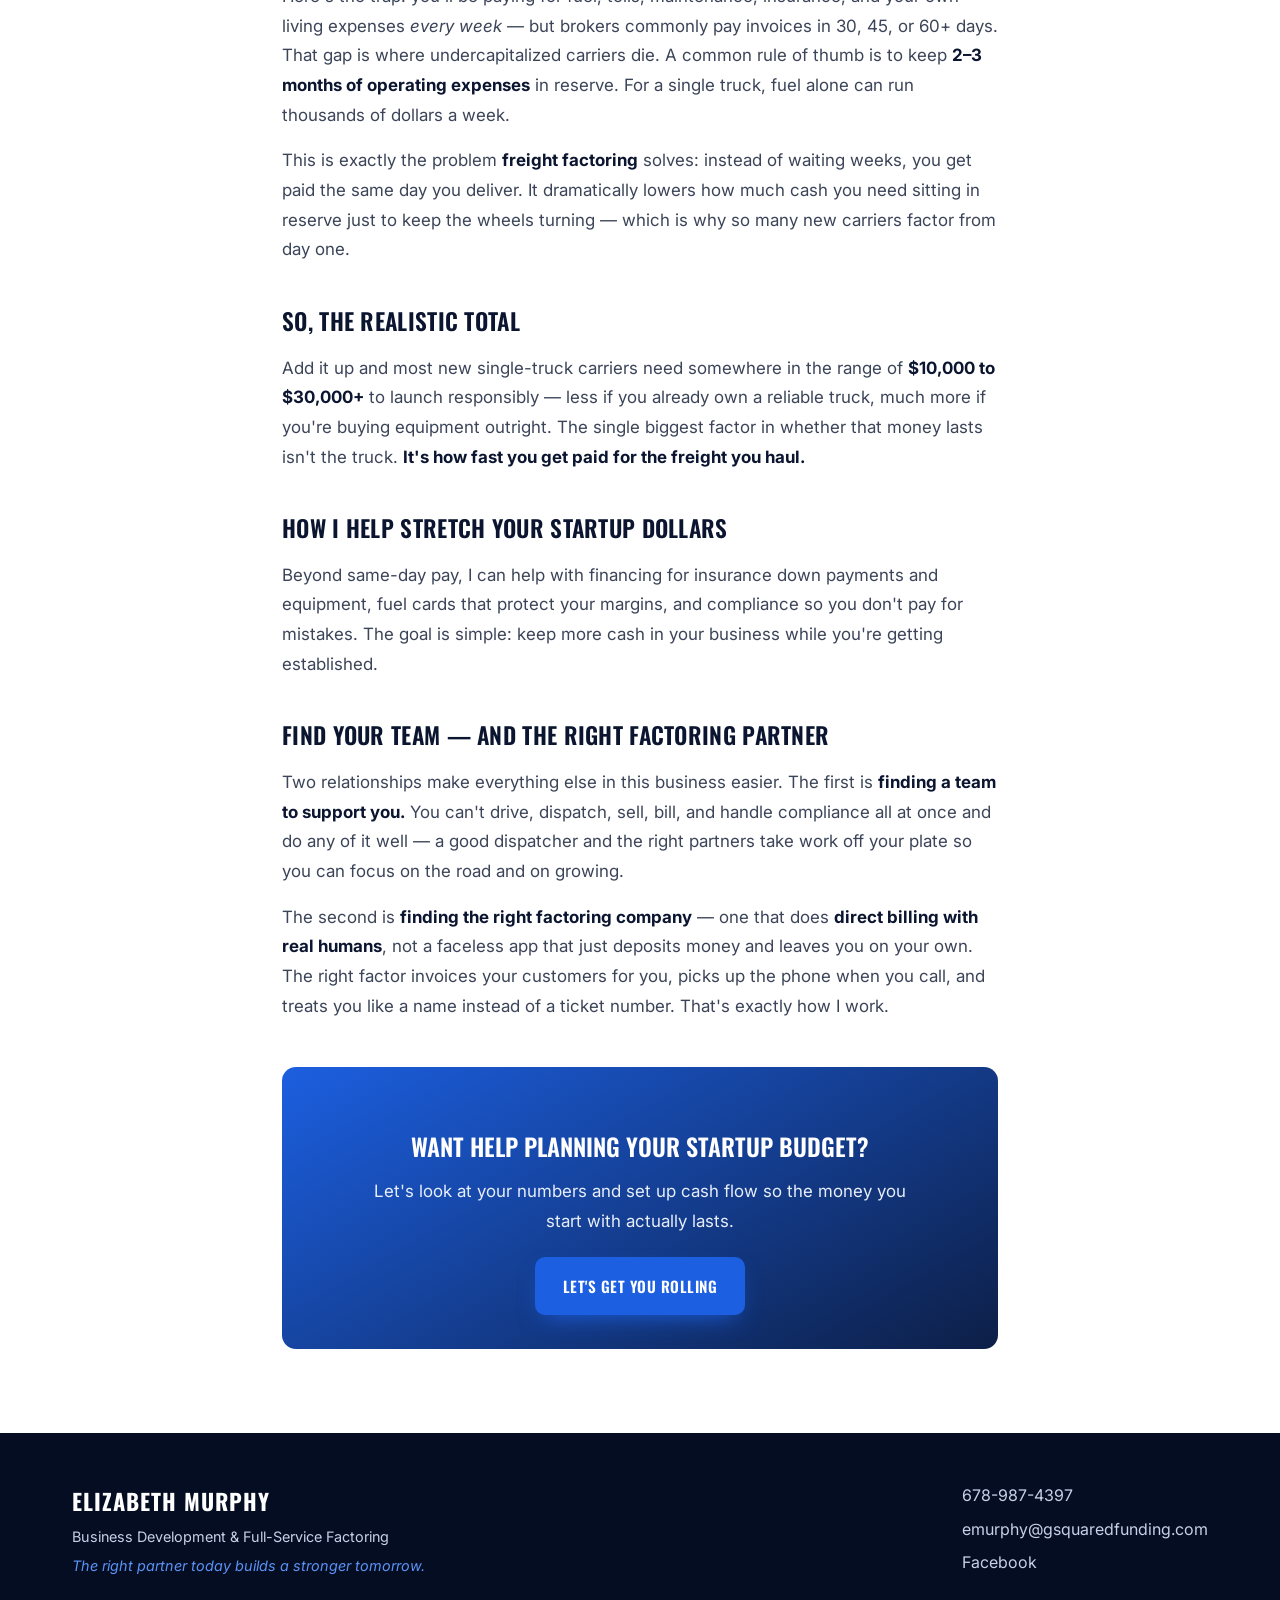
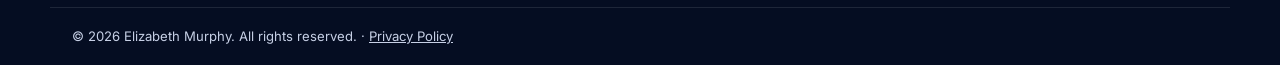
<file: blog-how-much-money-to-start-a-trucking-company.html>
<!DOCTYPE html>
<html lang="en">
<head>
  <meta charset="UTF-8" />
  <meta name="viewport" content="width=device-width, initial-scale=1.0" />
  <title>How Much Money Does It Really Take to Start a Trucking Company? | Elizabeth Murphy</title>
  <meta name="description" content="A realistic breakdown of what it costs to start a trucking company — authority, insurance, equipment, fuel, and the working capital most new carriers forget to plan for." />
  <link rel="preconnect" href="https://fonts.googleapis.com" />
  <link rel="preconnect" href="https://fonts.gstatic.com" crossorigin />
  <link href="https://fonts.googleapis.com/css2?family=Oswald:wght@500;600;700&family=Inter:wght@400;500;600;700&display=swap" rel="stylesheet" />
  <link rel="stylesheet" href="styles.css" />
</head>
<body>

  <header class="nav" id="top">
    <div class="container nav-inner">
      <a href="index.html" class="brand">
        <span class="brand-name">ELIZABETH MURPHY</span>
        <span class="brand-sub">Carrier Growth Specialist</span>
      </a>
      <nav class="nav-links" id="navLinks">
        <a href="index.html#services">Services</a>
        <a href="index.html#about">About</a>
        <a href="index.html#stories">Success Stories</a>
        <a href="index.html#referral">Referrals</a>
        <a href="blog.html" class="active">Resources</a>
        <a href="get-started.html" class="nav-cta">Get Started</a>
      </nav>
      <a href="tel:6789874397" class="nav-phone">678-987-4397</a>
      <button class="nav-toggle" id="navToggle" aria-label="Toggle menu">
        <span></span><span></span><span></span>
      </button>
    </div>
  </header>

  <section class="page-hero">
    <div class="container post-wrap">
      <p class="crumb"><a href="blog.html">Resources</a> &nbsp;/&nbsp; Getting Started</p>
      <h1>How much money does it really take to start a trucking company?</h1>
      <p class="post-meta" style="color:#9fb2da;">The honest numbers &mdash; including the ones people forget &middot; 8 min read</p>
    </div>
  </section>

  <section class="section">
    <div class="container post-wrap">
      <div class="prose">

        <p>
          Ask ten people and you'll get ten answers, because the truth is: <strong>it
          depends.</strong> What you haul, whether you buy or finance a truck, your driving
          record, and your state all move the number. But you deserve a real ballpark, so
          here's an honest breakdown &mdash; including the cost most new carriers underestimate.
        </p>
        <p>
          <em>These are general industry estimates to help you plan, not quotes. Your actual
          costs will vary.</em>
        </p>

        <h2>The startup costs (one-time, up front)</h2>

        <h3>Business setup &amp; authority &mdash; roughly $500&ndash;$1,500</h3>
        <p>
          Forming your LLC (state fees vary), your USDOT and MC authority (the MC application
          alone is around $300), your BOC-3, UCR, and IFTA setup. Individually small; together
          they add up, and they're easy to fumble.
        </p>

        <h3>Insurance down payment &mdash; often $3,000&ndash;$8,000+</h3>
        <p>
          This is the big one for new authorities. Annual premiums for a new carrier commonly
          run <strong>$9,000&ndash;$16,000+ per truck</strong>, and you'll usually pay a chunk
          of that as a down payment before you can run. New authority + younger driver = higher
          cost. Budget generously here.
        </p>

        <h3>Your truck (and trailer) &mdash; $0 down to $25,000+</h3>
        <p>
          The widest-swinging cost. A down payment on a financed used truck might run a few
          thousand to $15,000+; buying outright is far more; leasing lowers the upfront but
          raises the monthly. Whatever you do, leave room for the truck that actually shows up
          reliable.
        </p>

        <h3>Equipment &amp; setup &mdash; a few hundred to ~$1,000</h3>
        <p>
          ELD, basic permits and plates (apportioned/IRP), straps or other load gear depending
          on what you haul, and any tech you'll use to run the business.
        </p>

        <h2>The cost everyone forgets: working capital</h2>
        <blockquote>
          You can have a paid-for truck and still go under in month two if you run out of cash
          waiting to get paid.
        </blockquote>
        <p>
          Here's the trap: you'll be paying for fuel, tolls, maintenance, insurance, and your
          own living expenses <em>every week</em> &mdash; but brokers commonly pay invoices in
          30, 45, or 60+ days. That gap is where undercapitalized carriers die. A common rule
          of thumb is to keep <strong>2&ndash;3 months of operating expenses</strong> in reserve.
          For a single truck, fuel alone can run thousands of dollars a week.
        </p>
        <p>
          This is exactly the problem <strong>freight factoring</strong> solves: instead of
          waiting weeks, you get paid the same day you deliver. It dramatically lowers how much
          cash you need sitting in reserve just to keep the wheels turning &mdash; which is why
          so many new carriers factor from day one.
        </p>

        <h2>So, the realistic total</h2>
        <p>
          Add it up and most new single-truck carriers need somewhere in the range of
          <strong>$10,000 to $30,000+</strong> to launch responsibly &mdash; less if you already
          own a reliable truck, much more if you're buying equipment outright. The single
          biggest factor in whether that money lasts isn't the truck. <strong>It's how fast you
          get paid for the freight you haul.</strong>
        </p>

        <h2>How I help stretch your startup dollars</h2>
        <p>
          Beyond same-day pay, I can help with financing for insurance down payments and
          equipment, fuel cards that protect your margins, and compliance so you don't pay for
          mistakes. The goal is simple: keep more cash in your business while you're getting
          established.
        </p>

        <h2>Find your team &mdash; and the right factoring partner</h2>
        <p>
          Two relationships make everything else in this business easier. The first is
          <strong>finding a team to support you.</strong> You can't drive, dispatch, sell,
          bill, and handle compliance all at once and do any of it well &mdash; a good
          dispatcher and the right partners take work off your plate so you can focus on the
          road and on growing.
        </p>
        <p>
          The second is <strong>finding the right factoring company</strong> &mdash; one that
          does <strong>direct billing with real humans</strong>, not a faceless app that just
          deposits money and leaves you on your own. The right factor invoices your customers
          for you, picks up the phone when you call, and treats you like a name instead of a
          ticket number. That's exactly how I work.
        </p>

        <div class="post-cta">
          <h3>Want help planning your startup budget?</h3>
          <p>Let's look at your numbers and set up cash flow so the money you start with actually lasts.</p>
          <a href="get-started.html" class="btn btn-primary">Let's Get You Rolling</a>
        </div>

      </div>
    </div>
  </section>

  <footer class="footer">
    <div class="container footer-inner">
      <div class="footer-brand">
        <span class="brand-name">ELIZABETH MURPHY</span>
        <p>Business Development &amp; Full-Service Factoring</p>
        <p class="footer-tag">The right partner today builds a stronger tomorrow.</p>
      </div>
      <div class="footer-contact">
        <a href="tel:6789874397">678-987-4397</a>
        <a href="mailto:emurphy@gsquaredfunding.com">emurphy@gsquaredfunding.com</a>
        <a href="https://www.facebook.com/profile.php?id=61589922279797" target="_blank" rel="noopener">Facebook</a>
      </div>
    </div>
    <div class="footer-bottom container">
      <span>&copy; <span id="year"></span> Elizabeth Murphy. All rights reserved. &middot; <a href="https://gsquaredfunding.com/privacy-policy" target="_blank" rel="noopener" class="footer-privacy">Privacy Policy</a></span>
    </div>
  </footer>

  <a href="tel:6789874397" class="fab-call" aria-label="Call Elizabeth">📞</a>
  <script src="script.js"></script>
</body>
</html>
</file>
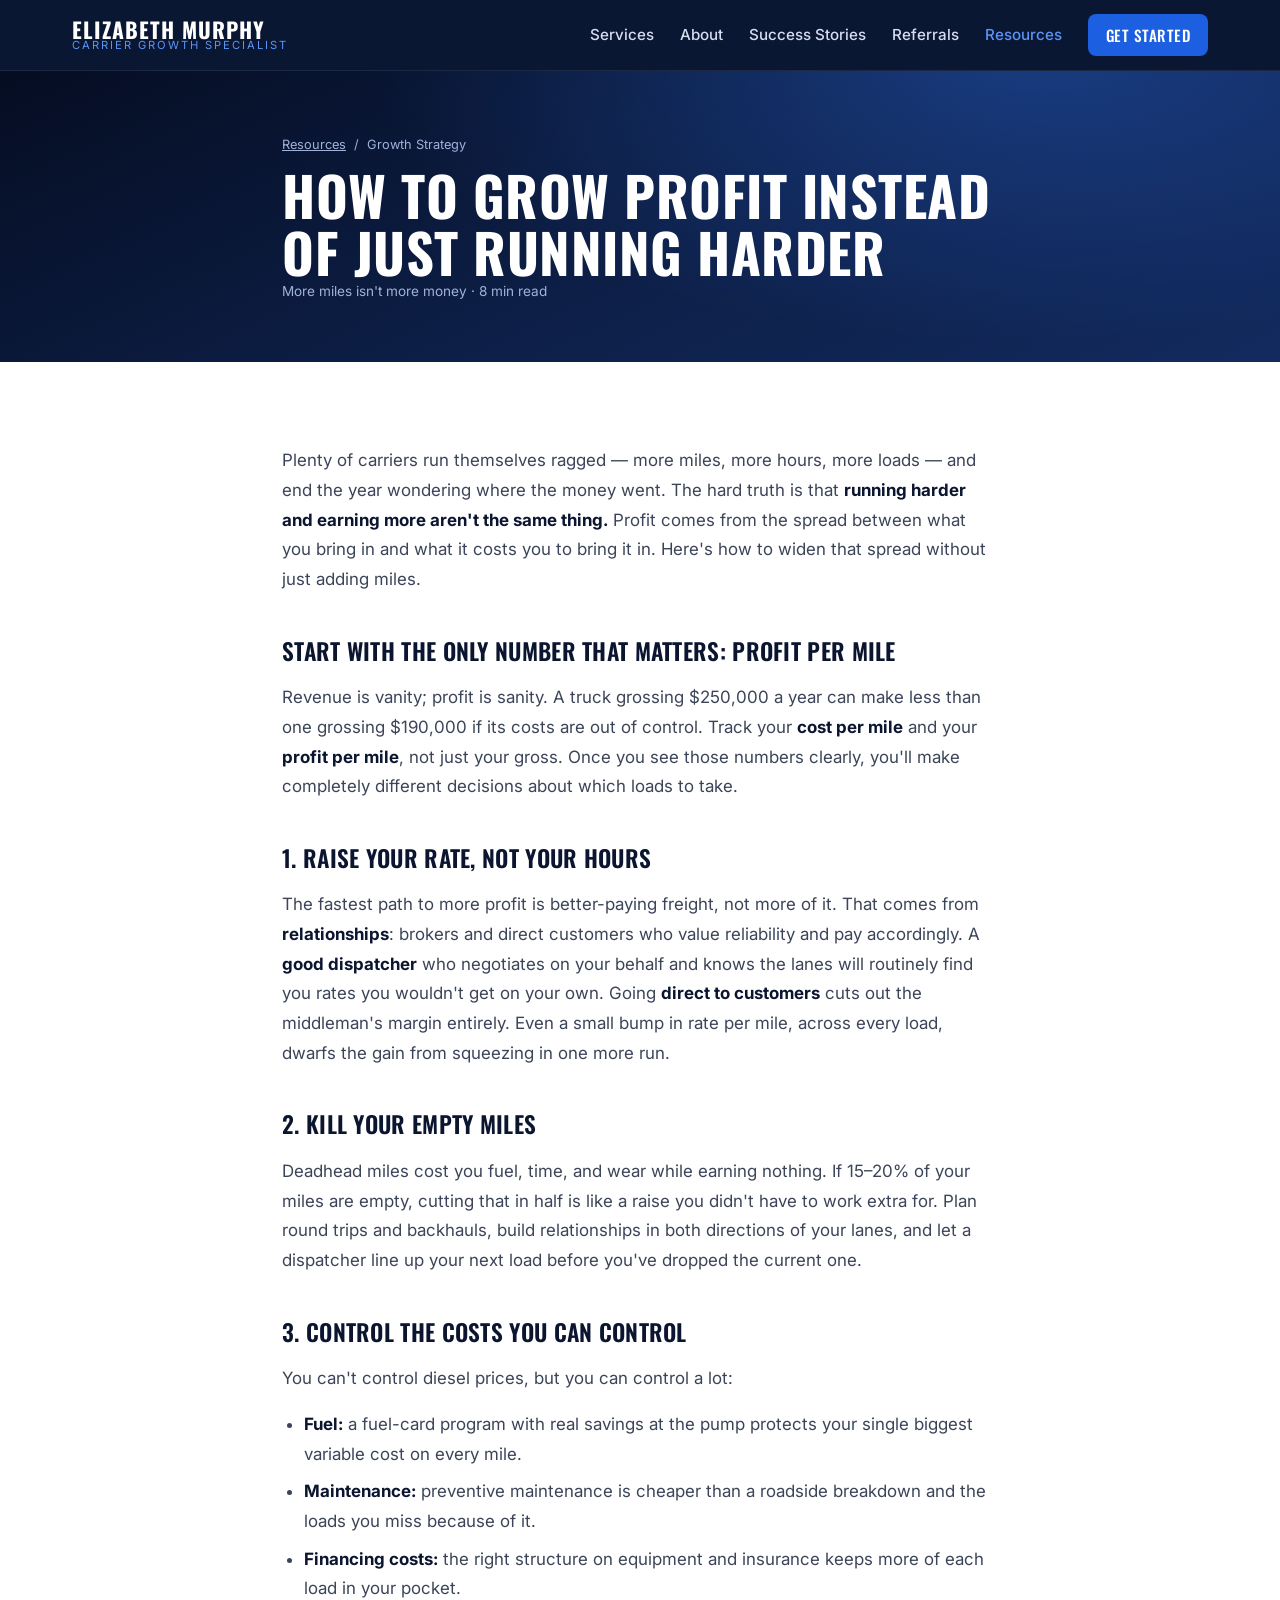
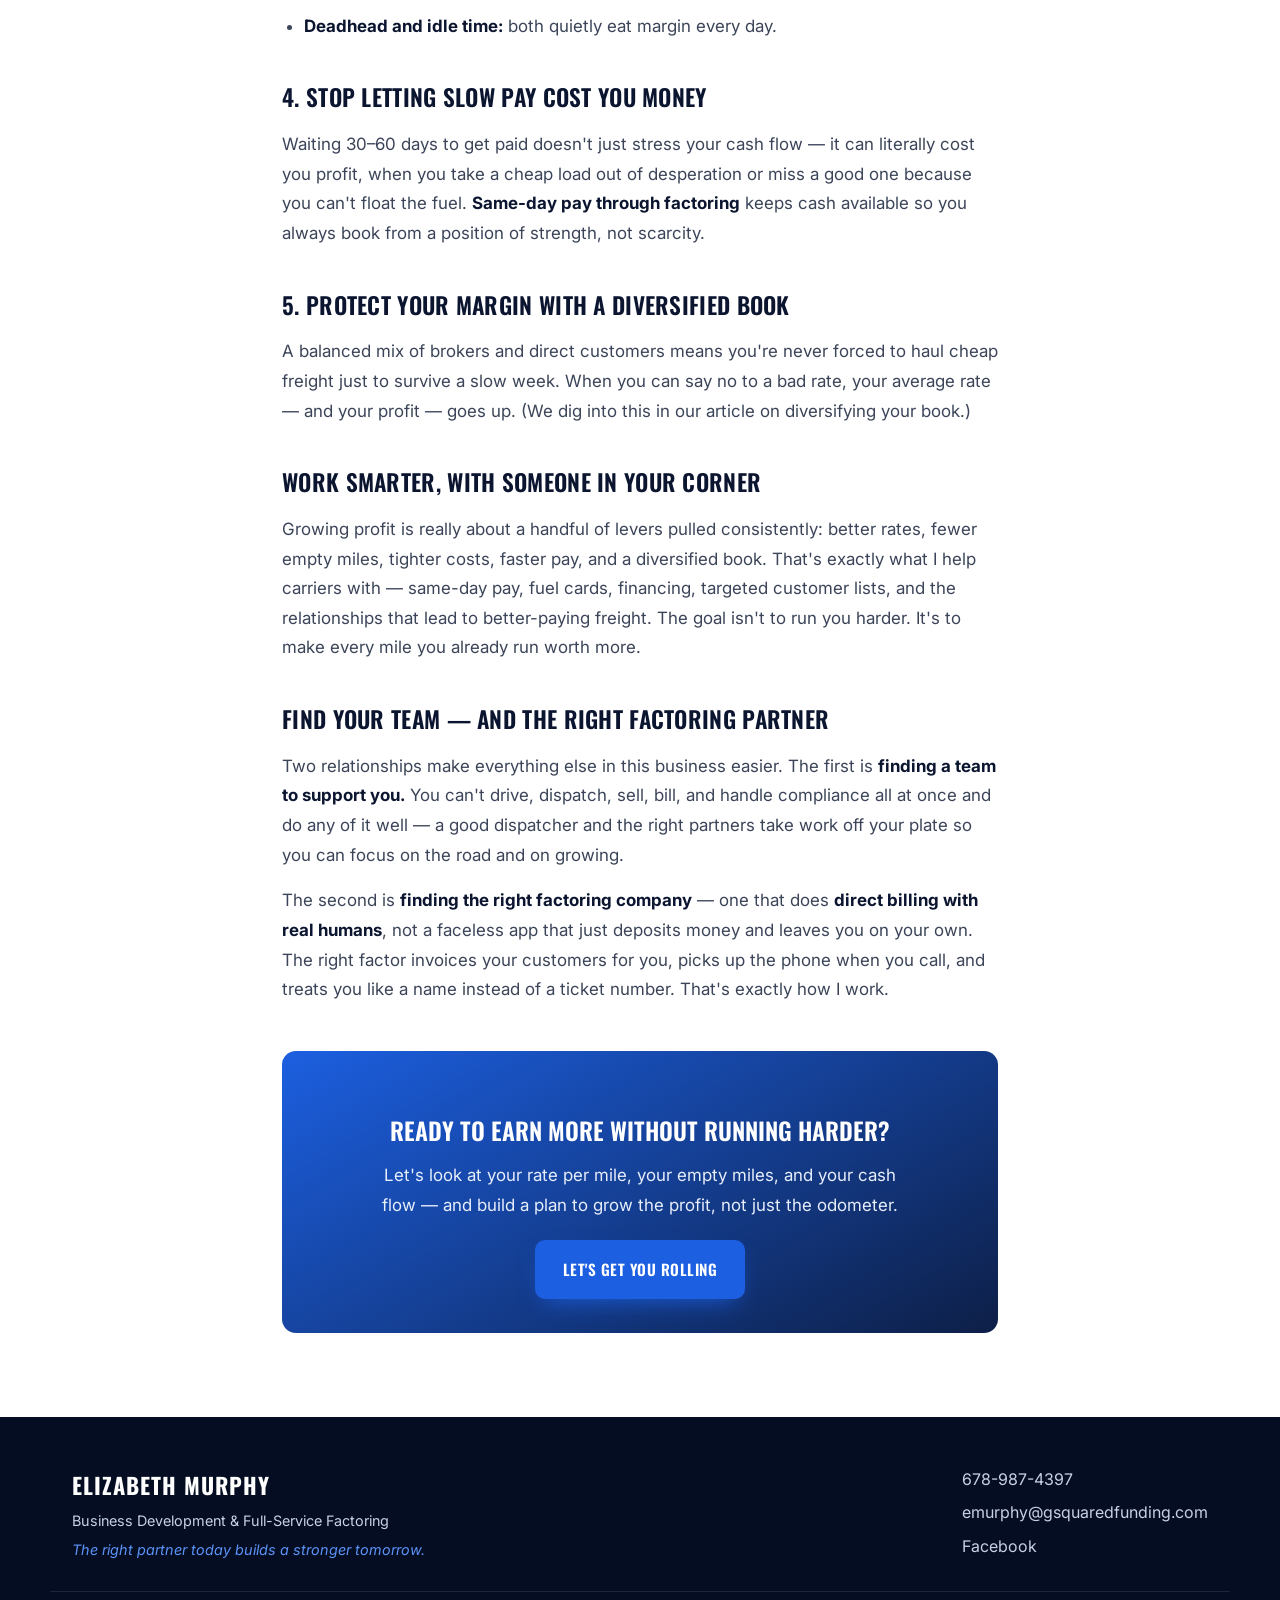
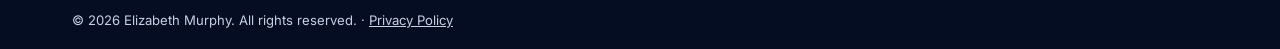
<file: blog-how-to-grow-profit.html>
<!DOCTYPE html>
<html lang="en">
<head>
  <meta charset="UTF-8" />
  <meta name="viewport" content="width=device-width, initial-scale=1.0" />
  <title>How to Grow Profit Instead of Just Running Harder | Elizabeth Murphy</title>
  <meta name="description" content="More miles isn't more money. Learn how to grow trucking profit by raising your rate per mile, cutting empty miles, controlling costs, and building better relationships." />
  <link rel="preconnect" href="https://fonts.googleapis.com" />
  <link rel="preconnect" href="https://fonts.gstatic.com" crossorigin />
  <link href="https://fonts.googleapis.com/css2?family=Oswald:wght@500;600;700&family=Inter:wght@400;500;600;700&display=swap" rel="stylesheet" />
  <link rel="stylesheet" href="styles.css" />
</head>
<body>

  <header class="nav" id="top">
    <div class="container nav-inner">
      <a href="index.html" class="brand">
        <span class="brand-name">ELIZABETH MURPHY</span>
        <span class="brand-sub">Carrier Growth Specialist</span>
      </a>
      <nav class="nav-links" id="navLinks">
        <a href="index.html#services">Services</a>
        <a href="index.html#about">About</a>
        <a href="index.html#stories">Success Stories</a>
        <a href="index.html#referral">Referrals</a>
        <a href="blog.html" class="active">Resources</a>
        <a href="get-started.html" class="nav-cta">Get Started</a>
      </nav>
      <a href="tel:6789874397" class="nav-phone">678-987-4397</a>
      <button class="nav-toggle" id="navToggle" aria-label="Toggle menu">
        <span></span><span></span><span></span>
      </button>
    </div>
  </header>

  <section class="page-hero">
    <div class="container post-wrap">
      <p class="crumb"><a href="blog.html">Resources</a> &nbsp;/&nbsp; Growth Strategy</p>
      <h1>How to grow profit instead of just running harder</h1>
      <p class="post-meta" style="color:#9fb2da;">More miles isn't more money &middot; 8 min read</p>
    </div>
  </section>

  <section class="section">
    <div class="container post-wrap">
      <div class="prose">

        <p>
          Plenty of carriers run themselves ragged &mdash; more miles, more hours, more loads
          &mdash; and end the year wondering where the money went. The hard truth is that
          <strong>running harder and earning more aren't the same thing.</strong> Profit comes
          from the spread between what you bring in and what it costs you to bring it in. Here's
          how to widen that spread without just adding miles.
        </p>

        <h2>Start with the only number that matters: profit per mile</h2>
        <p>
          Revenue is vanity; profit is sanity. A truck grossing $250,000 a year can make less
          than one grossing $190,000 if its costs are out of control. Track your
          <strong>cost per mile</strong> and your <strong>profit per mile</strong>, not just
          your gross. Once you see those numbers clearly, you'll make completely different
          decisions about which loads to take.
        </p>

        <h2>1. Raise your rate, not your hours</h2>
        <p>
          The fastest path to more profit is better-paying freight, not more of it. That comes
          from <strong>relationships</strong>: brokers and direct customers who value
          reliability and pay accordingly. A <strong>good dispatcher</strong> who negotiates on
          your behalf and knows the lanes will routinely find you rates you wouldn't get on your
          own. Going <strong>direct to customers</strong> cuts out the middleman's margin
          entirely. Even a small bump in rate per mile, across every load, dwarfs the gain from
          squeezing in one more run.
        </p>

        <h2>2. Kill your empty miles</h2>
        <p>
          Deadhead miles cost you fuel, time, and wear while earning nothing. If 15&ndash;20% of
          your miles are empty, cutting that in half is like a raise you didn't have to work
          extra for. Plan round trips and backhauls, build relationships in both directions of
          your lanes, and let a dispatcher line up your next load before you've dropped the
          current one.
        </p>

        <h2>3. Control the costs you can control</h2>
        <p>
          You can't control diesel prices, but you can control a lot:
        </p>
        <ul>
          <li><strong>Fuel:</strong> a fuel-card program with real savings at the pump protects
          your single biggest variable cost on every mile.</li>
          <li><strong>Maintenance:</strong> preventive maintenance is cheaper than a roadside
          breakdown and the loads you miss because of it.</li>
          <li><strong>Financing costs:</strong> the right structure on equipment and insurance
          keeps more of each load in your pocket.</li>
          <li><strong>Deadhead and idle time:</strong> both quietly eat margin every day.</li>
        </ul>

        <h2>4. Stop letting slow pay cost you money</h2>
        <p>
          Waiting 30&ndash;60 days to get paid doesn't just stress your cash flow &mdash; it can
          literally cost you profit, when you take a cheap load out of desperation or miss a good
          one because you can't float the fuel. <strong>Same-day pay through factoring</strong>
          keeps cash available so you always book from a position of strength, not scarcity.
        </p>

        <h2>5. Protect your margin with a diversified book</h2>
        <p>
          A balanced mix of brokers and direct customers means you're never forced to haul cheap
          freight just to survive a slow week. When you can say no to a bad rate, your average
          rate &mdash; and your profit &mdash; goes up. (We dig into this in our article on
          diversifying your book.)
        </p>

        <h2>Work smarter, with someone in your corner</h2>
        <p>
          Growing profit is really about a handful of levers pulled consistently: better rates,
          fewer empty miles, tighter costs, faster pay, and a diversified book. That's exactly
          what I help carriers with &mdash; same-day pay, fuel cards, financing, targeted
          customer lists, and the relationships that lead to better-paying freight. The goal
          isn't to run you harder. It's to make every mile you already run worth more.
        </p>

        <h2>Find your team &mdash; and the right factoring partner</h2>
        <p>
          Two relationships make everything else in this business easier. The first is
          <strong>finding a team to support you.</strong> You can't drive, dispatch, sell,
          bill, and handle compliance all at once and do any of it well &mdash; a good
          dispatcher and the right partners take work off your plate so you can focus on the
          road and on growing.
        </p>
        <p>
          The second is <strong>finding the right factoring company</strong> &mdash; one that
          does <strong>direct billing with real humans</strong>, not a faceless app that just
          deposits money and leaves you on your own. The right factor invoices your customers
          for you, picks up the phone when you call, and treats you like a name instead of a
          ticket number. That's exactly how I work.
        </p>

        <div class="post-cta">
          <h3>Ready to earn more without running harder?</h3>
          <p>Let's look at your rate per mile, your empty miles, and your cash flow &mdash; and build a plan to grow the profit, not just the odometer.</p>
          <a href="get-started.html" class="btn btn-primary">Let's Get You Rolling</a>
        </div>

      </div>
    </div>
  </section>

  <footer class="footer">
    <div class="container footer-inner">
      <div class="footer-brand">
        <span class="brand-name">ELIZABETH MURPHY</span>
        <p>Business Development &amp; Full-Service Factoring</p>
        <p class="footer-tag">The right partner today builds a stronger tomorrow.</p>
      </div>
      <div class="footer-contact">
        <a href="tel:6789874397">678-987-4397</a>
        <a href="mailto:emurphy@gsquaredfunding.com">emurphy@gsquaredfunding.com</a>
        <a href="https://www.facebook.com/profile.php?id=61589922279797" target="_blank" rel="noopener">Facebook</a>
      </div>
    </div>
    <div class="footer-bottom container">
      <span>&copy; <span id="year"></span> Elizabeth Murphy. All rights reserved. &middot; <a href="https://gsquaredfunding.com/privacy-policy" target="_blank" rel="noopener" class="footer-privacy">Privacy Policy</a></span>
    </div>
  </footer>

  <a href="tel:6789874397" class="fab-call" aria-label="Call Elizabeth">📞</a>
  <script src="script.js"></script>
</body>
</html>
</file>
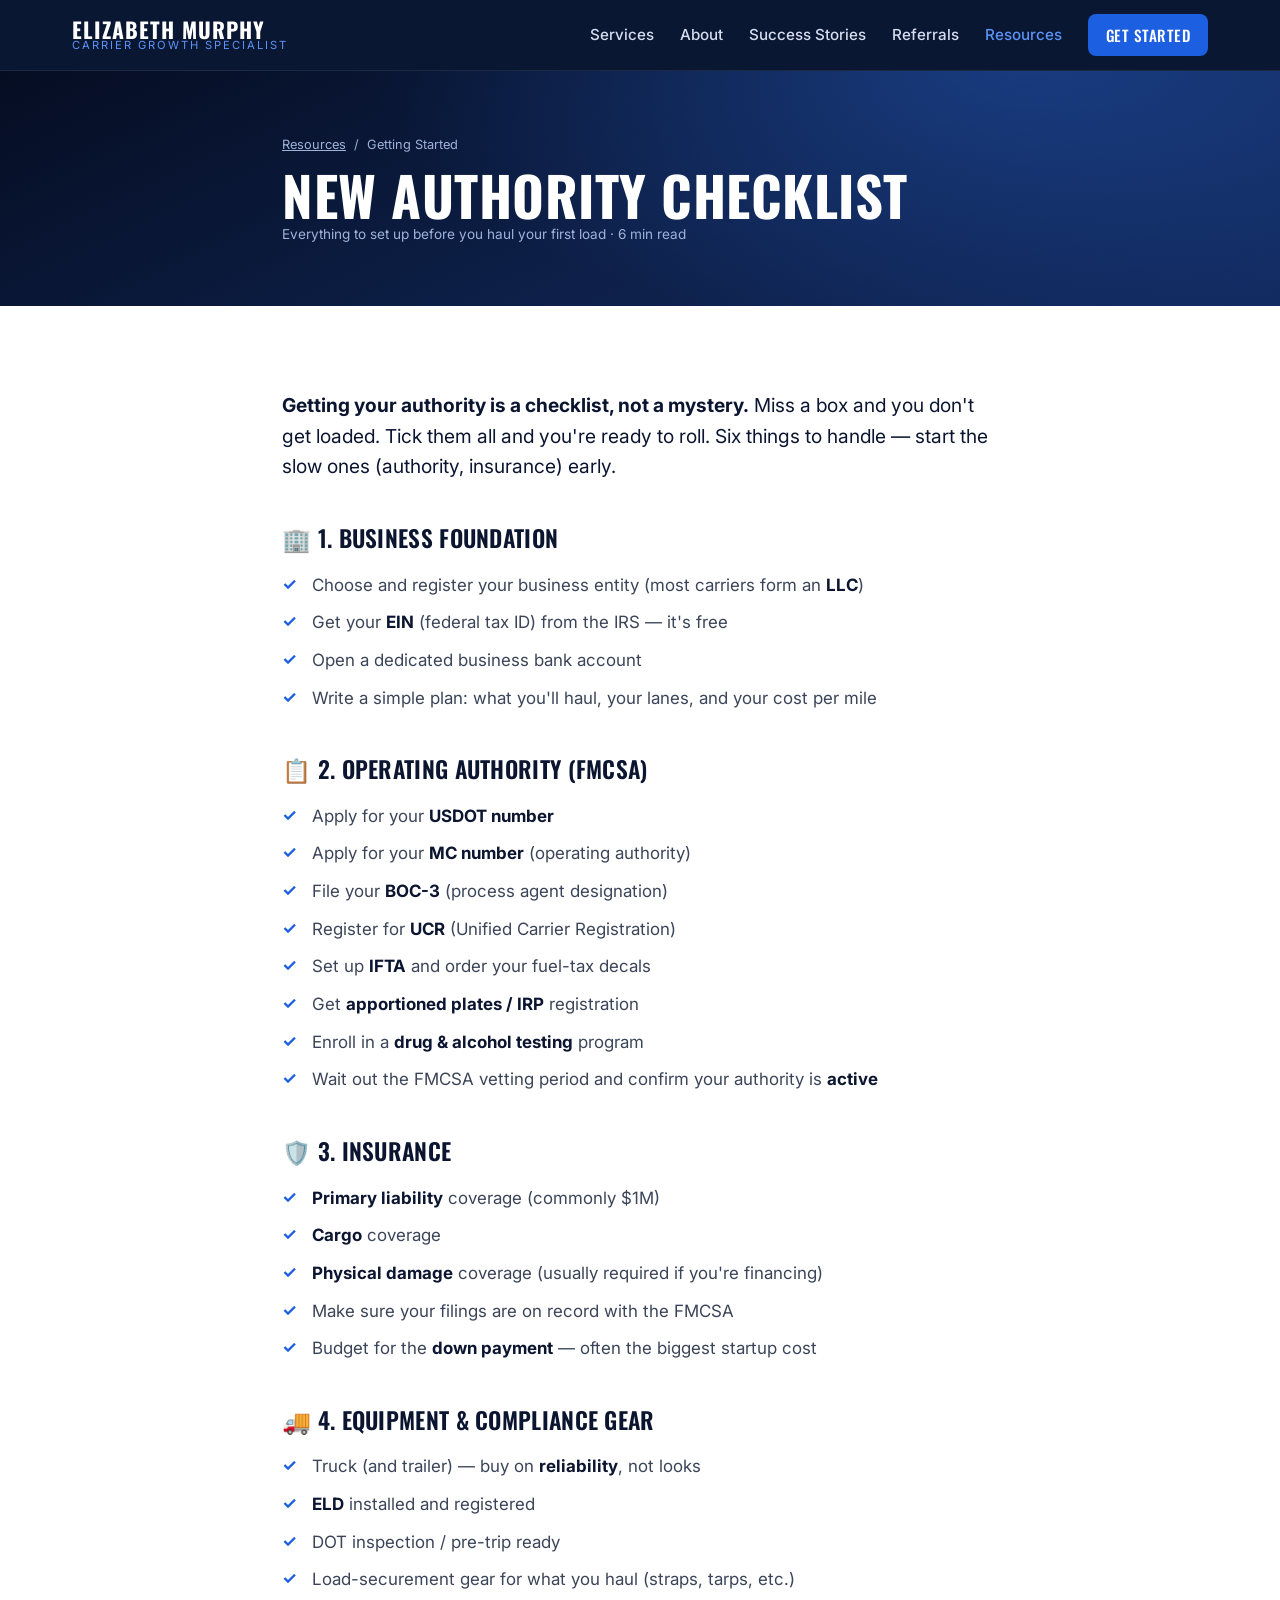
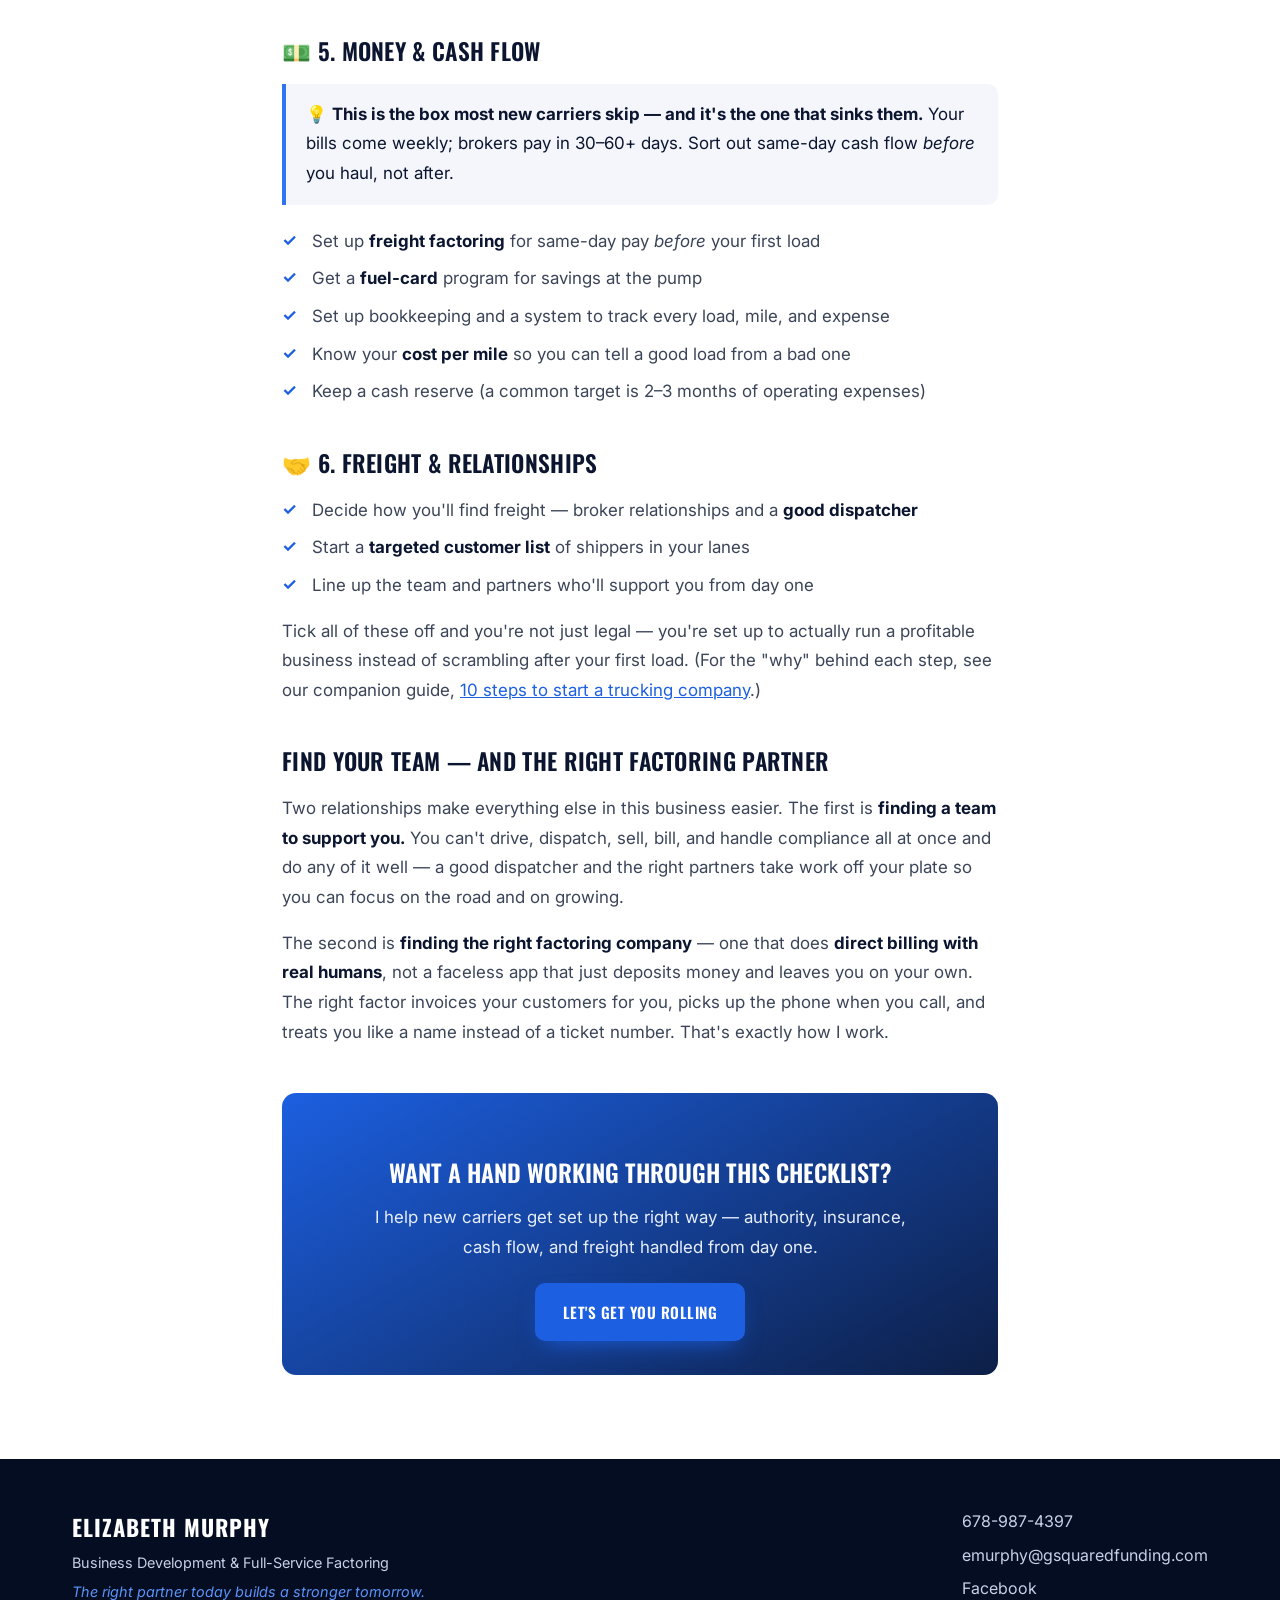
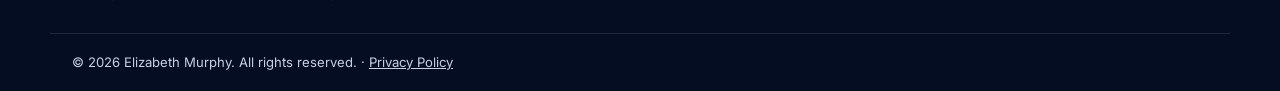
<file: blog-new-authority-checklist.html>
<!DOCTYPE html>
<html lang="en">
<head>
  <meta charset="UTF-8" />
  <meta name="viewport" content="width=device-width, initial-scale=1.0" />
  <title>New Authority Checklist for Trucking Companies | Elizabeth Murphy</title>
  <meta name="description" content="A step-by-step new authority checklist for trucking companies: business setup, USDOT/MC authority, insurance, equipment, cash flow, and what to have ready before your first load." />
  <link rel="preconnect" href="https://fonts.googleapis.com" />
  <link rel="preconnect" href="https://fonts.gstatic.com" crossorigin />
  <link href="https://fonts.googleapis.com/css2?family=Oswald:wght@500;600;700&family=Inter:wght@400;500;600;700&display=swap" rel="stylesheet" />
  <link rel="stylesheet" href="styles.css" />
</head>
<body>

  <header class="nav" id="top">
    <div class="container nav-inner">
      <a href="index.html" class="brand">
        <span class="brand-name">ELIZABETH MURPHY</span>
        <span class="brand-sub">Carrier Growth Specialist</span>
      </a>
      <nav class="nav-links" id="navLinks">
        <a href="index.html#services">Services</a>
        <a href="index.html#about">About</a>
        <a href="index.html#stories">Success Stories</a>
        <a href="index.html#referral">Referrals</a>
        <a href="blog.html" class="active">Resources</a>
        <a href="get-started.html" class="nav-cta">Get Started</a>
      </nav>
      <a href="tel:6789874397" class="nav-phone">678-987-4397</a>
      <button class="nav-toggle" id="navToggle" aria-label="Toggle menu">
        <span></span><span></span><span></span>
      </button>
    </div>
  </header>

  <section class="page-hero">
    <div class="container post-wrap">
      <p class="crumb"><a href="blog.html">Resources</a> &nbsp;/&nbsp; Getting Started</p>
      <h1>New authority checklist</h1>
      <p class="post-meta" style="color:#9fb2da;">Everything to set up before you haul your first load &middot; 6 min read</p>
    </div>
  </section>

  <section class="section">
    <div class="container post-wrap">
      <div class="prose">

        <p class="lead-in">
          <strong>Getting your authority is a checklist, not a mystery.</strong> Miss a box and
          you don't get loaded. Tick them all and you're ready to roll. Six things to handle
          &mdash; start the slow ones (authority, insurance) early.
        </p>

        <h2>🏢 1. Business foundation</h2>
        <ul class="checklist">
          <li>Choose and register your business entity (most carriers form an <strong>LLC</strong>)</li>
          <li>Get your <strong>EIN</strong> (federal tax ID) from the IRS &mdash; it's free</li>
          <li>Open a dedicated business bank account</li>
          <li>Write a simple plan: what you'll haul, your lanes, and your cost per mile</li>
        </ul>

        <h2>📋 2. Operating authority (FMCSA)</h2>
        <ul class="checklist">
          <li>Apply for your <strong>USDOT number</strong></li>
          <li>Apply for your <strong>MC number</strong> (operating authority)</li>
          <li>File your <strong>BOC-3</strong> (process agent designation)</li>
          <li>Register for <strong>UCR</strong> (Unified Carrier Registration)</li>
          <li>Set up <strong>IFTA</strong> and order your fuel-tax decals</li>
          <li>Get <strong>apportioned plates / IRP</strong> registration</li>
          <li>Enroll in a <strong>drug &amp; alcohol testing</strong> program</li>
          <li>Wait out the FMCSA vetting period and confirm your authority is <strong>active</strong></li>
        </ul>

        <h2>🛡️ 3. Insurance</h2>
        <ul class="checklist">
          <li><strong>Primary liability</strong> coverage (commonly $1M)</li>
          <li><strong>Cargo</strong> coverage</li>
          <li><strong>Physical damage</strong> coverage (usually required if you're financing)</li>
          <li>Make sure your filings are on record with the FMCSA</li>
          <li>Budget for the <strong>down payment</strong> &mdash; often the biggest startup cost</li>
        </ul>

        <h2>🚚 4. Equipment &amp; compliance gear</h2>
        <ul class="checklist">
          <li>Truck (and trailer) &mdash; buy on <strong>reliability</strong>, not looks</li>
          <li><strong>ELD</strong> installed and registered</li>
          <li>DOT inspection / pre-trip ready</li>
          <li>Load-securement gear for what you haul (straps, tarps, etc.)</li>
        </ul>

        <h2>💵 5. Money &amp; cash flow</h2>
        <p class="callout">💡 <strong>This is the box most new carriers skip &mdash; and it's the one that sinks them.</strong> Your bills come weekly; brokers pay in 30&ndash;60+ days. Sort out same-day cash flow <em>before</em> you haul, not after.</p>
        <ul class="checklist">
          <li>Set up <strong>freight factoring</strong> for same-day pay <em>before</em> your first load</li>
          <li>Get a <strong>fuel-card</strong> program for savings at the pump</li>
          <li>Set up bookkeeping and a system to track every load, mile, and expense</li>
          <li>Know your <strong>cost per mile</strong> so you can tell a good load from a bad one</li>
          <li>Keep a cash reserve (a common target is 2&ndash;3 months of operating expenses)</li>
        </ul>

        <h2>🤝 6. Freight &amp; relationships</h2>
        <ul class="checklist">
          <li>Decide how you'll find freight &mdash; broker relationships and a <strong>good dispatcher</strong></li>
          <li>Start a <strong>targeted customer list</strong> of shippers in your lanes</li>
          <li>Line up the team and partners who'll support you from day one</li>
        </ul>

        <p>
          Tick all of these off and you're not just legal &mdash; you're set up to actually run a
          profitable business instead of scrambling after your first load. (For the "why" behind
          each step, see our companion guide, <a href="blog-10-steps-to-start-a-trucking-company.html">10
          steps to start a trucking company</a>.)
        </p>

        <h2>Find your team &mdash; and the right factoring partner</h2>
        <p>
          Two relationships make everything else in this business easier. The first is
          <strong>finding a team to support you.</strong> You can't drive, dispatch, sell,
          bill, and handle compliance all at once and do any of it well &mdash; a good
          dispatcher and the right partners take work off your plate so you can focus on the
          road and on growing.
        </p>
        <p>
          The second is <strong>finding the right factoring company</strong> &mdash; one that
          does <strong>direct billing with real humans</strong>, not a faceless app that just
          deposits money and leaves you on your own. The right factor invoices your customers
          for you, picks up the phone when you call, and treats you like a name instead of a
          ticket number. That's exactly how I work.
        </p>

        <div class="post-cta">
          <h3>Want a hand working through this checklist?</h3>
          <p>I help new carriers get set up the right way &mdash; authority, insurance, cash flow, and freight handled from day one.</p>
          <a href="get-started.html" class="btn btn-primary">Let's Get You Rolling</a>
        </div>

      </div>
    </div>
  </section>

  <footer class="footer">
    <div class="container footer-inner">
      <div class="footer-brand">
        <span class="brand-name">ELIZABETH MURPHY</span>
        <p>Business Development &amp; Full-Service Factoring</p>
        <p class="footer-tag">The right partner today builds a stronger tomorrow.</p>
      </div>
      <div class="footer-contact">
        <a href="tel:6789874397">678-987-4397</a>
        <a href="mailto:emurphy@gsquaredfunding.com">emurphy@gsquaredfunding.com</a>
        <a href="https://www.facebook.com/profile.php?id=61589922279797" target="_blank" rel="noopener">Facebook</a>
      </div>
    </div>
    <div class="footer-bottom container">
      <span>&copy; <span id="year"></span> Elizabeth Murphy. All rights reserved. &middot; <a href="https://gsquaredfunding.com/privacy-policy" target="_blank" rel="noopener" class="footer-privacy">Privacy Policy</a></span>
    </div>
  </footer>

  <a href="tel:6789874397" class="fab-call" aria-label="Call Elizabeth">📞</a>
  <script src="script.js"></script>
</body>
</html>
</file>
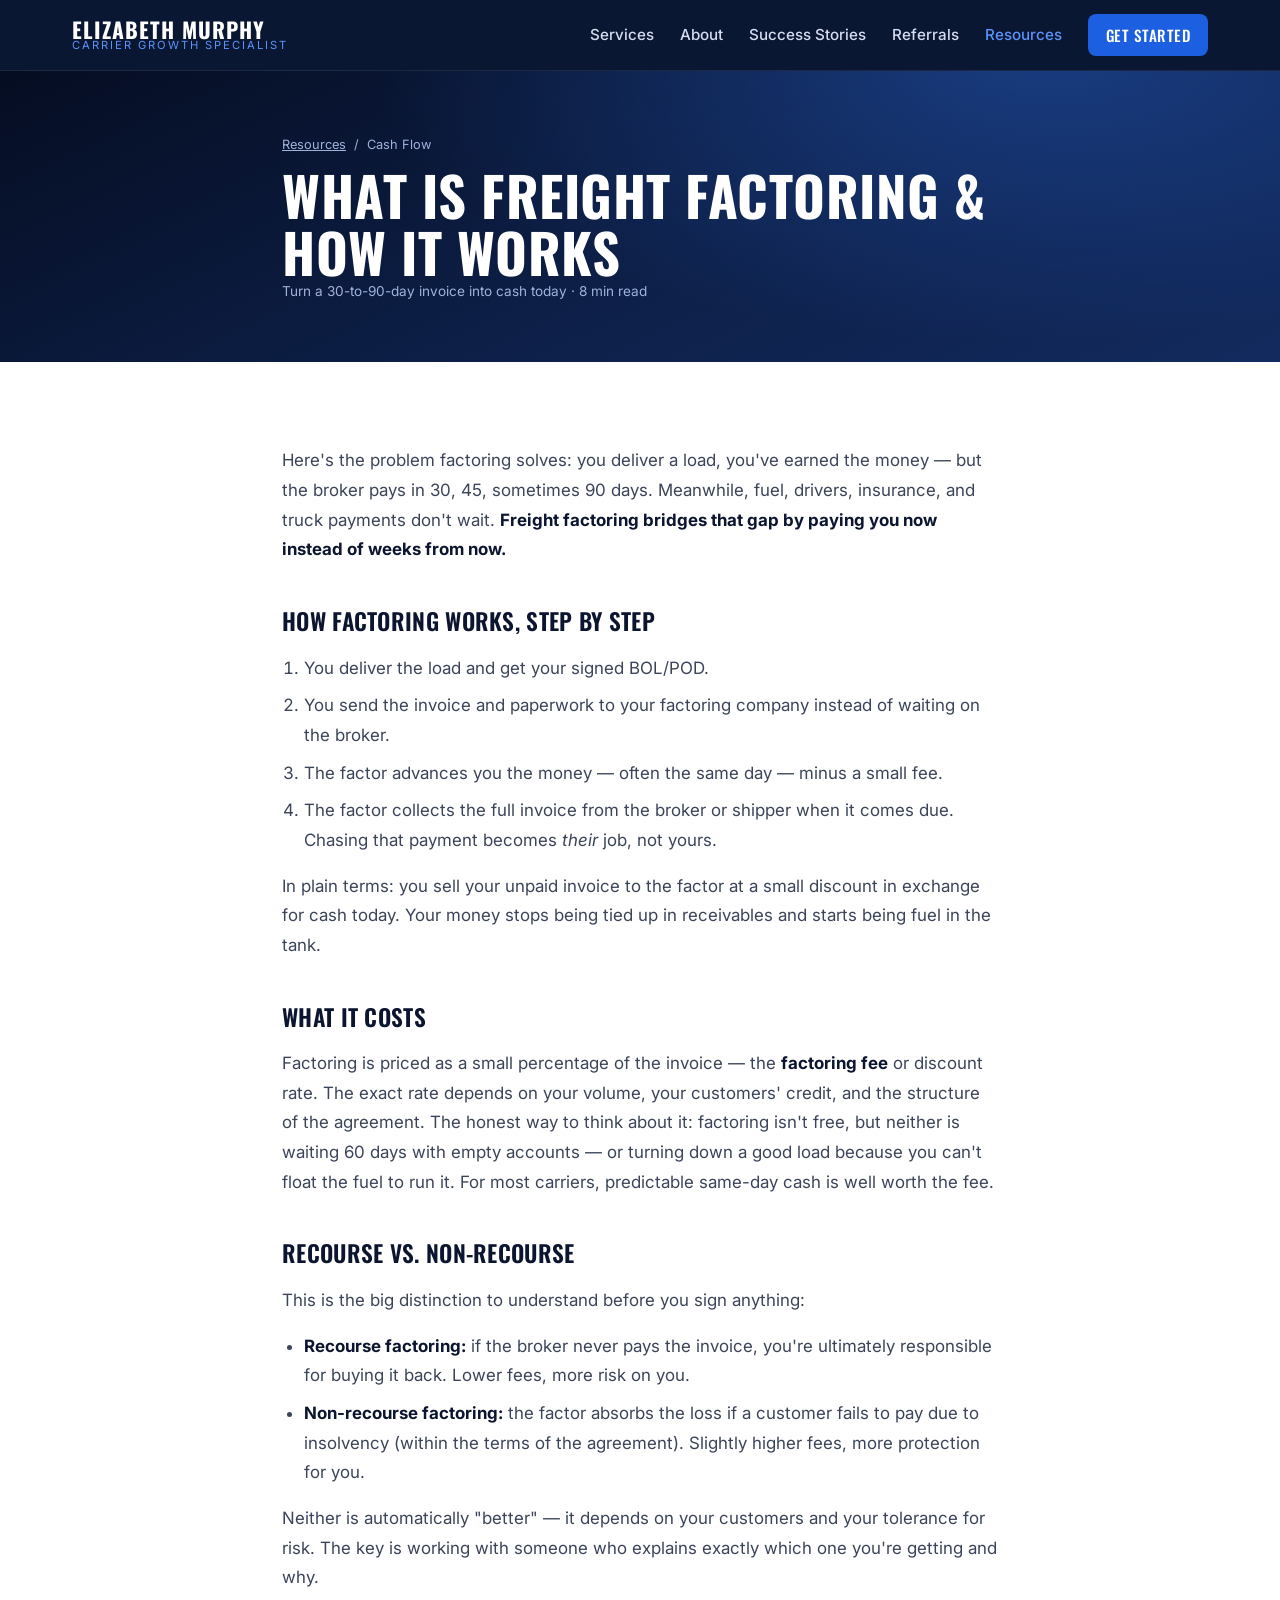
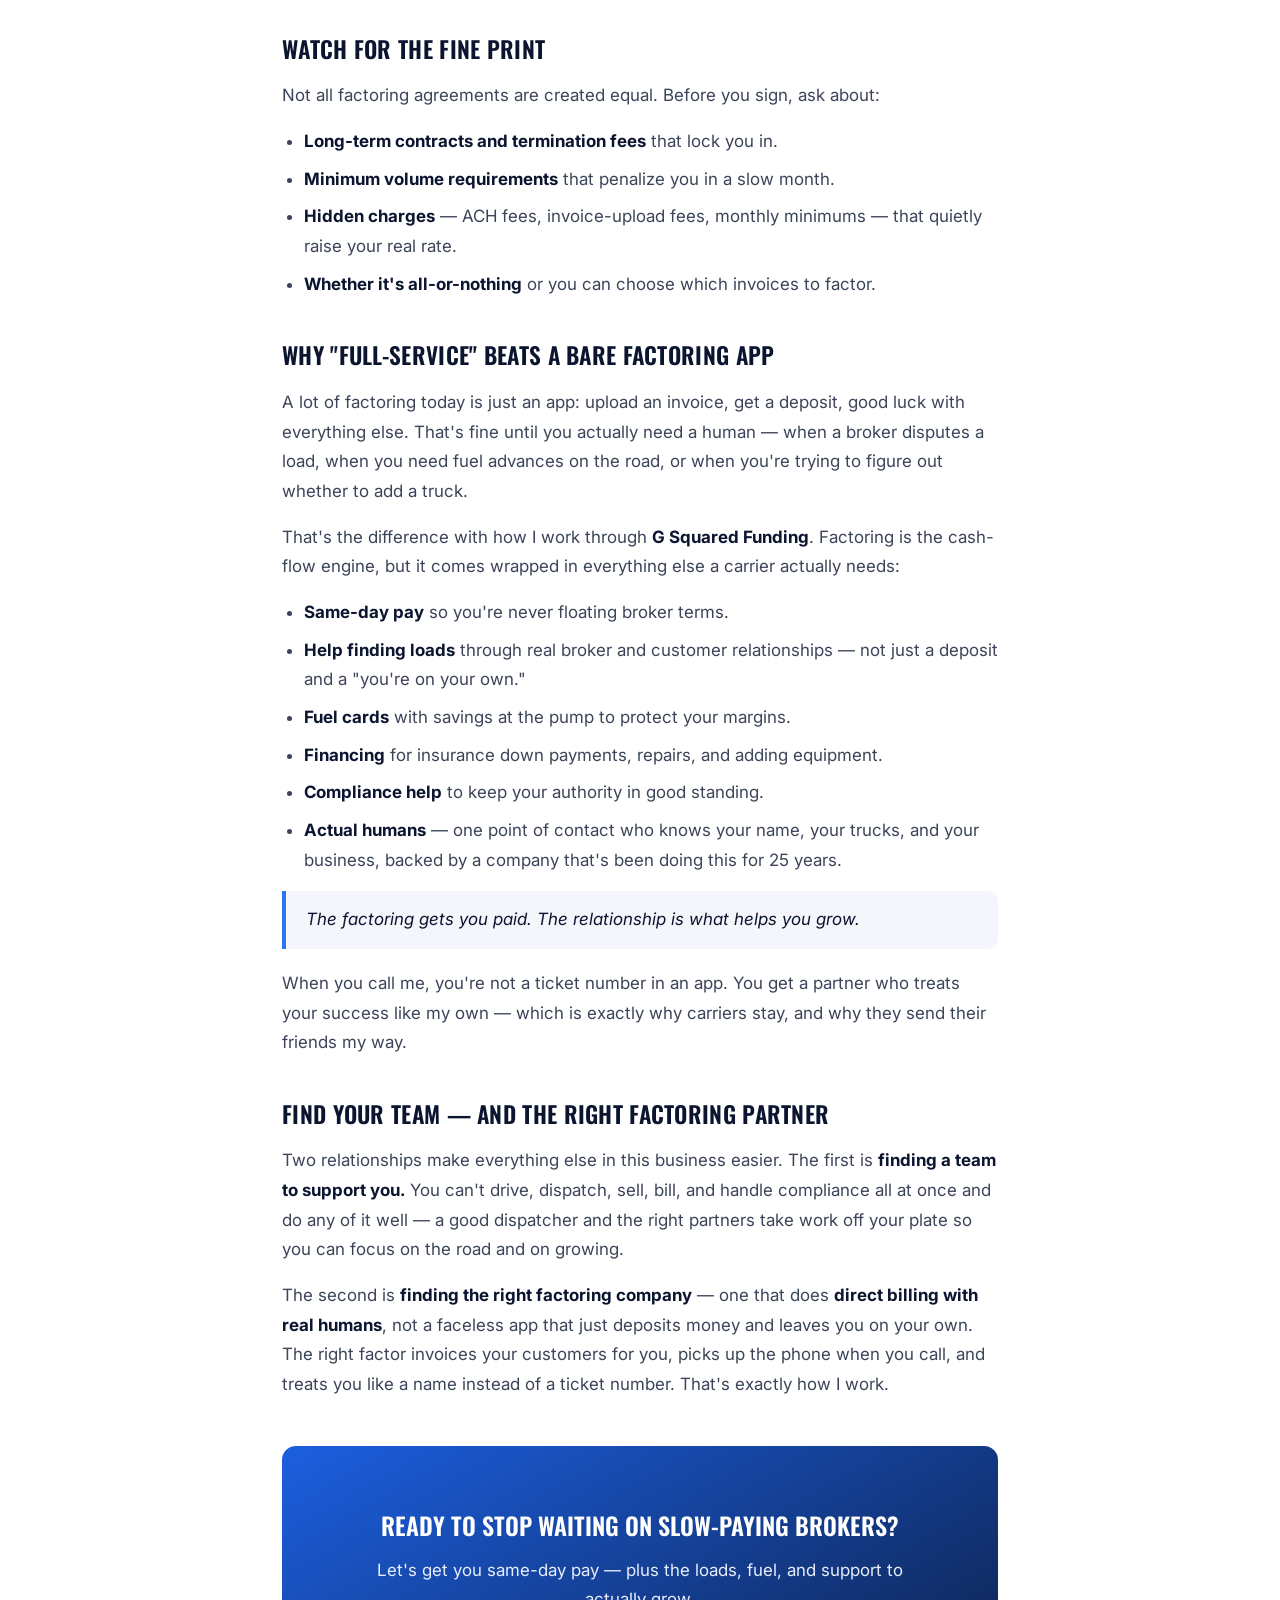
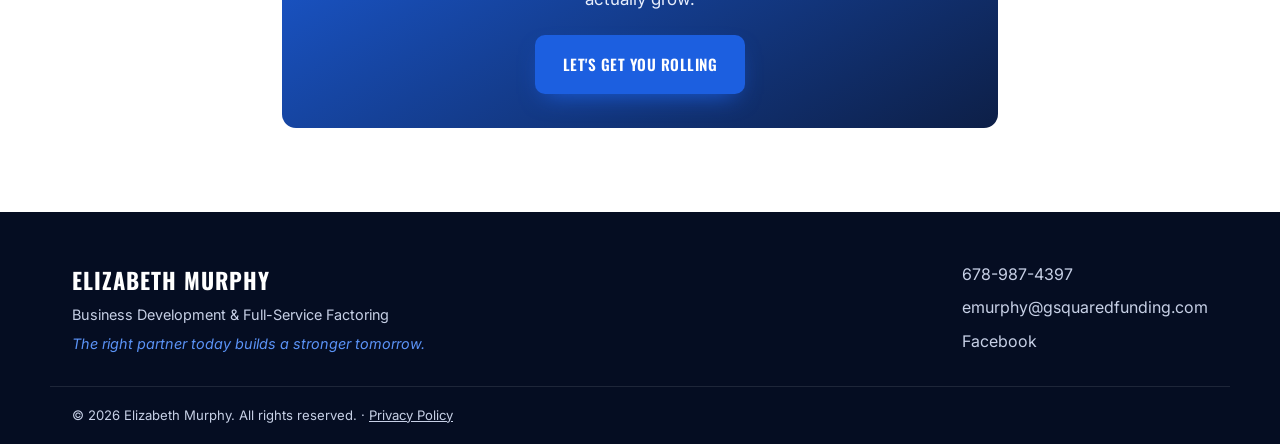
<file: blog-what-is-freight-factoring.html>
<!DOCTYPE html>
<html lang="en">
<head>
  <meta charset="UTF-8" />
  <meta name="viewport" content="width=device-width, initial-scale=1.0" />
  <title>What Is Freight Factoring & How It Works | Elizabeth Murphy</title>
  <meta name="description" content="Freight factoring turns slow-paying invoices into cash today. Learn how it works, what it costs, recourse vs. non-recourse, and why full-service factoring beats a bare app." />
  <link rel="preconnect" href="https://fonts.googleapis.com" />
  <link rel="preconnect" href="https://fonts.gstatic.com" crossorigin />
  <link href="https://fonts.googleapis.com/css2?family=Oswald:wght@500;600;700&family=Inter:wght@400;500;600;700&display=swap" rel="stylesheet" />
  <link rel="stylesheet" href="styles.css" />
</head>
<body>

  <header class="nav" id="top">
    <div class="container nav-inner">
      <a href="index.html" class="brand">
        <span class="brand-name">ELIZABETH MURPHY</span>
        <span class="brand-sub">Carrier Growth Specialist</span>
      </a>
      <nav class="nav-links" id="navLinks">
        <a href="index.html#services">Services</a>
        <a href="index.html#about">About</a>
        <a href="index.html#stories">Success Stories</a>
        <a href="index.html#referral">Referrals</a>
        <a href="blog.html" class="active">Resources</a>
        <a href="get-started.html" class="nav-cta">Get Started</a>
      </nav>
      <a href="tel:6789874397" class="nav-phone">678-987-4397</a>
      <button class="nav-toggle" id="navToggle" aria-label="Toggle menu">
        <span></span><span></span><span></span>
      </button>
    </div>
  </header>

  <section class="page-hero">
    <div class="container post-wrap">
      <p class="crumb"><a href="blog.html">Resources</a> &nbsp;/&nbsp; Cash Flow</p>
      <h1>What is freight factoring &amp; how it works</h1>
      <p class="post-meta" style="color:#9fb2da;">Turn a 30-to-90-day invoice into cash today &middot; 8 min read</p>
    </div>
  </section>

  <section class="section">
    <div class="container post-wrap">
      <div class="prose">

        <p>
          Here's the problem factoring solves: you deliver a load, you've earned the money
          &mdash; but the broker pays in 30, 45, sometimes 90 days. Meanwhile, fuel, drivers,
          insurance, and truck payments don't wait. <strong>Freight factoring bridges that
          gap by paying you now instead of weeks from now.</strong>
        </p>

        <h2>How factoring works, step by step</h2>
        <ol>
          <li>You deliver the load and get your signed BOL/POD.</li>
          <li>You send the invoice and paperwork to your factoring company instead of waiting
          on the broker.</li>
          <li>The factor advances you the money &mdash; often the same day &mdash; minus a
          small fee.</li>
          <li>The factor collects the full invoice from the broker or shipper when it comes
          due. Chasing that payment becomes <em>their</em> job, not yours.</li>
        </ol>
        <p>
          In plain terms: you sell your unpaid invoice to the factor at a small discount in
          exchange for cash today. Your money stops being tied up in receivables and starts
          being fuel in the tank.
        </p>

        <h2>What it costs</h2>
        <p>
          Factoring is priced as a small percentage of the invoice &mdash; the
          <strong>factoring fee</strong> or discount rate. The exact rate depends on your
          volume, your customers' credit, and the structure of the agreement. The honest way
          to think about it: factoring isn't free, but neither is waiting 60 days with empty
          accounts &mdash; or turning down a good load because you can't float the fuel to
          run it. For most carriers, predictable same-day cash is well worth the fee.
        </p>

        <h2>Recourse vs. non-recourse</h2>
        <p>This is the big distinction to understand before you sign anything:</p>
        <ul>
          <li><strong>Recourse factoring:</strong> if the broker never pays the invoice,
          you're ultimately responsible for buying it back. Lower fees, more risk on you.</li>
          <li><strong>Non-recourse factoring:</strong> the factor absorbs the loss if a
          customer fails to pay due to insolvency (within the terms of the agreement).
          Slightly higher fees, more protection for you.</li>
        </ul>
        <p>
          Neither is automatically "better" &mdash; it depends on your customers and your
          tolerance for risk. The key is working with someone who explains exactly which one
          you're getting and why.
        </p>

        <h2>Watch for the fine print</h2>
        <p>Not all factoring agreements are created equal. Before you sign, ask about:</p>
        <ul>
          <li><strong>Long-term contracts and termination fees</strong> that lock you in.</li>
          <li><strong>Minimum volume requirements</strong> that penalize you in a slow month.</li>
          <li><strong>Hidden charges</strong> &mdash; ACH fees, invoice-upload fees, monthly
          minimums &mdash; that quietly raise your real rate.</li>
          <li><strong>Whether it's all-or-nothing</strong> or you can choose which invoices to
          factor.</li>
        </ul>

        <h2>Why "full-service" beats a bare factoring app</h2>
        <p>
          A lot of factoring today is just an app: upload an invoice, get a deposit, good
          luck with everything else. That's fine until you actually need a human &mdash; when
          a broker disputes a load, when you need fuel advances on the road, or when you're
          trying to figure out whether to add a truck.
        </p>
        <p>
          That's the difference with how I work through <strong>G Squared Funding</strong>.
          Factoring is the cash-flow engine, but it comes wrapped in everything else a
          carrier actually needs:
        </p>
        <ul>
          <li><strong>Same-day pay</strong> so you're never floating broker terms.</li>
          <li><strong>Help finding loads</strong> through real broker and customer
          relationships &mdash; not just a deposit and a "you're on your own."</li>
          <li><strong>Fuel cards</strong> with savings at the pump to protect your margins.</li>
          <li><strong>Financing</strong> for insurance down payments, repairs, and adding
          equipment.</li>
          <li><strong>Compliance help</strong> to keep your authority in good standing.</li>
          <li><strong>Actual humans</strong> &mdash; one point of contact who knows your name,
          your trucks, and your business, backed by a company that's been doing this for 25
          years.</li>
        </ul>
        <blockquote>
          The factoring gets you paid. The relationship is what helps you grow.
        </blockquote>
        <p>
          When you call me, you're not a ticket number in an app. You get a partner who
          treats your success like my own &mdash; which is exactly why carriers stay, and why
          they send their friends my way.
        </p>

        <h2>Find your team &mdash; and the right factoring partner</h2>
        <p>
          Two relationships make everything else in this business easier. The first is
          <strong>finding a team to support you.</strong> You can't drive, dispatch, sell,
          bill, and handle compliance all at once and do any of it well &mdash; a good
          dispatcher and the right partners take work off your plate so you can focus on the
          road and on growing.
        </p>
        <p>
          The second is <strong>finding the right factoring company</strong> &mdash; one that
          does <strong>direct billing with real humans</strong>, not a faceless app that just
          deposits money and leaves you on your own. The right factor invoices your customers
          for you, picks up the phone when you call, and treats you like a name instead of a
          ticket number. That's exactly how I work.
        </p>

        <div class="post-cta">
          <h3>Ready to stop waiting on slow-paying brokers?</h3>
          <p>Let's get you same-day pay &mdash; plus the loads, fuel, and support to actually grow.</p>
          <a href="get-started.html" class="btn btn-primary">Let's Get You Rolling</a>
        </div>

      </div>
    </div>
  </section>

  <footer class="footer">
    <div class="container footer-inner">
      <div class="footer-brand">
        <span class="brand-name">ELIZABETH MURPHY</span>
        <p>Business Development &amp; Full-Service Factoring</p>
        <p class="footer-tag">The right partner today builds a stronger tomorrow.</p>
      </div>
      <div class="footer-contact">
        <a href="tel:6789874397">678-987-4397</a>
        <a href="mailto:emurphy@gsquaredfunding.com">emurphy@gsquaredfunding.com</a>
        <a href="https://www.facebook.com/profile.php?id=61589922279797" target="_blank" rel="noopener">Facebook</a>
      </div>
    </div>
    <div class="footer-bottom container">
      <span>&copy; <span id="year"></span> Elizabeth Murphy. All rights reserved. &middot; <a href="https://gsquaredfunding.com/privacy-policy" target="_blank" rel="noopener" class="footer-privacy">Privacy Policy</a></span>
    </div>
  </footer>

  <a href="tel:6789874397" class="fab-call" aria-label="Call Elizabeth">📞</a>
  <script src="script.js"></script>
</body>
</html>
</file>
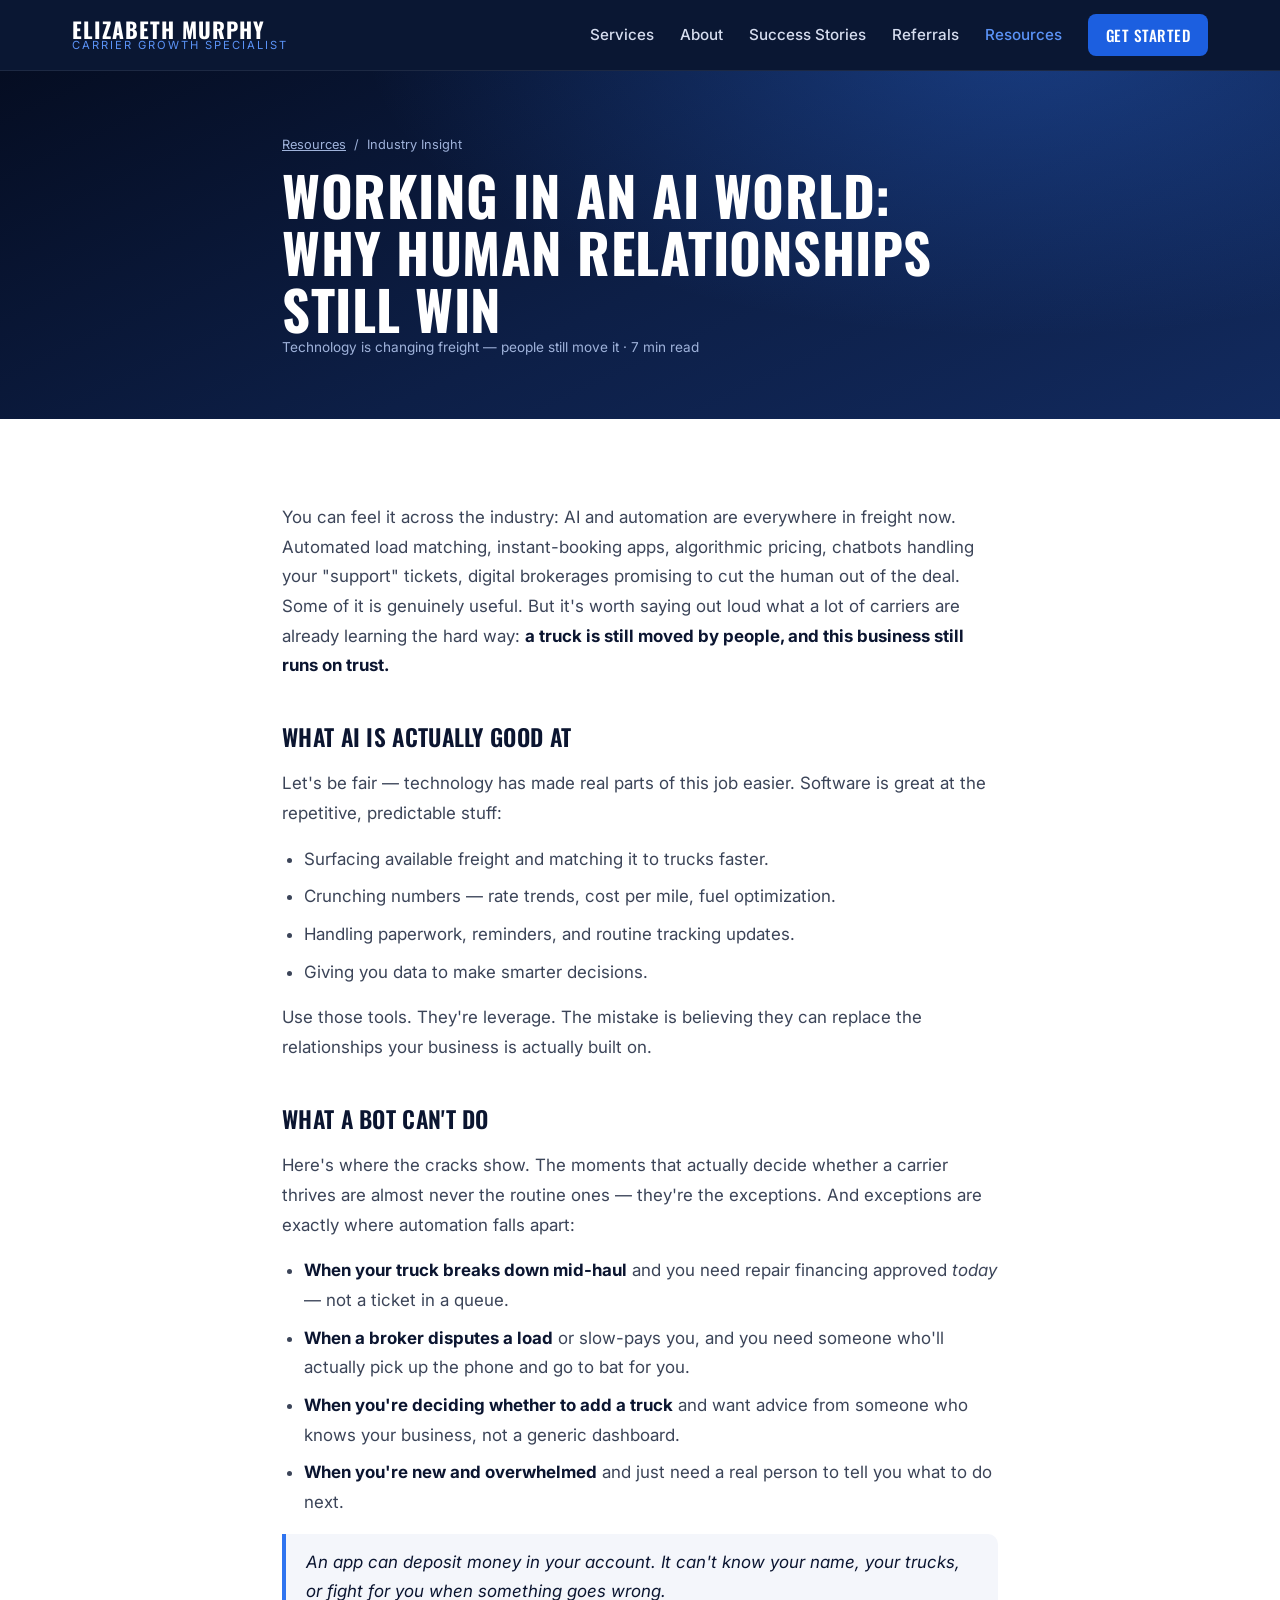
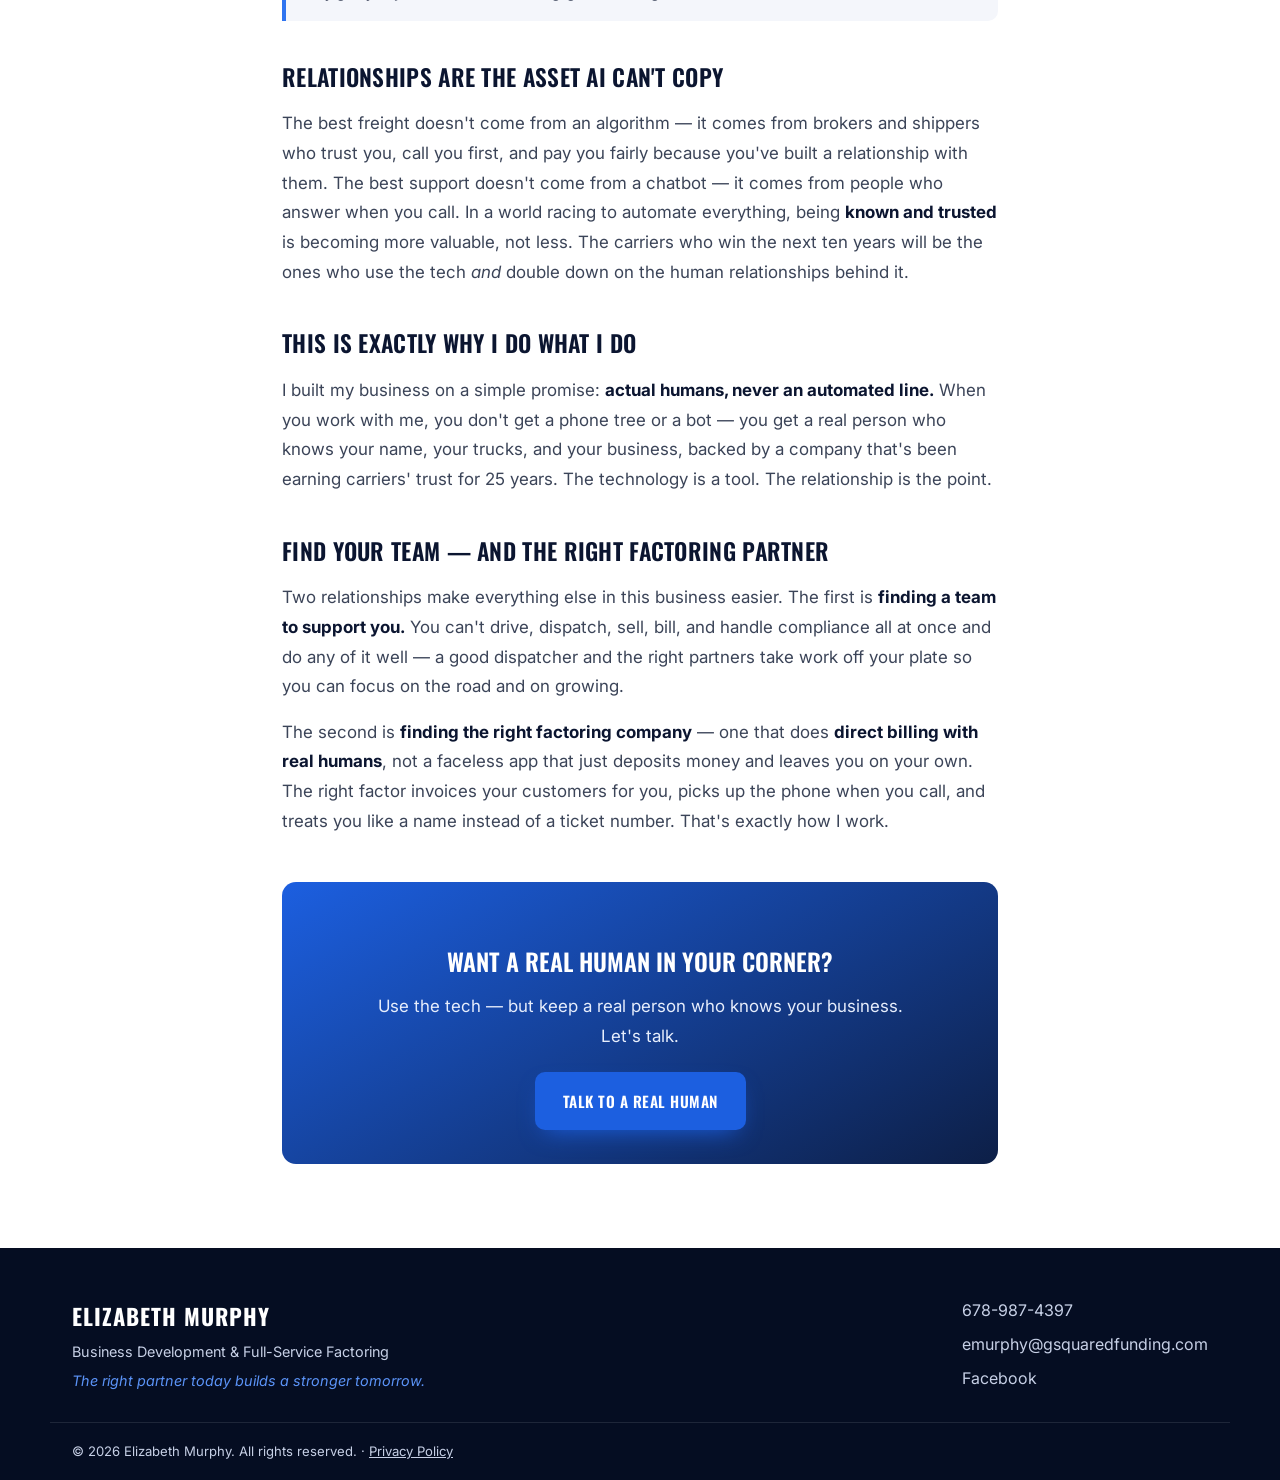
<file: blog-working-in-an-ai-world.html>
<!DOCTYPE html>
<html lang="en">
<head>
  <meta charset="UTF-8" />
  <meta name="viewport" content="width=device-width, initial-scale=1.0" />
  <title>Working in an AI World: Why Human Relationships Still Win in Trucking | Elizabeth Murphy</title>
  <meta name="description" content="AI and automation are reshaping freight — but trucking still runs on trust and relationships. Why a real human in your corner beats a bot when it matters most." />
  <link rel="preconnect" href="https://fonts.googleapis.com" />
  <link rel="preconnect" href="https://fonts.gstatic.com" crossorigin />
  <link href="https://fonts.googleapis.com/css2?family=Oswald:wght@500;600;700&family=Inter:wght@400;500;600;700&display=swap" rel="stylesheet" />
  <link rel="stylesheet" href="styles.css" />
</head>
<body>

  <header class="nav" id="top">
    <div class="container nav-inner">
      <a href="index.html" class="brand">
        <span class="brand-name">ELIZABETH MURPHY</span>
        <span class="brand-sub">Carrier Growth Specialist</span>
      </a>
      <nav class="nav-links" id="navLinks">
        <a href="index.html#services">Services</a>
        <a href="index.html#about">About</a>
        <a href="index.html#stories">Success Stories</a>
        <a href="index.html#referral">Referrals</a>
        <a href="blog.html" class="active">Resources</a>
        <a href="get-started.html" class="nav-cta">Get Started</a>
      </nav>
      <a href="tel:6789874397" class="nav-phone">678-987-4397</a>
      <button class="nav-toggle" id="navToggle" aria-label="Toggle menu">
        <span></span><span></span><span></span>
      </button>
    </div>
  </header>

  <section class="page-hero">
    <div class="container post-wrap">
      <p class="crumb"><a href="blog.html">Resources</a> &nbsp;/&nbsp; Industry Insight</p>
      <h1>Working in an AI world: why human relationships still win</h1>
      <p class="post-meta" style="color:#9fb2da;">Technology is changing freight &mdash; people still move it &middot; 7 min read</p>
    </div>
  </section>

  <section class="section">
    <div class="container post-wrap">
      <div class="prose">

        <p>
          You can feel it across the industry: AI and automation are everywhere in freight now.
          Automated load matching, instant-booking apps, algorithmic pricing, chatbots handling
          your "support" tickets, digital brokerages promising to cut the human out of the deal.
          Some of it is genuinely useful. But it's worth saying out loud what a lot of carriers
          are already learning the hard way: <strong>a truck is still moved by people, and this
          business still runs on trust.</strong>
        </p>

        <h2>What AI is actually good at</h2>
        <p>
          Let's be fair &mdash; technology has made real parts of this job easier. Software is
          great at the repetitive, predictable stuff:
        </p>
        <ul>
          <li>Surfacing available freight and matching it to trucks faster.</li>
          <li>Crunching numbers &mdash; rate trends, cost per mile, fuel optimization.</li>
          <li>Handling paperwork, reminders, and routine tracking updates.</li>
          <li>Giving you data to make smarter decisions.</li>
        </ul>
        <p>
          Use those tools. They're leverage. The mistake is believing they can replace the
          relationships your business is actually built on.
        </p>

        <h2>What a bot can't do</h2>
        <p>
          Here's where the cracks show. The moments that actually decide whether a carrier
          thrives are almost never the routine ones &mdash; they're the exceptions. And
          exceptions are exactly where automation falls apart:
        </p>
        <ul>
          <li><strong>When your truck breaks down mid-haul</strong> and you need repair
          financing approved <em>today</em> &mdash; not a ticket in a queue.</li>
          <li><strong>When a broker disputes a load</strong> or slow-pays you, and you need
          someone who'll actually pick up the phone and go to bat for you.</li>
          <li><strong>When you're deciding whether to add a truck</strong> and want advice from
          someone who knows your business, not a generic dashboard.</li>
          <li><strong>When you're new and overwhelmed</strong> and just need a real person to
          tell you what to do next.</li>
        </ul>
        <blockquote>
          An app can deposit money in your account. It can't know your name, your trucks, or
          fight for you when something goes wrong.
        </blockquote>

        <h2>Relationships are the asset AI can't copy</h2>
        <p>
          The best freight doesn't come from an algorithm &mdash; it comes from brokers and
          shippers who trust you, call you first, and pay you fairly because you've built a
          relationship with them. The best support doesn't come from a chatbot &mdash; it comes
          from people who answer when you call. In a world racing to automate everything, being
          <strong>known and trusted</strong> is becoming more valuable, not less. The carriers
          who win the next ten years will be the ones who use the tech <em>and</em> double down
          on the human relationships behind it.
        </p>

        <h2>This is exactly why I do what I do</h2>
        <p>
          I built my business on a simple promise: <strong>actual humans, never an automated
          line.</strong> When you work with me, you don't get a phone tree or a bot &mdash; you
          get a real person who knows your name, your trucks, and your business, backed by a
          company that's been earning carriers' trust for 25 years. The technology is a tool.
          The relationship is the point.
        </p>

        <h2>Find your team &mdash; and the right factoring partner</h2>
        <p>
          Two relationships make everything else in this business easier. The first is
          <strong>finding a team to support you.</strong> You can't drive, dispatch, sell,
          bill, and handle compliance all at once and do any of it well &mdash; a good
          dispatcher and the right partners take work off your plate so you can focus on the
          road and on growing.
        </p>
        <p>
          The second is <strong>finding the right factoring company</strong> &mdash; one that
          does <strong>direct billing with real humans</strong>, not a faceless app that just
          deposits money and leaves you on your own. The right factor invoices your customers
          for you, picks up the phone when you call, and treats you like a name instead of a
          ticket number. That's exactly how I work.
        </p>

        <div class="post-cta">
          <h3>Want a real human in your corner?</h3>
          <p>Use the tech &mdash; but keep a real person who knows your business. Let's talk.</p>
          <a href="get-started.html" class="btn btn-primary">Talk to a Real Human</a>
        </div>

      </div>
    </div>
  </section>

  <footer class="footer">
    <div class="container footer-inner">
      <div class="footer-brand">
        <span class="brand-name">ELIZABETH MURPHY</span>
        <p>Business Development &amp; Full-Service Factoring</p>
        <p class="footer-tag">The right partner today builds a stronger tomorrow.</p>
      </div>
      <div class="footer-contact">
        <a href="tel:6789874397">678-987-4397</a>
        <a href="mailto:emurphy@gsquaredfunding.com">emurphy@gsquaredfunding.com</a>
        <a href="https://www.facebook.com/profile.php?id=61589922279797" target="_blank" rel="noopener">Facebook</a>
      </div>
    </div>
    <div class="footer-bottom container">
      <span>&copy; <span id="year"></span> Elizabeth Murphy. All rights reserved. &middot; <a href="https://gsquaredfunding.com/privacy-policy" target="_blank" rel="noopener" class="footer-privacy">Privacy Policy</a></span>
    </div>
  </footer>

  <a href="tel:6789874397" class="fab-call" aria-label="Call Elizabeth">📞</a>
  <script src="script.js"></script>
</body>
</html>
</file>
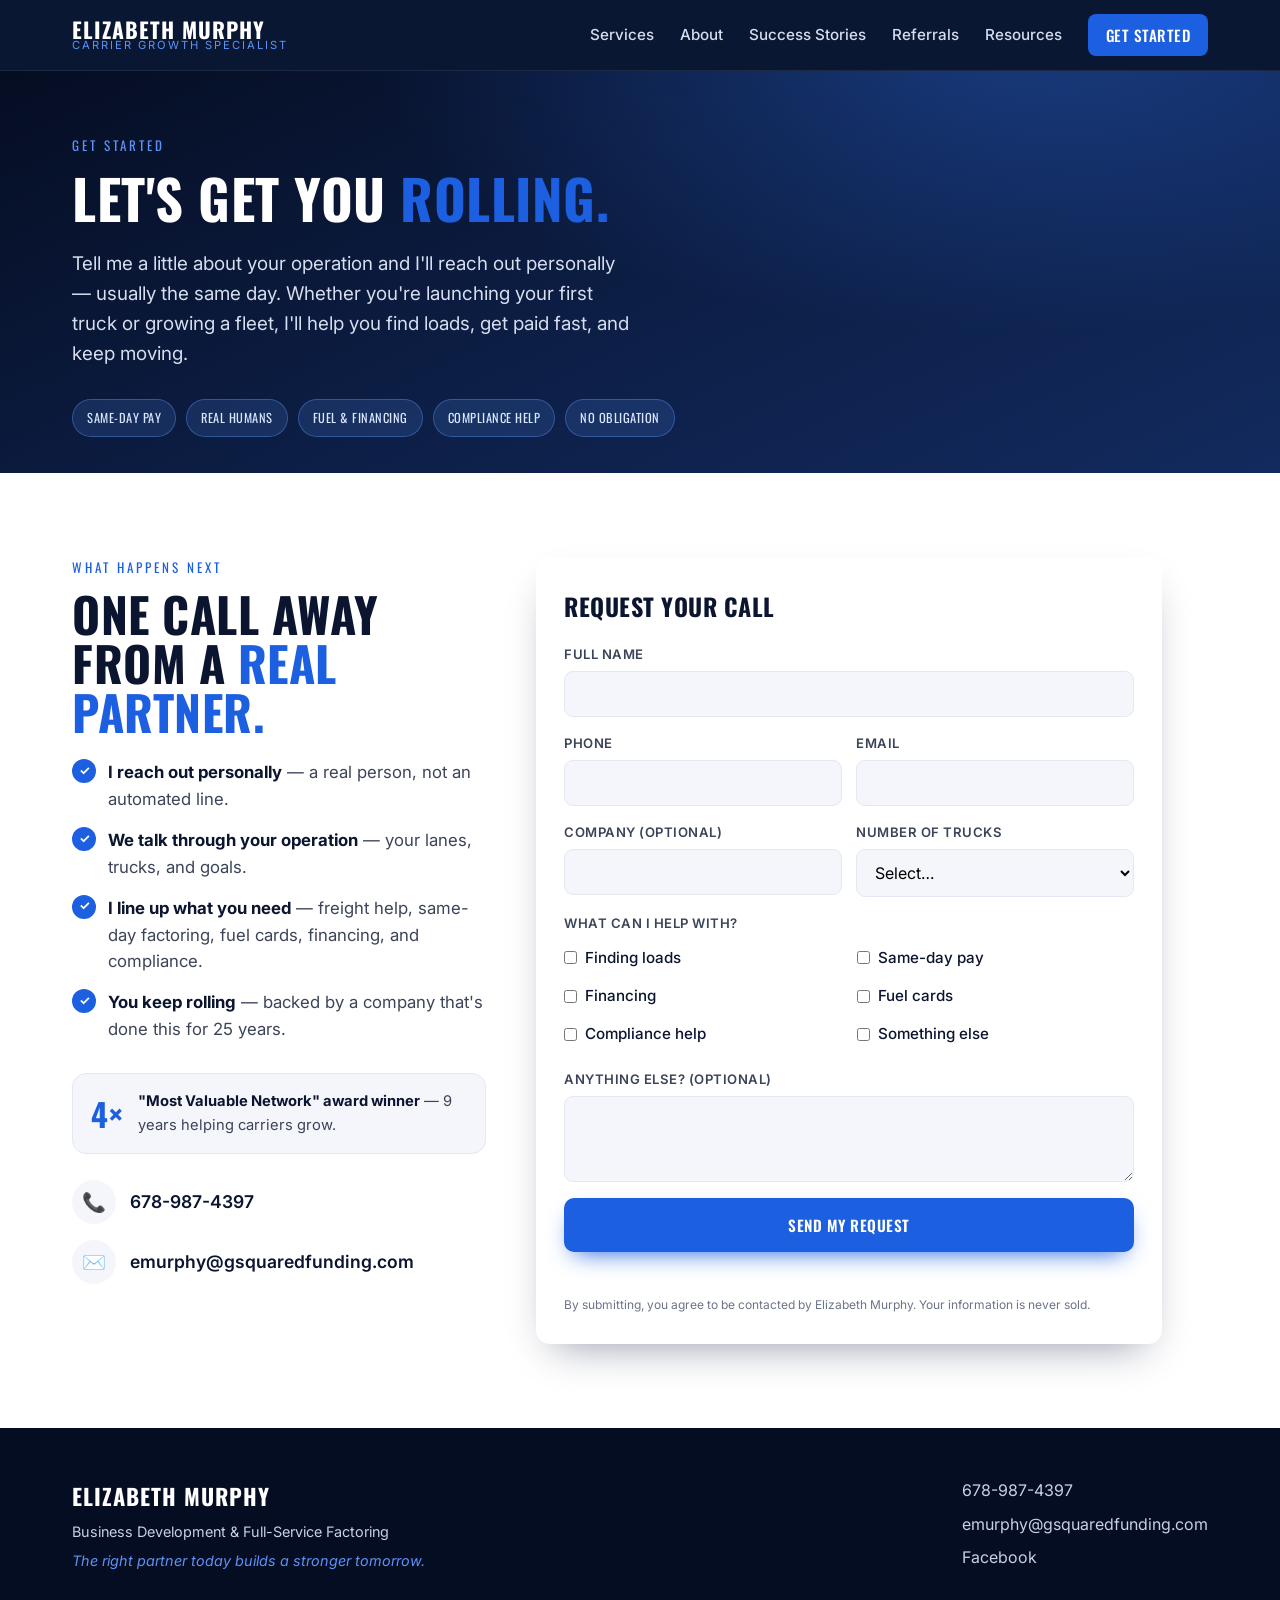
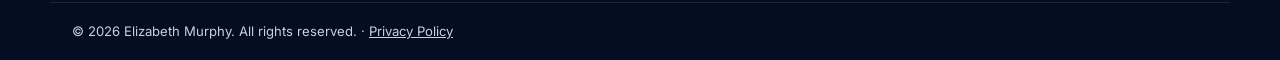
<file: get-started.html>
<!DOCTYPE html>
<html lang="en">
<head>
  <meta charset="UTF-8" />
  <meta name="viewport" content="width=device-width, initial-scale=1.0" />
  <title>Get Started | Elizabeth Murphy — Roll With Liz</title>
  <meta name="description" content="Ready to find loads, get same-day pay, and keep your trucks moving? Tell Elizabeth Murphy about your operation and she'll reach out personally." />
  <link rel="preconnect" href="https://fonts.googleapis.com" />
  <link rel="preconnect" href="https://fonts.gstatic.com" crossorigin />
  <link href="https://fonts.googleapis.com/css2?family=Oswald:wght@500;600;700&family=Inter:wght@400;500;600;700&display=swap" rel="stylesheet" />
  <link rel="stylesheet" href="styles.css" />
  <style>
    /* page-specific bits, kept self-contained */
    .gs-hero { padding-bottom: 36px; }
    .gs-chips { display: flex; flex-wrap: wrap; gap: 10px; margin-top: 22px; }
    .gs-chip {
      font-family: var(--head); text-transform: uppercase; letter-spacing: 0.5px;
      font-size: 0.78rem; color: #dbe6ff;
      background: rgba(91,147,247,0.16); border: 1px solid rgba(91,147,247,0.4);
      padding: 8px 14px; border-radius: 999px;
    }
    .gs-grid { display: grid; grid-template-columns: 0.9fr 1.1fr; gap: 50px; align-items: start; }
    .checklist { list-style: none; margin: 22px 0 30px; display: grid; gap: 14px; }
    .checklist li { position: relative; padding-left: 36px; color: var(--gray-700); font-size: 1.05rem; }
    .checklist li strong { color: var(--ink); }
    .checklist li::before {
      content: "✓"; position: absolute; left: 0; top: 0;
      width: 24px; height: 24px; border-radius: 50%; background: var(--blue-500); color: #fff;
      display: flex; align-items: center; justify-content: center; font-size: 0.8rem; font-weight: 700;
    }
    .gs-award {
      display: flex; align-items: center; gap: 14px; margin-top: 8px;
      background: var(--gray-100); border: 1px solid var(--gray-200); border-radius: var(--radius);
      padding: 16px 18px;
    }
    .gs-award .a-num { font-family: var(--head); font-weight: 700; font-size: 2rem; color: var(--blue-500); line-height: 1; }
    .gs-award .a-txt { font-size: 0.92rem; color: var(--gray-700); }
    .gs-award .a-txt strong { color: var(--ink); }
    .gs-form-wrap { position: relative; }
    .gs-checks { display: grid; grid-template-columns: 1fr 1fr; gap: 8px 16px; margin-top: 6px; }
    .gs-checks label {
      display: flex; align-items: center; gap: 8px; font-size: 0.95rem; font-weight: 500;
      color: var(--ink); text-transform: none; letter-spacing: 0; cursor: pointer;
    }
    .gs-checks input { width: auto; }
    .hp { position: absolute; left: -9999px; top: -9999px; }
    .gs-success {
      display: none; text-align: center; padding: 20px 10px;
    }
    .gs-success .ok-mark {
      width: 64px; height: 64px; border-radius: 50%; background: #1e8e3e; color: #fff;
      font-size: 2rem; display: flex; align-items: center; justify-content: center; margin: 0 auto 16px;
    }
    .gs-success h3 { font-family: var(--head); text-transform: uppercase; font-size: 1.6rem; margin-bottom: 8px; }
    @media (max-width: 980px) { .gs-grid { grid-template-columns: 1fr; gap: 36px; } }
    @media (max-width: 520px) { .gs-checks { grid-template-columns: 1fr; } }
  </style>
</head>
<body>

  <header class="nav" id="top">
    <div class="container nav-inner">
      <a href="index.html" class="brand">
        <span class="brand-name">ELIZABETH MURPHY</span>
        <span class="brand-sub">Carrier Growth Specialist</span>
      </a>
      <nav class="nav-links" id="navLinks">
        <a href="index.html#services">Services</a>
        <a href="index.html#about">About</a>
        <a href="index.html#stories">Success Stories</a>
        <a href="index.html#referral">Referrals</a>
        <a href="blog.html">Resources</a>
        <a href="#start-form" class="nav-cta">Get Started</a>
      </nav>
      <a href="tel:6789874397" class="nav-phone">678-987-4397</a>
      <button class="nav-toggle" id="navToggle" aria-label="Toggle menu">
        <span></span><span></span><span></span>
      </button>
    </div>
  </header>

  <section class="page-hero gs-hero">
    <div class="container">
      <p class="kicker">GET STARTED</p>
      <h1>Let's get you <span class="hl">rolling.</span></h1>
      <p class="hero-lead">
        Tell me a little about your operation and I'll reach out personally &mdash;
        usually the same day. Whether you're launching your first truck or growing a
        fleet, I'll help you find loads, get paid fast, and keep moving.
      </p>
      <div class="gs-chips">
        <span class="gs-chip">Same-Day Pay</span>
        <span class="gs-chip">Real Humans</span>
        <span class="gs-chip">Fuel &amp; Financing</span>
        <span class="gs-chip">Compliance Help</span>
        <span class="gs-chip">No Obligation</span>
      </div>
    </div>
  </section>

  <section class="section">
    <div class="container gs-grid">

      <div class="gs-value">
        <p class="section-kicker">WHAT HAPPENS NEXT</p>
        <h2 class="section-title">One call away from a <span class="hl">real partner.</span></h2>
        <ul class="checklist">
          <li><strong>I reach out personally</strong> &mdash; a real person, not an automated line.</li>
          <li><strong>We talk through your operation</strong> &mdash; your lanes, trucks, and goals.</li>
          <li><strong>I line up what you need</strong> &mdash; freight help, same-day factoring, fuel cards, financing, and compliance.</li>
          <li><strong>You keep rolling</strong> &mdash; backed by a company that's done this for 25 years.</li>
        </ul>
        <div class="gs-award">
          <span class="a-num">4&times;</span>
          <span class="a-txt"><strong>"Most Valuable Network" award winner</strong> &mdash; 9 years helping carriers grow.</span>
        </div>
        <ul class="contact-list">
          <li><span class="ci">📞</span><a href="tel:6789874397">678-987-4397</a></li>
          <li><span class="ci">✉️</span><a href="mailto:emurphy@gsquaredfunding.com">emurphy@gsquaredfunding.com</a></li>
        </ul>
      </div>

      <div class="gs-form-wrap" id="start-form">
        <form class="lead-form" id="gsForm" novalidate>
          <h3>Request Your Call</h3>

          <!-- Honeypot (spam trap) — leave empty -->
          <input type="checkbox" name="botcheck" class="hp" tabindex="-1" autocomplete="off" />

          <div class="field">
            <label for="gs-name">Full Name</label>
            <input type="text" id="gs-name" name="name" required />
          </div>
          <div class="row">
            <div class="field">
              <label for="gs-phone">Phone</label>
              <input type="tel" id="gs-phone" name="phone" required />
            </div>
            <div class="field">
              <label for="gs-email">Email</label>
              <input type="email" id="gs-email" name="email" required />
            </div>
          </div>
          <div class="row">
            <div class="field">
              <label for="gs-company">Company (optional)</label>
              <input type="text" id="gs-company" name="company" />
            </div>
            <div class="field">
              <label for="gs-trucks">Number of Trucks</label>
              <select id="gs-trucks" name="trucks">
                <option value="">Select…</option>
                <option>1</option>
                <option>2–5</option>
                <option>6–15</option>
                <option>16+</option>
              </select>
            </div>
          </div>
          <div class="field">
            <label>What can I help with?</label>
            <div class="gs-checks">
              <label><input type="checkbox" name="interest" value="Finding loads" /> Finding loads</label>
              <label><input type="checkbox" name="interest" value="Same-day pay / factoring" /> Same-day pay</label>
              <label><input type="checkbox" name="interest" value="Financing" /> Financing</label>
              <label><input type="checkbox" name="interest" value="Fuel cards" /> Fuel cards</label>
              <label><input type="checkbox" name="interest" value="Compliance help" /> Compliance help</label>
              <label><input type="checkbox" name="interest" value="Something else" /> Something else</label>
            </div>
          </div>
          <div class="field">
            <label for="gs-message">Anything else? (optional)</label>
            <textarea id="gs-message" name="message" rows="3"></textarea>
          </div>
          <button type="submit" class="btn btn-primary btn-block" id="gsSubmit">Send My Request</button>
          <p class="form-status" id="gsStatus" role="status"></p>
          <p class="form-fineprint">By submitting, you agree to be contacted by Elizabeth Murphy. Your information is never sold.</p>
        </form>

        <div class="lead-form gs-success" id="gsSuccess">
          <div class="ok-mark">✓</div>
          <h3>Thank you!</h3>
          <p>Your request is in &mdash; I'll reach out personally, usually the same day. Need me sooner? Call <a href="tel:6789874397"><strong>678-987-4397</strong></a>.</p>
        </div>
      </div>

    </div>
  </section>

  <footer class="footer">
    <div class="container footer-inner">
      <div class="footer-brand">
        <span class="brand-name">ELIZABETH MURPHY</span>
        <p>Business Development &amp; Full-Service Factoring</p>
        <p class="footer-tag">The right partner today builds a stronger tomorrow.</p>
      </div>
      <div class="footer-contact">
        <a href="tel:6789874397">678-987-4397</a>
        <a href="mailto:emurphy@gsquaredfunding.com">emurphy@gsquaredfunding.com</a>
        <a href="https://www.facebook.com/profile.php?id=61589922279797" target="_blank" rel="noopener">Facebook</a>
      </div>
    </div>
    <div class="footer-bottom container">
      <span>&copy; <span id="year"></span> Elizabeth Murphy. All rights reserved. &middot; <a href="https://gsquaredfunding.com/privacy-policy" target="_blank" rel="noopener" class="footer-privacy">Privacy Policy</a></span>
    </div>
  </footer>

  <a href="tel:6789874397" class="fab-call" aria-label="Call Elizabeth">📞</a>

  <script src="script.js"></script>
  <script>
  (function () {
    "use strict";

    /* ====================================================================
       Web3Forms ACCESS KEY
       1. Go to https://web3forms.com  →  enter emurphy@gsquaredfunding.com
       2. They instantly email you an Access Key (a long string).
       3. Paste it between the quotes below, replacing YOUR_ACCESS_KEY_HERE.
       Until then, submissions are saved locally but no email is sent.
       ==================================================================== */
    var ACCESS_KEY = "ed79cf43-a377-4f15-aee2-8c81970d0ad0";

    var form = document.getElementById("gsForm");
    var status = document.getElementById("gsStatus");
    var submitBtn = document.getElementById("gsSubmit");
    var success = document.getElementById("gsSuccess");

    function saveLocal(data) {
      try {
        var leads = JSON.parse(localStorage.getItem("em_leads")) || [];
        leads.push(data);
        localStorage.setItem("em_leads", JSON.stringify(leads));
      } catch (e) { /* storage disabled — email still works */ }
    }

    form.addEventListener("submit", function (e) {
      e.preventDefault();

      // honeypot: real users never check this
      if (form.botcheck && form.botcheck.checked) return;

      // required validation
      var missing = false;
      form.querySelectorAll("[required]").forEach(function (el) {
        if (!el.value.trim()) { missing = true; el.style.borderColor = "#c0392b"; }
        else { el.style.borderColor = ""; }
      });
      if (missing) {
        status.textContent = "Please fill in the required fields.";
        status.className = "form-status err";
        return;
      }

      // gather interests
      var interests = Array.prototype.map
        .call(form.querySelectorAll("input[name='interest']:checked"), function (c) { return c.value; })
        .join(", ");

      var lead = {
        type: "Get Started",
        name: form.name.value.trim(),
        phone: form.phone.value.trim(),
        email: form.email.value.trim(),
        company: form.company.value.trim(),
        trucks: form.trucks.value,
        interest: interests,
        message: form.message.value.trim(),
        submittedAt: new Date().toLocaleString()
      };

      // always keep a local backup
      saveLocal(lead);

      var payload = {
        access_key: ACCESS_KEY,
        subject: "New Get Started request — rollwithliz.com",
        from_name: "Roll With Liz website",
        Name: lead.name,
        Phone: lead.phone,
        Email: lead.email,
        Company: lead.company || "—",
        "Number of Trucks": lead.trucks || "—",
        "Interested In": lead.interest || "—",
        Message: lead.message || "—",
        Submitted: lead.submittedAt
      };

      submitBtn.disabled = true;
      status.textContent = "Sending…";
      status.className = "form-status";

      fetch("https://api.web3forms.com/submit", {
        method: "POST",
        headers: { "Content-Type": "application/json", "Accept": "application/json" },
        body: JSON.stringify(payload)
      })
        .then(function (r) { return r.json(); })
        .then(function (data) {
          if (data && data.success) {
            form.style.display = "none";
            success.style.display = "block";
            success.scrollIntoView({ behavior: "smooth", block: "center" });
          } else {
            throw new Error(data && data.message ? data.message : "submit failed");
          }
        })
        .catch(function () {
          submitBtn.disabled = false;
          status.innerHTML = "Sorry — something went wrong sending that. Please call me at <a href='tel:6789874397'><strong>678-987-4397</strong></a> and I'll take care of you.";
          status.className = "form-status err";
        });
    });
  })();
  </script>
</body>
</html>
</file>
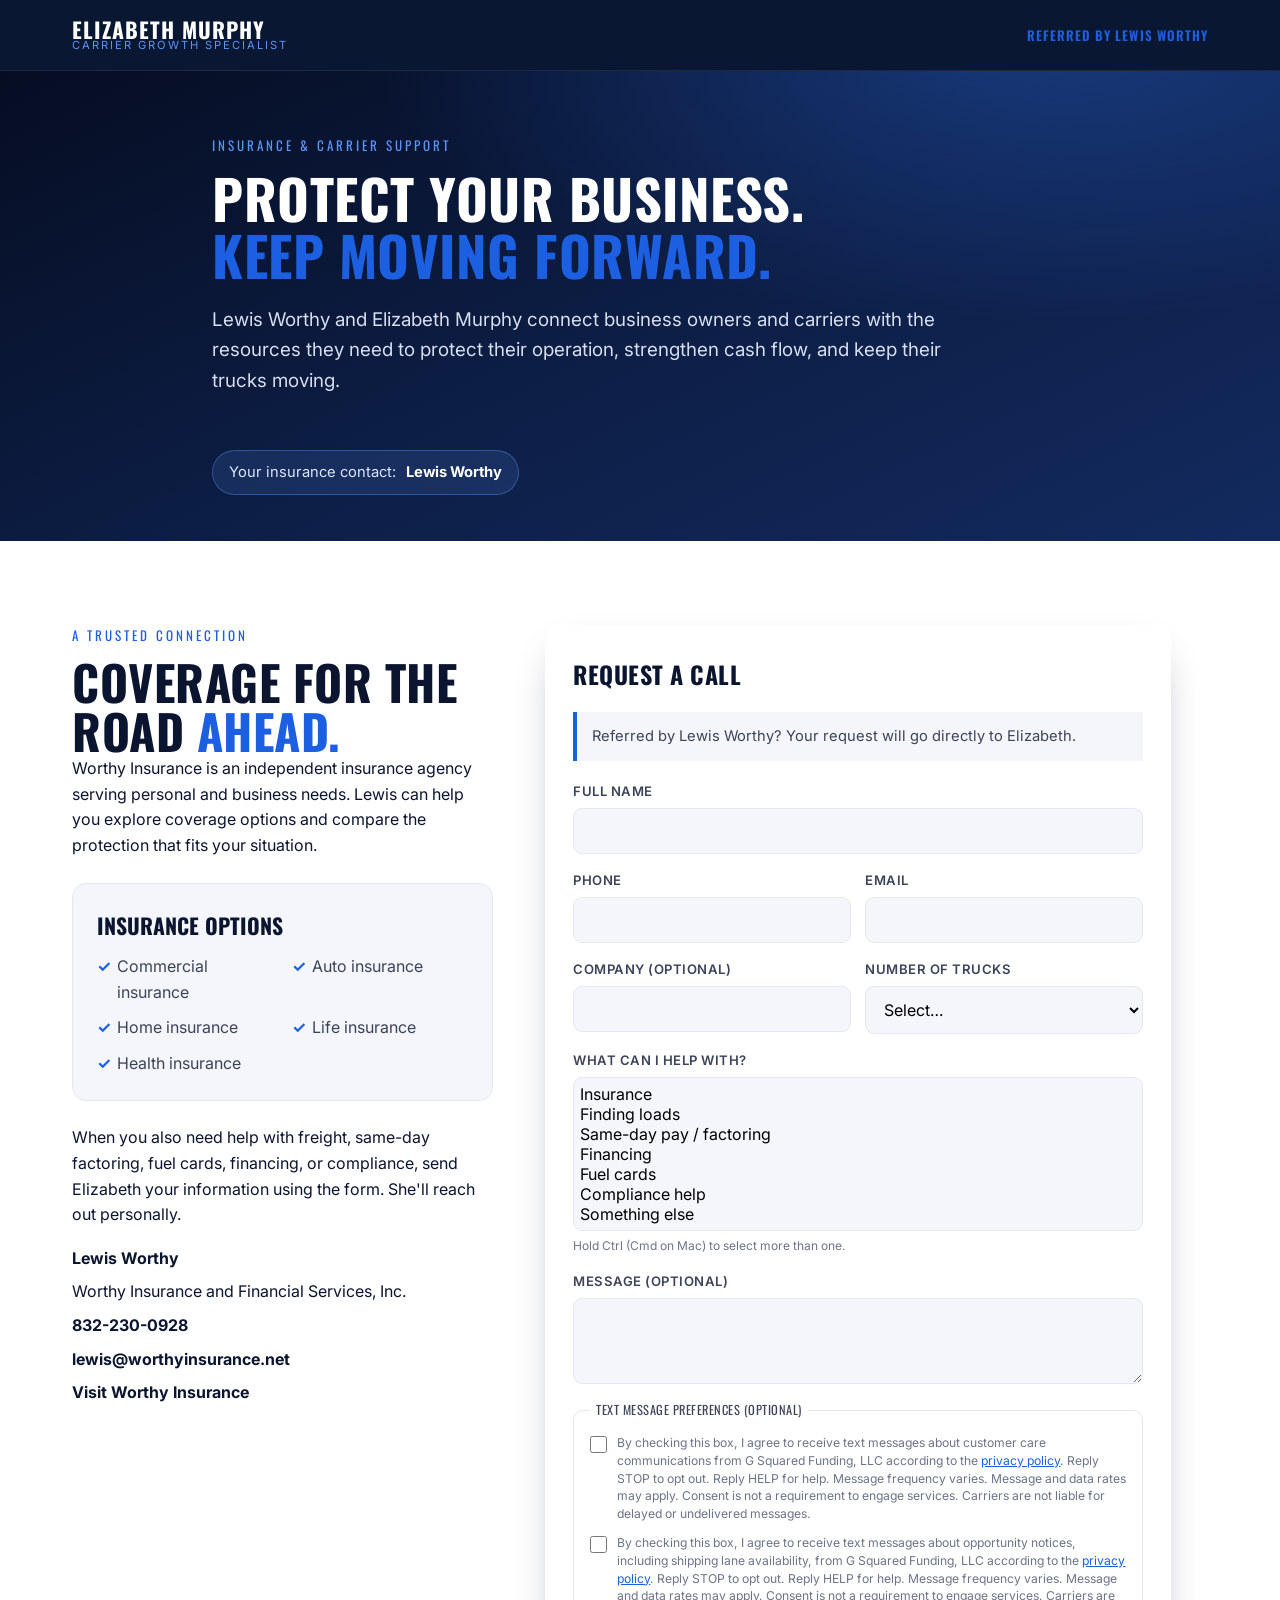
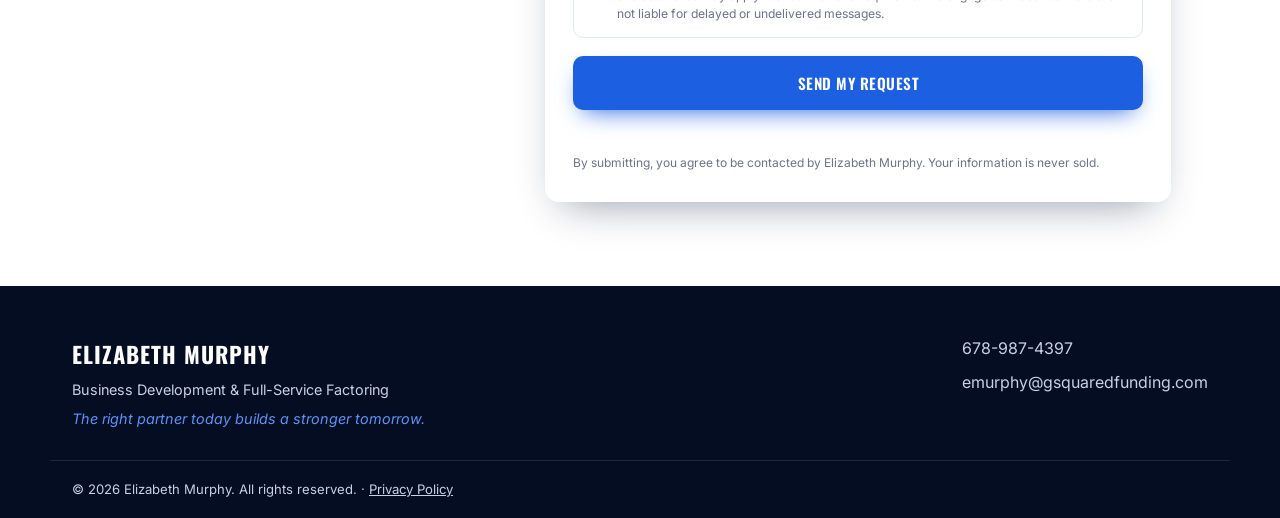
<file: insurance-lewis-worthy.html>
<!DOCTYPE html>
<html lang="en">
<head>
  <meta charset="UTF-8" />
  <meta name="viewport" content="width=device-width, initial-scale=1.0" />
  <title>Insurance | Elizabeth Murphy &amp; Lewis Worthy</title>
  <meta name="description" content="Insurance resources for carriers referred by Lewis Worthy. Request a call from Elizabeth Murphy for factoring, loads, fuel, financing, and carrier support." />
  <meta name="robots" content="noindex, nofollow, noarchive" />
  <link rel="preconnect" href="https://fonts.googleapis.com" />
  <link rel="preconnect" href="https://fonts.gstatic.com" crossorigin />
  <link href="https://fonts.googleapis.com/css2?family=Oswald:wght@500;600;700&amp;family=Inter:wght@400;500;600;700&amp;display=swap" rel="stylesheet" />
  <link rel="stylesheet" href="styles.css" />
  <style>
    .insurance-nav-note {
      color: var(--blue-500); font-family: var(--head); font-size: .82rem;
      font-weight: 600; letter-spacing: .08em; text-transform: uppercase;
    }
    .insurance-hero { padding-bottom: 46px; }
    .insurance-hero-inner { max-width: 900px; }
    .insurance-hero .hero-lead { max-width: 760px; }
    .partner-line {
      display: inline-flex; align-items: center; gap: 10px; margin-top: 24px;
      padding: 10px 16px; border: 1px solid rgba(91,147,247,.38); border-radius: 999px;
      color: #dbe6ff; background: rgba(91,147,247,.14); font-size: .92rem;
    }
    .partner-line strong { color: #fff; }
    .insurance-grid { display: grid; grid-template-columns: .92fr 1.08fr; gap: 52px; align-items: start; }
    .insurance-card {
      margin: 24px 0; padding: 24px; border: 1px solid var(--gray-200);
      border-radius: var(--radius); background: var(--gray-100);
    }
    .insurance-card h3 { margin-bottom: 12px; font-family: var(--head); font-size: 1.35rem; text-transform: uppercase; }
    .coverage-list { display: grid; grid-template-columns: 1fr 1fr; gap: 10px 18px; list-style: none; }
    .coverage-list li { position: relative; padding-left: 20px; color: var(--gray-700); }
    .coverage-list li::before { content: "✓"; position: absolute; left: 0; color: var(--blue-500); font-weight: 700; }
    .partner-contact { display: grid; gap: 8px; margin-top: 18px; }
    .partner-contact a { color: var(--ink); font-weight: 700; }
    .partner-contact a:hover { color: var(--blue-500); }
    .referral-note {
      margin-bottom: 20px; padding: 13px 15px; border-left: 4px solid var(--blue-500);
      background: var(--gray-100); color: var(--gray-700); font-size: .92rem;
    }
    .lead-form { scroll-margin-top: 100px; }
    @media (max-width: 900px) { .insurance-grid { grid-template-columns: 1fr; gap: 36px; } }
    @media (max-width: 560px) {
      .insurance-nav-note { font-size: .7rem; text-align: right; }
      .coverage-list { grid-template-columns: 1fr; }
      .insurance-card { padding: 20px; }
    }
  </style>
</head>
<body>
  <header class="nav" id="top">
    <div class="container nav-inner">
      <a href="index.html" class="brand" aria-label="Roll With Liz home">
        <span class="brand-name">ELIZABETH MURPHY</span>
        <span class="brand-sub">Carrier Growth Specialist</span>
      </a>
      <span class="insurance-nav-note">Referred by Lewis Worthy</span>
      <a href="tel:6789874397" class="nav-phone">678-987-4397</a>
    </div>
  </header>

  <main>
    <section class="page-hero insurance-hero">
      <div class="container insurance-hero-inner">
        <p class="kicker">INSURANCE &amp; CARRIER SUPPORT</p>
        <h1>Protect your business.<br /><span class="hl">Keep moving forward.</span></h1>
        <p class="hero-lead">
          Lewis Worthy and Elizabeth Murphy connect business owners and carriers with the resources
          they need to protect their operation, strengthen cash flow, and keep their trucks moving.
        </p>
        <div class="partner-line">Your insurance contact: <strong>Lewis Worthy</strong></div>
      </div>
    </section>

    <section class="section">
      <div class="container insurance-grid">
        <div>
          <p class="section-kicker">A TRUSTED CONNECTION</p>
          <h2 class="section-title">Coverage for the road <span class="hl">ahead.</span></h2>
          <p>
            Worthy Insurance is an independent insurance agency serving personal and business needs.
            Lewis can help you explore coverage options and compare the protection that fits your situation.
          </p>

          <div class="insurance-card">
            <h3>Insurance options</h3>
            <ul class="coverage-list">
              <li>Commercial insurance</li>
              <li>Auto insurance</li>
              <li>Home insurance</li>
              <li>Life insurance</li>
              <li>Health insurance</li>
            </ul>
          </div>

          <p>
            When you also need help with freight, same-day factoring, fuel cards, financing, or compliance,
            send Elizabeth your information using the form. She'll reach out personally.
          </p>

          <div class="partner-contact" aria-label="Lewis Worthy contact information">
            <strong>Lewis Worthy</strong>
            <span>Worthy Insurance and Financial Services, Inc.</span>
            <a href="tel:8322300928">832-230-0928</a>
            <a href="mailto:lewis@worthyinsurance.net">lewis@worthyinsurance.net</a>
            <a href="http://www.worthyinsurance.net/" target="_blank" rel="noopener noreferrer">Visit Worthy Insurance</a>
          </div>
        </div>

        <form class="lead-form" id="leadForm" novalidate>
          <input type="hidden" name="referralSource" value="Lewis Worthy — Worthy Insurance" />
          <input type="hidden" name="campaign" value="Insurance referral page" />
          <h3>Request a Call</h3>
          <p class="referral-note">Referred by Lewis Worthy? Your request will go directly to Elizabeth.</p>
          <div class="field">
            <label for="name">Full Name</label>
            <input type="text" id="name" name="name" autocomplete="name" required />
          </div>
          <div class="row">
            <div class="field">
              <label for="phone">Phone</label>
              <input type="tel" id="phone" name="phone" autocomplete="tel" required />
            </div>
            <div class="field">
              <label for="email">Email</label>
              <input type="email" id="email" name="email" autocomplete="email" />
            </div>
          </div>
          <div class="row">
            <div class="field">
              <label for="company">Company (optional)</label>
              <input type="text" id="company" name="company" autocomplete="organization" />
            </div>
            <div class="field">
              <label for="trucks">Number of Trucks</label>
              <select id="trucks" name="trucks">
                <option value="">Select…</option>
                <option>1</option>
                <option>2–5</option>
                <option>6–15</option>
                <option>16+</option>
              </select>
            </div>
          </div>
          <div class="field">
            <label for="interest">What can I help with?</label>
            <select id="interest" name="interest" multiple size="7" class="multi">
              <option>Insurance</option>
              <option>Finding loads</option>
              <option>Same-day pay / factoring</option>
              <option>Financing</option>
              <option>Fuel cards</option>
              <option>Compliance help</option>
              <option>Something else</option>
            </select>
            <small class="hint">Hold Ctrl (Cmd on Mac) to select more than one.</small>
          </div>
          <div class="field">
            <label for="message">Message (optional)</label>
            <textarea id="message" name="message" rows="3"></textarea>
          </div>

          <fieldset class="consent">
            <legend>Text message preferences (optional)</legend>
            <label class="consent-item">
              <input type="checkbox" name="smsCustomerCare" value="Yes" />
              <span>By checking this box, I agree to receive text messages about customer care
              communications from G Squared Funding, LLC according to the
              <a href="https://gsquaredfunding.com/privacy-policy" target="_blank" rel="noopener">privacy policy</a>.
              Reply STOP to opt out. Reply HELP for help. Message frequency varies. Message and data
              rates may apply. Consent is not a requirement to engage services. Carriers are not liable
              for delayed or undelivered messages.</span>
            </label>
            <label class="consent-item">
              <input type="checkbox" name="smsOpportunityNotices" value="Yes" />
              <span>By checking this box, I agree to receive text messages about opportunity notices,
              including shipping lane availability, from G Squared Funding, LLC according to the
              <a href="https://gsquaredfunding.com/privacy-policy" target="_blank" rel="noopener">privacy policy</a>.
              Reply STOP to opt out. Reply HELP for help. Message frequency varies. Message and data
              rates may apply. Consent is not a requirement to engage services. Carriers are not liable
              for delayed or undelivered messages.</span>
            </label>
          </fieldset>

          <button type="submit" class="btn btn-primary btn-block">Send My Request</button>
          <p class="form-status" id="leadStatus" role="status" aria-live="polite"></p>
          <p class="form-fineprint">By submitting, you agree to be contacted by Elizabeth Murphy. Your information is never sold.</p>
        </form>
      </div>
    </section>
  </main>

  <footer class="footer">
    <div class="container footer-inner">
      <div class="footer-brand">
        <span class="brand-name">ELIZABETH MURPHY</span>
        <p>Business Development &amp; Full-Service Factoring</p>
        <p class="footer-tag">The right partner today builds a stronger tomorrow.</p>
      </div>
      <div class="footer-contact">
        <a href="tel:6789874397">678-987-4397</a>
        <a href="mailto:emurphy@gsquaredfunding.com">emurphy@gsquaredfunding.com</a>
      </div>
    </div>
    <div class="footer-bottom container">
      <span>&copy; <span id="year"></span> Elizabeth Murphy. All rights reserved. &middot; <a href="https://gsquaredfunding.com/privacy-policy" target="_blank" rel="noopener" class="footer-privacy">Privacy Policy</a></span>
    </div>
  </footer>

  <a href="tel:6789874397" class="fab-call" aria-label="Call Elizabeth">📞</a>
  <script src="script.js"></script>
</body>
</html>
</file>
<file: styles.css>
/* ============================================================
   Elizabeth Murphy — Carrier Growth Site
   Palette derived from the navy / electric-blue flyers
   ============================================================ */

:root {
  --navy-900: #050d22;
  --navy-800: #0a1733;
  --navy-700: #0d1f47;
  --navy-600: #122a5e;
  --blue-500: #1c5fe0;
  --blue-400: #2f74f0;
  --blue-300: #5b93f7;
  --ink: #0b1530;
  --gray-700: #3b4458;
  --gray-500: #6b7488;
  --gray-200: #e3e8f2;
  --gray-100: #f4f6fb;
  --white: #ffffff;
  --radius: 14px;
  --shadow: 0 18px 40px -18px rgba(8, 22, 56, 0.45);
  --maxw: 1180px;
  --head: "Oswald", "Arial Narrow", "Impact", sans-serif;
  --body: "Inter", -apple-system, BlinkMacSystemFont, "Segoe UI", Roboto, sans-serif;
}

* { box-sizing: border-box; margin: 0; padding: 0; }

html { scroll-behavior: smooth; }

body {
  font-family: var(--body);
  color: var(--ink);
  background: var(--white);
  line-height: 1.6;
  -webkit-font-smoothing: antialiased;
}

.container { width: 100%; max-width: var(--maxw); margin: 0 auto; padding: 0 22px; }

a { color: inherit; text-decoration: none; }
img { max-width: 100%; display: block; }

/* ---------- Buttons ---------- */
.btn {
  display: inline-block;
  font-family: var(--head);
  font-weight: 600;
  letter-spacing: 0.5px;
  text-transform: uppercase;
  font-size: 0.95rem;
  padding: 14px 26px;
  border-radius: 10px;
  border: 2px solid transparent;
  cursor: pointer;
  transition: transform 0.15s ease, background 0.15s ease, box-shadow 0.15s ease;
  text-align: center;
}
.btn:hover { transform: translateY(-2px); }
.btn-primary { background: var(--blue-500); color: #fff; box-shadow: 0 10px 24px -10px var(--blue-500); }
.btn-primary:hover { background: var(--blue-400); }
.btn-ghost { background: transparent; color: #fff; border-color: rgba(255,255,255,0.5); }
.btn-ghost:hover { border-color: #fff; background: rgba(255,255,255,0.08); }
.btn-block { width: 100%; }
.btn-small { padding: 9px 16px; font-size: 0.8rem; background: var(--blue-500); color: #fff; }
.btn-danger { background: #c0392b; }

.hl { color: var(--blue-500); }
.hl-light { color: var(--blue-300); }

/* ---------- Nav ---------- */
.nav {
  position: sticky; top: 0; z-index: 50;
  background: var(--navy-800);
  border-bottom: 1px solid rgba(255,255,255,0.08);
}
.nav-inner { display: flex; align-items: center; gap: 18px; min-height: 70px; }
.brand { display: flex; flex-direction: column; line-height: 1.05; margin-right: auto; }
.brand-name { font-family: var(--head); font-weight: 700; color: #fff; font-size: 1.35rem; letter-spacing: 1px; }
.brand-sub { color: var(--blue-300); font-size: 0.7rem; letter-spacing: 2px; text-transform: uppercase; }
.nav-links { display: flex; align-items: center; gap: 26px; }
.nav-links a { color: #d6ddef; font-weight: 500; font-size: 0.95rem; }
.nav-links a:hover { color: #fff; }
.nav-cta { background: var(--blue-500); color: #fff !important; padding: 9px 18px; border-radius: 8px; font-family: var(--head); text-transform: uppercase; letter-spacing: 0.5px; }
.nav-cta:hover { background: var(--blue-400); }
.nav-phone { display: none; color: #fff; font-family: var(--head); font-size: 1.1rem; }
.nav-toggle { display: none; flex-direction: column; gap: 5px; background: none; border: 0; cursor: pointer; padding: 6px; }
.nav-toggle span { width: 26px; height: 3px; background: #fff; border-radius: 2px; transition: 0.25s; }

/* ---------- Hero ---------- */
.hero {
  position: relative;
  background:
    radial-gradient(1100px 500px at 80% -10%, rgba(47,116,240,0.35), transparent 60%),
    linear-gradient(155deg, var(--navy-900) 0%, var(--navy-700) 55%, var(--navy-600) 100%);
  color: #fff;
  overflow: hidden;
}
.hero::after {
  content: "";
  position: absolute; right: -120px; top: 0; bottom: 0; width: 55%;
  background: linear-gradient(110deg, transparent, rgba(28,95,224,0.18));
  transform: skewX(-12deg);
  pointer-events: none;
}
.hero-inner {
  position: relative; z-index: 2;
  display: grid; grid-template-columns: 1.45fr 0.55fr; gap: 40px;
  padding: 84px 22px 0;
  align-items: center;
}
/* Elizabeth standing next to the headline */
.hero-figure-wrap { align-self: end; justify-self: center; }
.hero-figure {
  display: block; width: auto; height: clamp(360px, 44vw, 560px);
  filter: drop-shadow(0 22px 36px rgba(0,0,0,0.55));
}
.kicker { font-family: var(--head); letter-spacing: 3px; color: var(--blue-300); font-size: 0.82rem; margin-bottom: 14px; }
.hero h1 {
  font-family: var(--head); font-weight: 700; text-transform: uppercase;
  font-size: clamp(2.6rem, 6vw, 4.6rem); line-height: 0.98; letter-spacing: 0.5px;
}
.hero h1 .hl { color: var(--blue-300); }
.hero-lead { margin: 22px 0 30px; font-size: 1.18rem; max-width: 560px; color: #d7deef; }
.hero-lead strong { color: #fff; }
.hero-actions { display: flex; gap: 14px; flex-wrap: wrap; }

.hero-stats { grid-column: 1 / -1; display: grid; grid-template-columns: repeat(4, 1fr); gap: 16px; padding-bottom: 72px; }
.stat {
  background: rgba(255,255,255,0.06);
  border: 1px solid rgba(91,147,247,0.25);
  border-radius: var(--radius); padding: 22px 18px;
  backdrop-filter: blur(4px);
}
.stat-num { font-family: var(--head); font-weight: 700; font-size: 2.6rem; color: var(--blue-300); display: block; line-height: 1; }
.stat-label { font-size: 0.86rem; color: #c7d0e6; display: block; margin-top: 8px; }

/* ---------- Business card strip ---------- */
.cardstrip-inner { text-align: center; }
.cardstrip .section-kicker,
.cardstrip .section-title { text-align: center; }
.cardstrip .section-title { margin: 0 auto 32px; }
.business-card {
  width: 100%; max-width: 540px; margin: 0 auto;
  border-radius: 16px; box-shadow: var(--shadow);
  border: 1px solid rgba(91,147,247,0.3);
}

/* ---------- Trust bar ---------- */
.trustbar { background: var(--blue-500); color: #fff; }
.trustbar-inner {
  display: flex; align-items: center; justify-content: center; flex-wrap: wrap;
  gap: 14px; padding: 14px 22px;
  font-family: var(--head); letter-spacing: 1.5px; font-size: 0.85rem; text-transform: uppercase;
}
.trustbar .dot { opacity: 0.6; }

/* ---------- Sections ---------- */
.section { padding: 84px 0; }
.section-dark { background: linear-gradient(160deg, var(--navy-800), var(--navy-700)); color: #fff; }
.section-tint { background: var(--gray-100); }
.section-kicker { font-family: var(--head); letter-spacing: 3px; color: var(--blue-500); font-size: 0.82rem; margin-bottom: 12px; }
.section-kicker.light { color: var(--blue-300); }
.section-title {
  font-family: var(--head); font-weight: 700; text-transform: uppercase;
  font-size: clamp(1.9rem, 4vw, 3rem); line-height: 1.02; letter-spacing: 0.5px; max-width: 900px;
}
.section-title.light { color: #fff; }
.section-intro { max-width: 720px; margin-top: 18px; color: var(--gray-700); font-size: 1.08rem; }
.section-dark .section-intro { color: #c7d0e6; }

/* ---------- Service cards ---------- */
.cards { display: grid; grid-template-columns: repeat(3, 1fr); gap: 22px; margin-top: 46px; }
.card {
  background: #fff; border: 1px solid var(--gray-200); border-radius: var(--radius);
  padding: 30px 26px; box-shadow: var(--shadow);
  transition: transform 0.18s ease, border-color 0.18s ease;
}
.card:hover { transform: translateY(-5px); border-color: var(--blue-300); }
.card-icon {
  width: 56px; height: 56px; border-radius: 50%;
  background: linear-gradient(150deg, var(--blue-500), var(--navy-700));
  display: flex; align-items: center; justify-content: center;
  font-size: 1.6rem; margin-bottom: 18px;
}
.card h3 { font-family: var(--head); font-weight: 600; text-transform: uppercase; font-size: 1.25rem; letter-spacing: 0.5px; margin-bottom: 8px; }
.card p { color: var(--gray-700); }
.card-link {
  display: inline-block; margin-top: 14px; font-family: var(--head); font-weight: 600;
  text-transform: uppercase; letter-spacing: 0.5px; font-size: 0.82rem; color: var(--blue-500);
}
.card-link:hover { color: var(--navy-700); }

/* ---------- About ---------- */
.about-grid { display: grid; grid-template-columns: 0.9fr 1.1fr; gap: 56px; align-items: center; }
.about-photo { position: relative; max-width: 360px; }
.about-photo-frame {
  position: relative; aspect-ratio: 1/1; border-radius: 50%;
  background: linear-gradient(150deg, var(--blue-400), var(--navy-700));
  border: 6px solid rgba(91,147,247,0.35); overflow: hidden;
  display: flex; align-items: center; justify-content: center;
}
.about-photo-frame img { width: 100%; height: 100%; object-fit: cover; }
.photo-medal { display: none; width: 84%; height: 84%; filter: drop-shadow(0 8px 16px rgba(0,0,0,0.35)); }
.about-photo-frame.no-photo { background: linear-gradient(150deg, #16306b, var(--navy-800)); }
.about-photo-frame.no-photo .photo-medal { display: block; }
.medal-arc { font-family: var(--head); font-weight: 700; font-size: 15px; letter-spacing: 1px; }
.medal-count { font-family: var(--head); font-weight: 700; font-size: 30px; }
/* avoid duplicate award messaging while the medal placeholder is showing */
.about-photo-frame.no-photo ~ .about-badge { display: none; }
.about-badge {
  position: absolute; bottom: 6px; right: -6px;
  background: var(--blue-500); color: #fff; border-radius: 12px;
  padding: 12px 16px; display: flex; align-items: center; gap: 10px; box-shadow: var(--shadow);
}
.badge-num { font-family: var(--head); font-weight: 700; font-size: 2rem; }
.badge-text { font-family: var(--head); font-size: 0.72rem; letter-spacing: 1px; line-height: 1.1; }
.about-copy p { margin-top: 16px; color: #cdd6ea; }
.about-copy p.about-tagline {
  font-family: var(--head); font-size: 1.22rem; font-weight: 600;
  letter-spacing: 0.4px; color: #eaf0fb; margin-top: 14px;
}
.about-copy p.about-tagline .hl { color: var(--blue-300); }
.section-dark .about-copy p { color: #cdd6ea; }
.about-copy p strong { color: #fff; }
.about-copy .btn { margin-top: 26px; }

/* ---------- Value ---------- */
.value-grid { display: grid; grid-template-columns: repeat(2, 1fr); gap: 26px; margin-top: 44px; }
.value-item { border-left: 4px solid var(--blue-500); padding: 6px 0 6px 20px; }
.value-item h4 { font-family: var(--head); font-weight: 600; text-transform: uppercase; font-size: 1.15rem; letter-spacing: 0.5px; }
.value-item p { color: var(--gray-700); margin-top: 6px; }

/* ---------- Stories ---------- */
.stories { display: grid; grid-template-columns: repeat(3, 1fr); gap: 22px; margin-top: 46px; }
.story {
  background: #fff; border-radius: var(--radius); padding: 28px 26px;
  box-shadow: var(--shadow); border-top: 5px solid var(--blue-500);
}
.story blockquote { font-size: 1.05rem; color: var(--ink); font-style: italic; }
.story blockquote::before { content: "\201C"; font-family: var(--head); color: var(--blue-300); font-size: 2.4rem; line-height: 0; vertical-align: -0.4em; margin-right: 4px; }
.story figcaption { margin-top: 18px; display: flex; flex-direction: column; }
.story-name { font-family: var(--head); font-weight: 600; text-transform: uppercase; letter-spacing: 0.5px; }
.story-role { color: var(--blue-500); font-size: 0.85rem; }

/* ---------- Referral / CTA ---------- */
.section-cta {
  background:
    radial-gradient(900px 400px at 15% 0%, rgba(47,116,240,0.3), transparent 60%),
    linear-gradient(155deg, var(--navy-900), var(--navy-700));
  color: #fff;
}
.referral-inner { display: grid; grid-template-columns: 1fr 0.85fr; gap: 50px; align-items: center; }
.referral-copy p { margin-top: 16px; color: #cdd6ea; }
.referral-copy strong { color: #fff; }
.referral-points { list-style: none; margin-top: 22px; display: grid; gap: 12px; }
.referral-points li { padding-left: 30px; position: relative; color: #e2e8f6; }
.referral-points li::before { content: "✓"; position: absolute; left: 0; color: var(--blue-300); font-weight: 700; }

/* ---------- Forms ---------- */
.lead-form {
  background: #fff; color: var(--ink); border-radius: var(--radius);
  padding: 30px 28px; box-shadow: var(--shadow);
}
.lead-form h3 { font-family: var(--head); font-weight: 700; text-transform: uppercase; font-size: 1.5rem; margin-bottom: 18px; letter-spacing: 0.5px; }
.field { margin-bottom: 16px; display: flex; flex-direction: column; }
.field label { font-size: 0.82rem; font-weight: 600; color: var(--gray-700); margin-bottom: 6px; text-transform: uppercase; letter-spacing: 0.5px; }
.field input, .field select, .field textarea {
  font-family: var(--body); font-size: 1rem; padding: 12px 14px;
  border: 1px solid var(--gray-200); border-radius: 9px; background: var(--gray-100);
  transition: border-color 0.15s ease, background 0.15s ease;
}
.field input:focus, .field select:focus, .field textarea:focus {
  outline: none; border-color: var(--blue-500); background: #fff;
  box-shadow: 0 0 0 3px rgba(28,95,224,0.12);
}
.field .multi { padding: 6px; }
.field .hint { color: var(--gray-500); font-size: 0.75rem; margin-top: 5px; text-transform: none; letter-spacing: 0; }
.row { display: grid; grid-template-columns: 1fr 1fr; gap: 14px; }

/* ---------- Consent checkboxes ---------- */
.consent {
  border: 1px solid var(--gray-200); border-radius: 10px;
  padding: 14px 16px; margin: 0 0 18px; display: grid; gap: 12px;
}
.consent legend {
  font-family: var(--head); text-transform: uppercase; letter-spacing: 0.5px;
  font-size: 0.78rem; color: var(--gray-700); padding: 0 6px;
}
.consent-item {
  display: grid; grid-template-columns: auto 1fr; gap: 10px; align-items: start;
  font-size: 0.76rem; line-height: 1.45; color: var(--gray-500); cursor: pointer;
}
.consent-item input[type="checkbox"] {
  width: 17px; height: 17px; margin-top: 2px; accent-color: var(--blue-500); cursor: pointer;
}
.consent-item a { color: var(--blue-500); text-decoration: underline; }
.form-status { margin-top: 12px; font-weight: 600; min-height: 1.2em; }
.form-status.ok { color: #1e8e3e; }
.form-status.err { color: #c0392b; }
.form-fineprint { margin-top: 12px; font-size: 0.75rem; color: var(--gray-500); }

/* ---------- Contact ---------- */
.contact-grid { display: grid; grid-template-columns: 1fr 1fr; gap: 50px; align-items: start; }
.contact-copy > p { margin-top: 16px; color: var(--gray-700); }
.contact-list { list-style: none; margin-top: 26px; display: grid; gap: 16px; }
.contact-list li { display: flex; align-items: center; gap: 14px; font-size: 1.1rem; font-weight: 600; }
.contact-list .ci {
  width: 44px; height: 44px; border-radius: 50%; background: var(--gray-100);
  display: flex; align-items: center; justify-content: center; font-size: 1.2rem;
}
.contact-list a:hover { color: var(--blue-500); }

/* ---------- Footer ---------- */
.footer { background: var(--navy-900); color: #c7d0e6; padding-top: 50px; }
.footer-inner { display: flex; justify-content: space-between; flex-wrap: wrap; gap: 28px; padding-bottom: 30px; }
.footer-brand .brand-name { color: #fff; font-size: 1.4rem; }
.footer-brand p { margin-top: 6px; font-size: 0.9rem; }
.footer-tag { color: var(--blue-300) !important; font-style: italic; }
.footer-contact { display: flex; flex-direction: column; gap: 8px; }
.footer-contact a:hover { color: #fff; }
.footer-bottom {
  border-top: 1px solid rgba(255,255,255,0.1); padding: 18px 22px;
  display: flex; justify-content: space-between; align-items: center; font-size: 0.82rem;
}
.admin-link { background: none; border: 0; color: rgba(199,208,230,0.4); cursor: pointer; font-size: 0.8rem; }
.admin-link:hover { color: #fff; }

/* ---------- Floating call button (mobile) ---------- */
.fab-call {
  display: none; position: fixed; bottom: 20px; right: 20px; z-index: 60;
  width: 58px; height: 58px; border-radius: 50%; background: var(--blue-500);
  color: #fff; font-size: 1.5rem; align-items: center; justify-content: center;
  box-shadow: 0 10px 26px -8px rgba(0,0,0,0.5);
}

/* ---------- Admin modal ---------- */
.modal {
  position: fixed; inset: 0; z-index: 100; background: rgba(5,13,34,0.7);
  display: flex; align-items: center; justify-content: center; padding: 20px;
}
.modal[hidden] { display: none; }
.modal-box {
  background: #fff; border-radius: var(--radius); max-width: 900px; width: 100%;
  max-height: 86vh; overflow: auto; padding: 28px; position: relative;
}
.modal-close { position: absolute; top: 14px; right: 18px; background: none; border: 0; font-size: 1.8rem; cursor: pointer; color: var(--gray-500); }
.modal-box h3 { font-family: var(--head); text-transform: uppercase; font-size: 1.4rem; }
.count { color: var(--blue-500); }
.modal-hint { color: var(--gray-500); font-size: 0.85rem; margin: 4px 0 16px; }
.modal-actions { display: flex; gap: 10px; margin-bottom: 18px; }
.leads-table-wrap { overflow-x: auto; }
.leads-table { width: 100%; border-collapse: collapse; font-size: 0.85rem; }
.leads-table th, .leads-table td { border: 1px solid var(--gray-200); padding: 8px 10px; text-align: left; vertical-align: top; }
.leads-table th { background: var(--gray-100); font-family: var(--head); text-transform: uppercase; letter-spacing: 0.5px; }
.leads-empty { color: var(--gray-500); padding: 20px 0; }

/* ---------- Homepage resource teaser ---------- */
.teaser-grid { display: grid; grid-template-columns: repeat(3, 1fr); gap: 22px; margin-top: 42px; }
.teaser-card {
  display: flex; flex-direction: column; gap: 14px; background: #fff;
  border: 1px solid var(--gray-200); border-radius: var(--radius);
  padding: 28px 26px; box-shadow: var(--shadow); color: inherit;
  transition: transform 0.18s ease, border-color 0.18s ease;
}
.teaser-card:hover { transform: translateY(-5px); border-color: var(--blue-300); }
.teaser-icon {
  width: 54px; height: 54px; border-radius: 12px; flex: none;
  display: flex; align-items: center; justify-content: center; font-size: 1.7rem;
  background: linear-gradient(135deg, var(--blue-500), var(--navy-700));
}
.teaser-card h3 {
  font-family: var(--head); font-weight: 600; text-transform: uppercase;
  font-size: 1.15rem; letter-spacing: 0.3px; line-height: 1.15; flex: 1;
}
.teaser-card .readmore {
  font-family: var(--head); font-weight: 600; text-transform: uppercase;
  letter-spacing: 0.5px; font-size: 0.82rem; color: var(--blue-500);
}
.teaser-cta { text-align: center; margin-top: 38px; }
@media (max-width: 760px) { .teaser-grid { grid-template-columns: 1fr; } }

/* ============================================================
   Blog / Resources
   ============================================================ */
.page-hero {
  background:
    radial-gradient(1100px 500px at 80% -10%, rgba(47,116,240,0.35), transparent 60%),
    linear-gradient(155deg, var(--navy-900) 0%, var(--navy-700) 55%, var(--navy-600) 100%);
  color: #fff; padding: 64px 0 56px;
}
.page-hero .crumb { font-size: 0.8rem; color: #9fb2da; margin-bottom: 12px; }
.page-hero .crumb a { color: #9fb2da; text-decoration: underline; }
.page-hero h1 {
  font-family: var(--head); font-weight: 700; text-transform: uppercase;
  font-size: clamp(2.1rem, 5vw, 3.4rem); line-height: 1.04; letter-spacing: 0.5px; margin-top: 6px;
}
.page-hero .lead { color: #cdd6ea; max-width: 660px; margin-top: 16px; font-size: 1.1rem; }
.nav-links a.active { color: var(--blue-300); }

/* Blog index cards */
.post-grid { display: grid; grid-template-columns: repeat(auto-fit, minmax(300px, 1fr)); gap: 26px; }
.post-card {
  display: flex; flex-direction: column; background: #fff;
  border: 1px solid var(--gray-200); border-radius: var(--radius);
  padding: 0; overflow: hidden; box-shadow: var(--shadow); color: inherit;
  transition: transform 0.18s ease, border-color 0.18s ease, box-shadow 0.18s ease;
}
.post-card:hover { transform: translateY(-6px); border-color: var(--blue-300); box-shadow: 0 28px 52px -22px rgba(8,22,56,0.55); }
.post-banner {
  height: 128px; display: flex; align-items: center; justify-content: center;
  font-size: 3.4rem; line-height: 1; position: relative; overflow: hidden;
  background: linear-gradient(135deg, var(--blue-500), var(--navy-700));
}
.post-banner::after {
  content: ""; position: absolute; inset: 0;
  background-image: repeating-linear-gradient(115deg, rgba(255,255,255,0.07) 0 2px, transparent 2px 24px);
}
.post-banner span { position: relative; z-index: 1; filter: drop-shadow(0 6px 12px rgba(0,0,0,0.35)); transition: transform 0.18s ease; }
.post-card:hover .post-banner span { transform: scale(1.1); }
.post-banner .banner-img { position: absolute; inset: 0; width: 100%; height: 100%; object-fit: cover; z-index: 2; transition: transform 0.25s ease; }
.post-card:hover .post-banner .banner-img { transform: scale(1.05); }
.post-banner.b-teal   { background: linear-gradient(135deg, #17b3c4, #0d2f47); }
.post-banner.b-gold   { background: linear-gradient(135deg, #e0a93b, #5a3a0d); }
.post-banner.b-green  { background: linear-gradient(135deg, #2bb673, #0d3a2b); }
.post-banner.b-orange { background: linear-gradient(135deg, #f0892f, #5a2a0d); }
.post-banner.b-red    { background: linear-gradient(135deg, #e0573b, #4a120d); }
.post-banner.b-purple { background: linear-gradient(135deg, #7a5bf0, #1f0d47); }
.post-banner.b-indigo { background: linear-gradient(135deg, #4a6bf0, #160d47); }
.post-card-body { padding: 24px 26px 30px; display: flex; flex-direction: column; flex: 1; }
.post-cat {
  font-family: var(--head); text-transform: uppercase; letter-spacing: 1.5px;
  font-size: 0.72rem; color: var(--blue-500); margin-bottom: 10px;
}
.post-card h2 {
  font-family: var(--head); font-weight: 600; text-transform: uppercase;
  font-size: 1.35rem; line-height: 1.12; letter-spacing: 0.3px; margin-bottom: 10px;
}
.post-card p { color: var(--gray-700); flex: 1; }
.post-card .readmore {
  margin-top: 16px; font-family: var(--head); font-weight: 600; text-transform: uppercase;
  letter-spacing: 0.5px; font-size: 0.85rem; color: var(--blue-500);
}

/* Article body */
.post-wrap { max-width: 760px; margin: 0 auto; }
.post-meta { color: var(--gray-500); font-size: 0.85rem; margin-bottom: 4px; }
.prose { color: var(--gray-700); font-size: 1.06rem; line-height: 1.75; }
.prose h2 {
  font-family: var(--head); font-weight: 600; text-transform: uppercase; color: var(--ink);
  font-size: 1.45rem; letter-spacing: 0.3px; margin: 36px 0 12px;
}
.prose h3 { font-family: var(--head); font-weight: 600; color: var(--ink); font-size: 1.15rem; margin: 24px 0 8px; }
.prose p { margin-bottom: 16px; }
.prose ul, .prose ol { margin: 0 0 16px 22px; }
.prose li { margin-bottom: 8px; }
.prose strong { color: var(--ink); }
.prose a { color: var(--blue-500); text-decoration: underline; }
.prose blockquote {
  border-left: 4px solid var(--blue-400); background: var(--gray-100);
  padding: 14px 20px; border-radius: 0 10px 10px 0; margin: 0 0 20px; color: var(--ink); font-style: italic;
}
.glossary dt { font-family: var(--head); font-weight: 600; color: var(--ink); font-size: 1.08rem; margin-top: 20px; }
.glossary dd { margin: 4px 0 0; }
.prose .lead-in { font-size: 1.2rem; color: var(--ink); line-height: 1.6; }
.prose .callout {
  border-left: 4px solid var(--blue-400); background: var(--gray-100);
  padding: 16px 20px; border-radius: 0 10px 10px 0; margin: 0 0 22px; color: var(--ink);
}
.prose ul.checklist { list-style: none; margin-left: 0; }
.prose ul.checklist li { position: relative; padding-left: 30px; }
.prose ul.checklist li::before {
  content: "\2713"; position: absolute; left: 0; top: -1px;
  color: var(--blue-500); font-weight: 700; font-size: 1.05rem;
}

/* Post CTA */
.post-cta {
  margin-top: 46px; background: linear-gradient(150deg, var(--blue-500), var(--navy-700));
  color: #fff; border-radius: var(--radius); padding: 34px 30px; text-align: center;
}
.post-cta h3 { font-family: var(--head); text-transform: uppercase; font-size: 1.5rem; margin-bottom: 10px; color: #fff; }
.post-cta p { color: #e7eefc; margin-bottom: 20px; max-width: 540px; margin-left: auto; margin-right: auto; }
.post-cta .btn-primary { color: #fff; text-decoration: none; }

/* ============================================================
   Responsive
   ============================================================ */
@media (max-width: 980px) {
  .hero-inner { grid-template-columns: 1fr; gap: 36px; padding: 60px 22px 70px; }
  .about-grid, .referral-inner, .contact-grid { grid-template-columns: 1fr; gap: 36px; }
  .about-photo { margin: 0 auto; }
  .cards, .stories { grid-template-columns: 1fr 1fr; }
}

@media (max-width: 760px) {
  .nav-links {
    position: fixed; top: 70px; left: 0; right: 0;
    background: var(--navy-800); flex-direction: column; align-items: stretch;
    gap: 0; padding: 10px 22px 22px; transform: translateY(-130%);
    transition: transform 0.3s ease; box-shadow: var(--shadow);
  }
  .nav-links.open { transform: translateY(0); }
  .nav-links a { padding: 14px 0; border-bottom: 1px solid rgba(255,255,255,0.08); }
  .nav-cta { text-align: center; margin-top: 10px; }
  .nav-toggle { display: flex; }
  .nav-phone { display: block; margin-left: auto; }
  .nav-toggle.open span:nth-child(1) { transform: translateY(8px) rotate(45deg); }
  .nav-toggle.open span:nth-child(2) { opacity: 0; }
  .nav-toggle.open span:nth-child(3) { transform: translateY(-8px) rotate(-45deg); }

  .hero-stats { grid-template-columns: 1fr 1fr; }
  .cards, .stories, .value-grid { grid-template-columns: 1fr; }
  .row { grid-template-columns: 1fr; }
  .section { padding: 60px 0; }
  .fab-call { display: flex; }
  .footer-bottom { flex-direction: column; gap: 10px; text-align: center; }
}

@media (max-width: 420px) {
  .hero-stats { grid-template-columns: 1fr; }
  .brand-name { font-size: 1.1rem; }
  .nav-phone { font-size: 0.95rem; }
}


/* ============================================================
   "What I Do For You" — service buttons + Fuel Card visual
   Added: June 2026
   ============================================================ */
:root {
  --gold-500: #f2a52c;
  --gold-400: #ffc35c;
  --gold-bg:  #fff7e6;
}

.svc-row {
  display: grid;
  grid-template-columns: 1.1fr 1fr;
  gap: 48px;
  align-items: center;
  margin-top: 46px;
}

.svc-list { display: flex; flex-direction: column; gap: 14px; }

.svc-btn {
  display: flex; align-items: center; gap: 18px;
  background: #fff;
  border: 1.5px solid var(--gray-200);
  border-radius: var(--radius);
  padding: 20px 24px;
  text-decoration: none;
  color: var(--ink);
  transition: transform .22s ease, border-color .22s ease, box-shadow .22s ease;
  position: relative; overflow: hidden;
  box-shadow: 0 1px 0 rgba(0,0,0,.02);
}
.svc-btn::after {
  content: '→';
  position: absolute; right: 24px; top: 50%; transform: translateY(-50%);
  color: var(--blue-500);
  font-size: 20px; font-weight: 700;
  opacity: 0; transition: opacity .22s ease, right .22s ease;
}
.svc-btn:hover {
  border-color: var(--blue-500);
  transform: translateY(-2px);
  box-shadow: 0 16px 32px rgba(28,95,224,.14);
}
.svc-btn:hover::after { opacity: 1; right: 18px; }

.svc-ico {
  flex: none;
  width: 54px; height: 54px;
  background: linear-gradient(135deg, var(--blue-500), var(--navy-700));
  border-radius: 14px;
  color: #fff; font-size: 24px;
  display: flex; align-items: center; justify-content: center;
  box-shadow: 0 8px 18px rgba(28,95,224,.28);
}
.svc-lbl { flex: 1; min-width: 0; padding-right: 30px; display: block; }
.svc-t {
  display: block;
  font-family: var(--head);
  font-weight: 600;
  color: var(--navy-700);
  font-size: 1.15rem;
  text-transform: uppercase;
  letter-spacing: 0.5px;
  line-height: 1.2;
  margin-bottom: 3px;
}
.svc-s { display: block; color: var(--gray-700); font-size: .92rem; line-height: 1.5; }
.svc-s b { color: var(--navy-700); font-weight: 700; }

/* Featured Fuel Cards button — gold accent */
.svc-btn.featured {
  border-color: rgba(242,165,44,.55);
  background: linear-gradient(180deg, #fff 0%, var(--gold-bg) 100%);
}
.svc-btn.featured .svc-ico {
  background: linear-gradient(135deg, var(--gold-400), var(--gold-500));
  color: #3a2400;
  box-shadow: 0 8px 18px rgba(242,165,44,.32);
}
.svc-btn.featured .svc-s b { color: var(--gold-500); font-weight: 700; }

/* Visual side — phone screenshot with card tilted on top-right corner */
.svc-visual {
  position: relative;
  display: flex; justify-content: center; align-items: center;
  min-height: 560px;
  padding: 0 30px;
}
.svc-phone-img {
  width: 100%;
  max-width: 270px;
  height: auto;
  display: block;
  border-radius: 38px;
  filter: drop-shadow(0 24px 44px rgba(13,31,71,.22));
  position: relative; z-index: 1;
}
.svc-card-img {
  position: absolute;
  top: -10px;
  right: -32px;
  width: 100%;
  max-width: 270px;
  height: auto;
  border-radius: 16px;
  transform: rotate(-10deg);
  filter: drop-shadow(0 20px 36px rgba(0,0,0,.32));
  z-index: 3;
}

.svc-cta-wrap { text-align: center; margin-top: 56px; }

/* Mobile */
@media (max-width: 900px) {
  .svc-row { grid-template-columns: 1fr; gap: 40px; }
  .svc-visual { min-height: 480px; }
  .svc-phone-img { max-width: 230px; }
  .svc-card-img { max-width: 230px; right: -10px; top: -5px; }
  .svc-btn { padding: 18px 20px; }
  .svc-btn::after { display: none; }
  .svc-lbl { padding-right: 0; }
}

.footer-privacy { color: inherit; text-decoration: underline; }
.footer-privacy:hover { color: #fff; }
</file>
